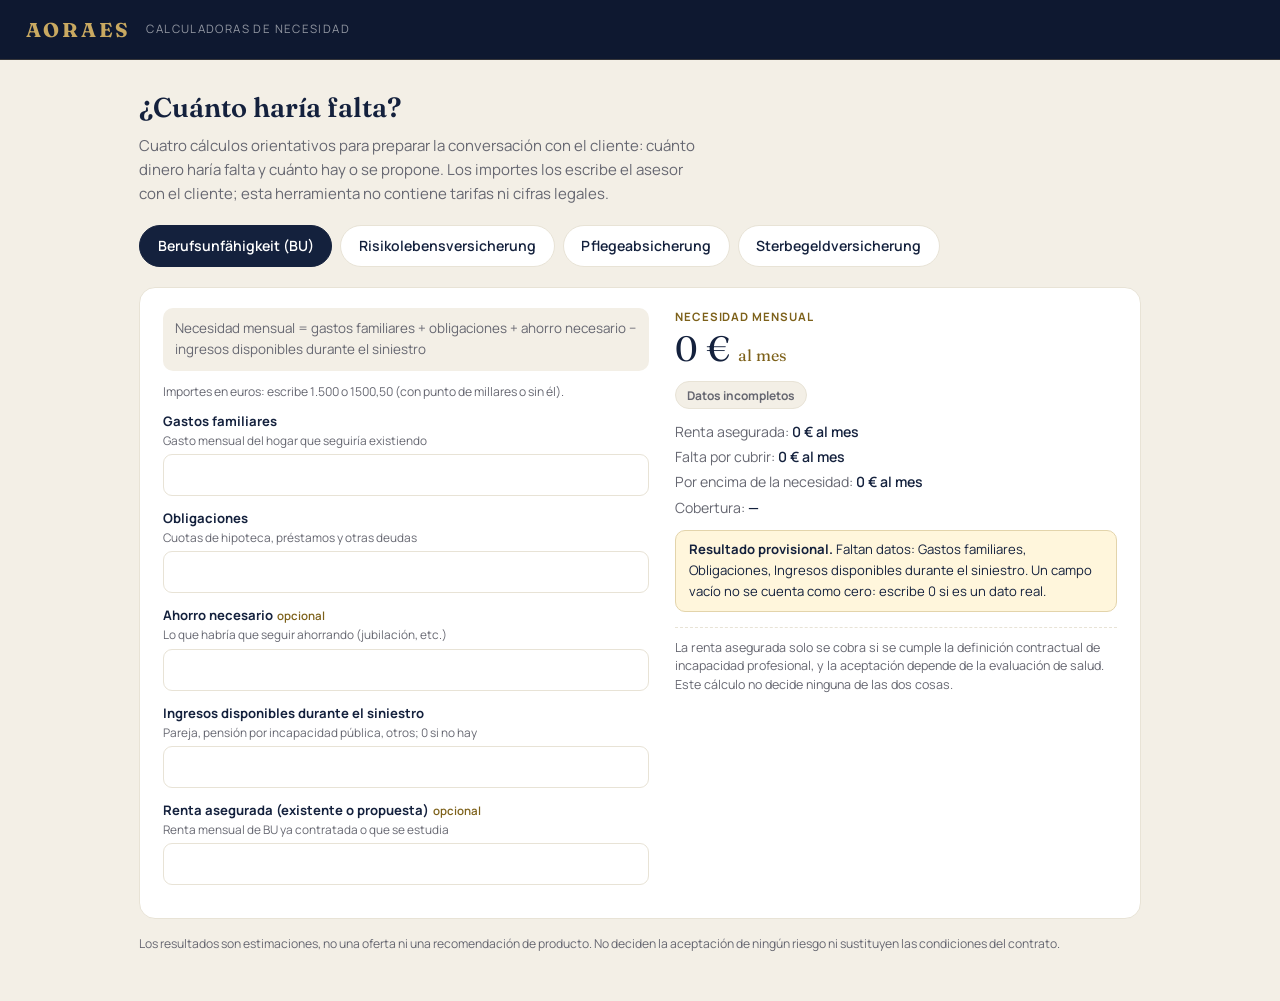
<file: necesidades.html>
<!DOCTYPE html>
<html lang="es">
<head>
<meta charset="UTF-8">
<meta name="viewport" content="width=device-width, initial-scale=1.0">
<meta name="robots" content="noindex, nofollow">
<title>AORAES · Calculadoras de necesidad</title>
<link rel="preload" href="fonts/Fraunces-opsz-wght-latin.woff2" as="font" type="font/woff2" crossorigin>
<link rel="preload" href="fonts/Manrope-wght-latin.woff2" as="font" type="font/woff2" crossorigin>
<link rel="stylesheet" href="fonts/fonts.css">
<link rel="icon" type="image/png" sizes="192x192" href="./icon-192.png">
<meta name="theme-color" content="#14213d">
<style>
*,*::before,*::after{box-sizing:border-box;margin:0;padding:0}
:root{--navy:#14213d;--midnight:#0e1830;--gold:#c9a961;--gold-deep:#a8842f;--gold-text:#7d611a;--gold-soft:#e3d4ab;--cream:#f3efe6;--ink:#14213d;--slate:#666771;--line:#e8e3d6;--clay:#b0473a;--sage:#4f7358;--sage-soft:#eaf2ec;
  --serif:'Fraunces',Georgia,serif;--sans:'Manrope',system-ui,-apple-system,sans-serif}
body{font-family:var(--sans);background:var(--cream);color:var(--ink);font-size:15px;line-height:1.6;-webkit-font-smoothing:antialiased}
@media(prefers-reduced-motion:reduce){*{animation:none!important;transition:none!important}}
.nav{background:var(--midnight);border-bottom:1px solid rgba(196,160,90,.22);display:flex;align-items:center;gap:1rem;padding:.85rem 1.6rem}
.nav b{font-family:var(--serif);font-size:1.25rem;color:var(--gold);letter-spacing:.14em}
.nav span{font-size:.72rem;letter-spacing:.12em;text-transform:uppercase;color:rgba(255,255,255,.55)}
main{max-width:1040px;margin:0 auto;padding:1.6rem 1.2rem 3rem}
h1{font-family:var(--serif);font-size:1.7rem;font-weight:600;margin-bottom:.3rem}
.lede{color:var(--slate);max-width:62ch;margin-bottom:1.2rem}
.tabs{display:flex;flex-wrap:wrap;gap:.5rem;margin-bottom:1.2rem}
.tabs button{font:inherit;font-weight:600;font-size:.88rem;padding:.55rem 1.1rem;border-radius:999px;border:1px solid var(--line);background:#fff;color:var(--ink);cursor:pointer}
.tabs button:hover{border-color:var(--gold)}
.tabs button[aria-selected="true"]{background:var(--navy);border-color:var(--navy);color:#fff}
.card{background:#fff;border:1px solid var(--line);border-radius:16px;padding:1.3rem 1.4rem;margin-bottom:1rem}
.grid{display:grid;grid-template-columns:minmax(0,1.1fr) minmax(0,1fr);gap:1.6rem}
@media(max-width:760px){.grid{grid-template-columns:1fr}}
.formula{font-size:.84rem;color:var(--slate);background:var(--cream);border-radius:10px;padding:.6rem .8rem;margin-bottom:1rem}
.f{display:block;margin-bottom:.75rem}
.f span{display:block;font-size:.82rem;font-weight:700;color:var(--navy)}
.f small{display:block;font-size:.74rem;color:var(--slate);margin-bottom:.2rem}
.f em{font-style:normal;font-size:.72rem;color:var(--gold-text);font-weight:600;margin-left:.3rem}
.f input{width:100%;font:inherit;padding:.5rem .65rem;border:1px solid var(--line);border-radius:9px;background:#fff;text-align:right}
.f input:focus{outline:2px solid var(--gold-deep);outline-offset:1px}
.res-lbl{font-size:.72rem;letter-spacing:.08em;text-transform:uppercase;color:var(--gold-text);font-weight:700}
.res-big{font-family:var(--serif);font-size:2.2rem;line-height:1.1;color:var(--navy);margin:.2rem 0 .6rem}
.res-big small{font-size:1rem;color:var(--gold-text)}
.rows{font-size:.88rem;color:var(--slate);line-height:1.8}
.rows b{color:var(--navy);font-weight:600}
.badge{display:inline-block;font-size:.75rem;font-weight:700;padding:.2rem .7rem;border-radius:999px;border:1px solid var(--line);margin:.2rem 0 .6rem}
.b-insuficiente{background:#fbeeea;border-color:#e7c3ba;color:#7a2f25}
.b-suficiente,.b-superior{background:var(--sage-soft);border-color:#c5d9cb;color:#2f6b45}
.b-sin_necesidad{background:var(--cream);color:var(--slate)}
.prov{background:#fff6dc;border:1px solid var(--gold-soft);border-radius:10px;padding:.55rem .8rem;font-size:.82rem;margin:.6rem 0}
.aviso{font-size:.78rem;color:var(--slate);line-height:1.5;border-top:1px dashed var(--line);padding-top:.7rem;margin-top:.9rem}
.note{font-size:.76rem;color:var(--slate);line-height:1.5}

/* Fase A · UX-06: anillo de foco visible para teclado (doble anillo: se ve sobre fondos claros y oscuros) */
:focus-visible{outline:2px solid #14213d!important;outline-offset:2px;box-shadow:0 0 0 4px #c9a961!important}
</style>
</head>
<body>
<div class="nav"><b>AORAES</b><span>Calculadoras de necesidad</span></div>
<main>
  <h1>¿Cuánto haría falta?</h1>
  <p class="lede">Cuatro cálculos orientativos para preparar la conversación con el cliente: cuánto dinero haría falta y cuánto hay o se propone. Los importes los escribe el asesor con el cliente; esta herramienta no contiene tarifas ni cifras legales.</p>
  <div class="tabs" id="tabs" role="tablist"></div>
  <div class="card" id="calc"></div>
  <p class="note">Los resultados son estimaciones, no una oferta ni una recomendación de producto. No deciden la aceptación de ningún riesgo ni sustituyen las condiciones del contrato.</p>
</main>
<script src="./necesidades.js?v=51254770"></script>
<script>
(function(){
  var VALORES={}, ACTIVA='bu';
  var $=function(id){return document.getElementById(id);};
  var esc=function(s){return String(s==null?'':s).replace(/&/g,'&amp;').replace(/</g,'&lt;').replace(/>/g,'&gt;').replace(/"/g,'&quot;');};
  var eur=function(n){return new Intl.NumberFormat('es-ES',{style:'currency',currency:'EUR',maximumFractionDigits:0,useGrouping:'always'}).format(n);};
  var pct=function(x){return (x*100).toFixed(0)+' %';};
  var ORDEN=['bu','risikoleben','pflege','sterbegeld'];

  function tabs(){ $('tabs').innerHTML=ORDEN.map(function(k){return '<button type="button" role="tab" data-k="'+k+'" aria-selected="'+(k===ACTIVA)+'">'+esc(NEC_CALCULADORAS[k].titulo)+'</button>';}).join(''); }
  function formulario(k){
    var c=NEC_CALCULADORAS[k]; VALORES[k]=VALORES[k]||{};
    return '<div class="grid"><div><div class="formula">'+esc(c.formula)+'</div><div class="note" style="margin:-.2rem 0 .6rem">Importes en euros: escribe 1.500 o 1500,50 (con punto de millares o sin él).</div>'+c.campos.map(function(f){
      var v=VALORES[k][f.k]; return '<label class="f"><span>'+esc(f.l)+(f.opcional?'<em>opcional</em>':'')+'</span><small>'+esc(f.ayuda)+'</small><input type="text" inputmode="decimal" data-f="'+f.k+'" value="'+esc(v==null?'':v)+'" autocomplete="off"></label>';
    }).join('')+'</div><div id="res" aria-live="polite"></div></div>';
  }
  // Con datos obligatorios sin escribir no se afirma ningún estado (un «sin necesidad» con el formulario vacío sería engañoso).
  function insignia(r){ return r.completo?'<span class="badge b-'+r.estado+'">'+esc(NEC_ESTADOS[r.estado])+'</span>':'<span class="badge b-sin_necesidad">Datos incompletos</span>'; }
  function filas(pares){ return '<div class="rows">'+pares.map(function(p){return '<div>'+esc(p[0])+': <b>'+p[1]+'</b></div>';}).join('')+'</div>'; }
  function resultado(k){
    var c=NEC_CALCULADORAS[k], r=c.calcular(VALORES[k]), h='';
    var prov=r.completo?'':'<div class="prov"><b>Resultado provisional.</b> Faltan datos: '+r.faltan.map(function(f){ var o=c.campos.filter(function(x){return x.k===f;})[0]; return esc(o.l); }).join(', ')+'. Un campo vacío no se cuenta como cero: escribe 0 si es un dato real.</div>';
    var inval=(r.invalidos&&r.invalidos.length)?'<div class="prov"><b>Importe no válido.</b> Revisa: '+r.invalidos.map(function(f){ var o=c.campos.filter(function(x){return x.k===f;})[0]; return esc(o?o.l:f); }).join(', ')+'. Escribe solo números, por ejemplo 1.500 o 1500,50; mientras tanto se cuenta como 0.</div>':'';
    var sinPlazo=(k==='sterbegeld'&&r.ahorroCalculable===false)?'<div class="prov">Indica los años de prima o de ahorro para calcular el ahorro mensual.</div>':'';
    if(k==='bu'){
      h='<div class="res-lbl">Necesidad mensual</div><div class="res-big">'+eur(r.necesidad)+' <small>al mes</small></div>'
       +insignia(r)
       +filas([['Renta asegurada',eur(r.rentaAsegurada)+' al mes'],['Falta por cubrir',eur(r.brecha)+' al mes'],['Por encima de la necesidad',eur(r.exceso)+' al mes'],['Cobertura',r.cobertura==null?'—':pct(r.cobertura)]]);
    } else if(k==='risikoleben'){
      h='<div class="res-lbl">Capital necesario</div><div class="res-big">'+eur(r.capitalNecesario)+'</div>'
       +insignia(r)
       +filas([['Obligaciones pendientes',eur(r.obligaciones)],['Necesidades futuras de los supervivientes',eur(r.necesidadesFuturas)],['Recursos disponibles',eur(r.recursos)],['De ellos, seguros existentes',eur(r.cubiertoPorSeguros)]]);
    } else if(k==='pflege'){
      h='<div class="res-lbl">Brecha mensual sin seguro</div><div class="res-big">'+eur(r.brechaSinSeguro)+' <small>al mes</small></div>'
       +insignia(r)
       +filas([['Brecha con la prestación contratada',eur(r.brechaConSeguro)+' al mes'],['Prestación contratada por encima de la brecha',eur(r.exceso)+' al mes'],['Reserva total sin seguro',eur(r.reservaSinSeguro)],['Reserva total con seguro',eur(r.reservaConSeguro)]]);
    } else {
      h='<div class="res-lbl">Capital necesario</div><div class="res-big">'+eur(r.capitalNecesario)+'</div>'
       +insignia(r)
       +filas([['Costes totales estimados',eur(r.costesTotales)],['Reserva ya dedicada',eur(r.reservaDedicada)],['Ahorro mensual para alcanzarlo en el plazo',(r.ahorroCalculable===false?'—':eur(r.ahorroMensualEquivalente)+' al mes')],['Primas totales del seguro en ese plazo',eur(r.primaTotal)]]);
    }
    return h+prov+inval+sinPlazo+'<div class="aviso">'+esc(c.aviso)+'</div>';
  }
  function pintar(){ var el=$('res'); if(el) el.innerHTML=resultado(ACTIVA); }
  function abrir(k){ ACTIVA=k; tabs(); $('calc').innerHTML=formulario(k); pintar(); }
  $('tabs').addEventListener('click',function(e){ var b=e.target.closest('[data-k]'); if(b) abrir(b.getAttribute('data-k')); });
  $('calc').addEventListener('input',function(e){ var k=e.target.getAttribute&&e.target.getAttribute('data-f'); if(!k) return; VALORES[ACTIVA][k]=e.target.value; pintar(); });
  abrir('bu');
})();
</script>
</body>
</html>
</file>
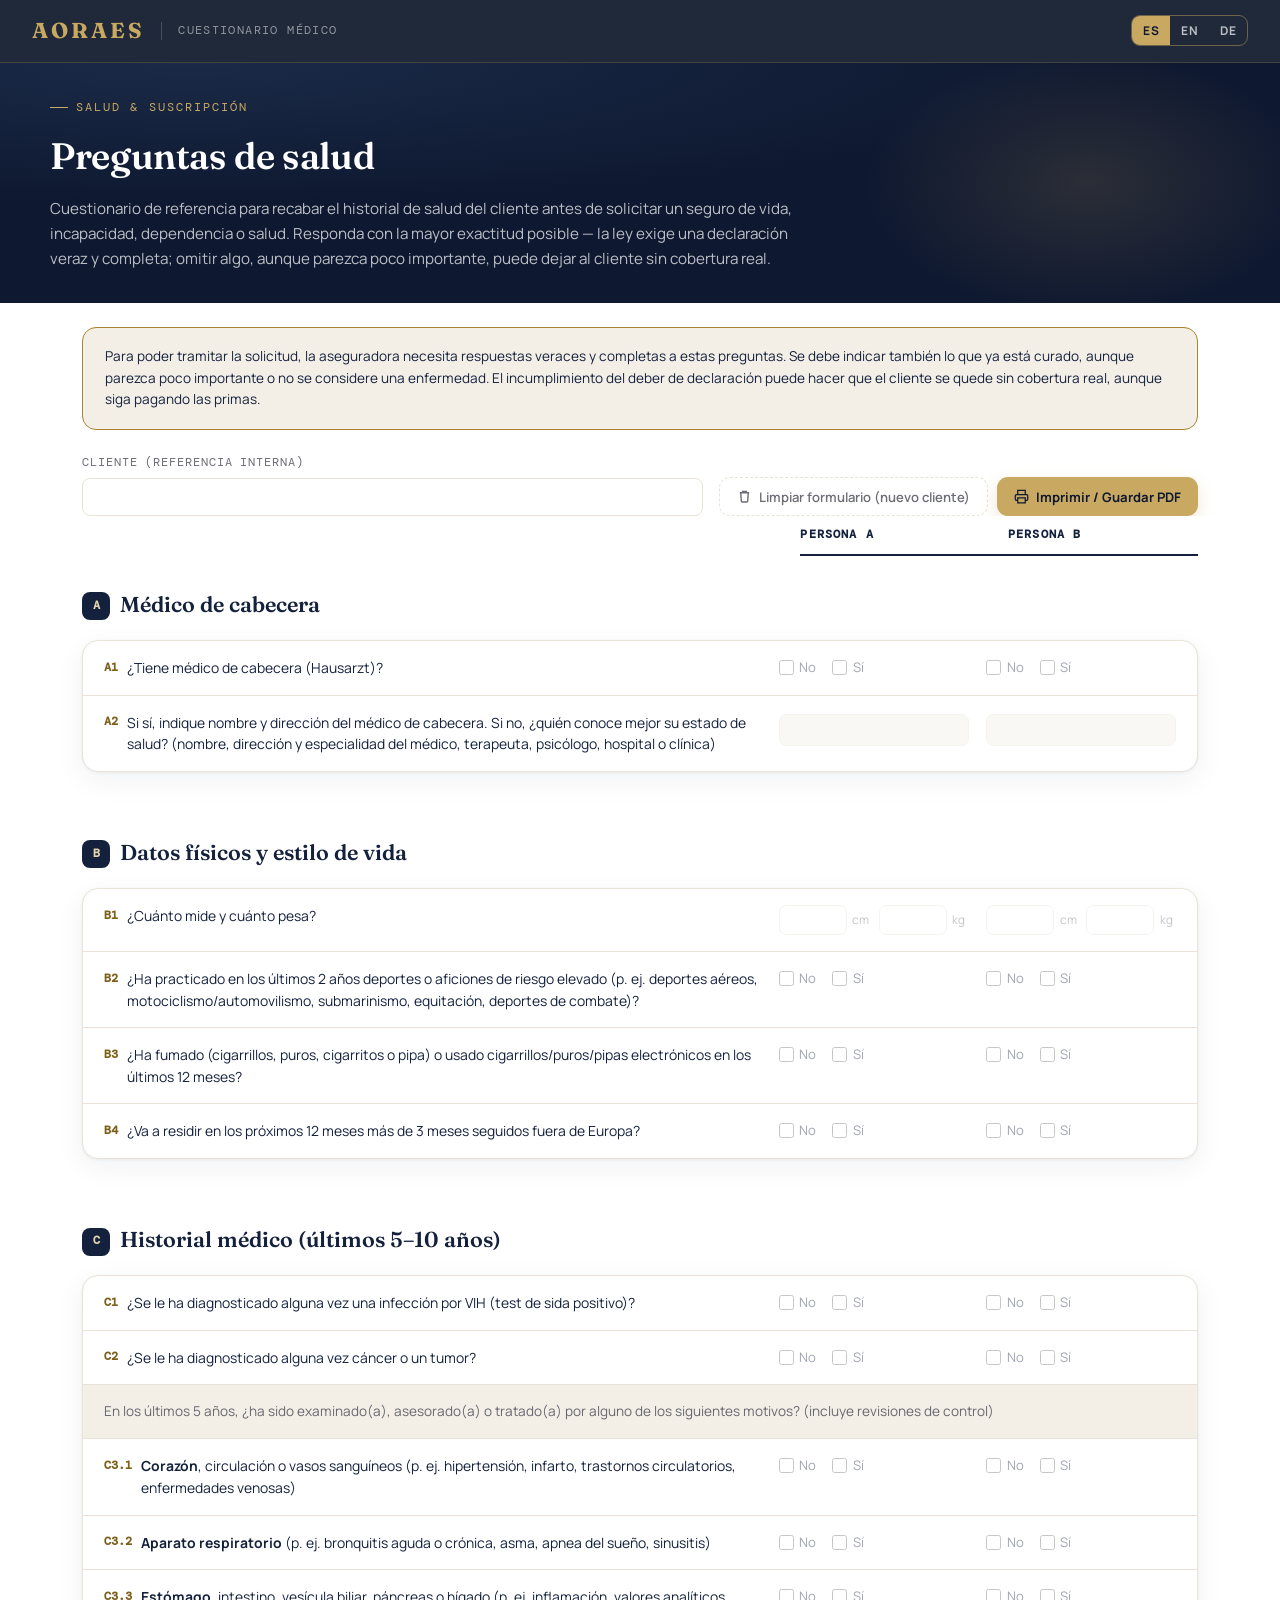
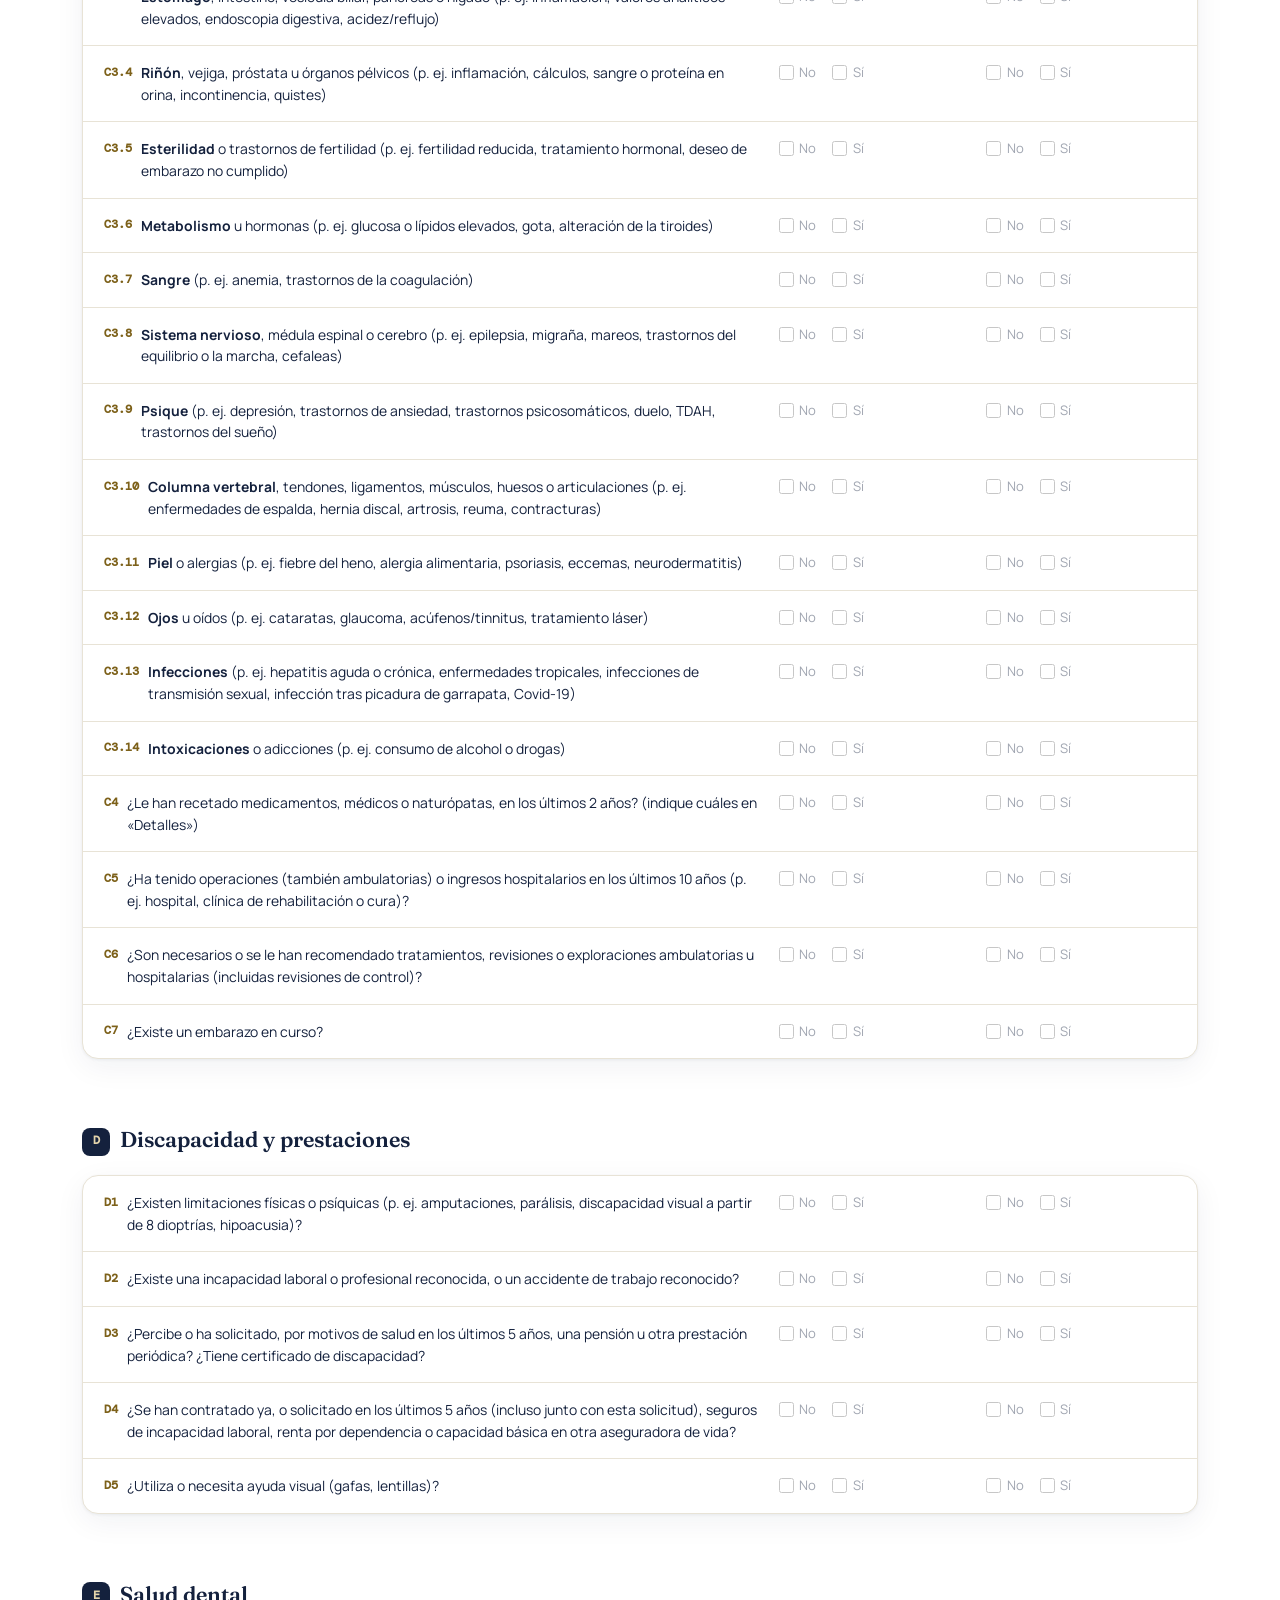
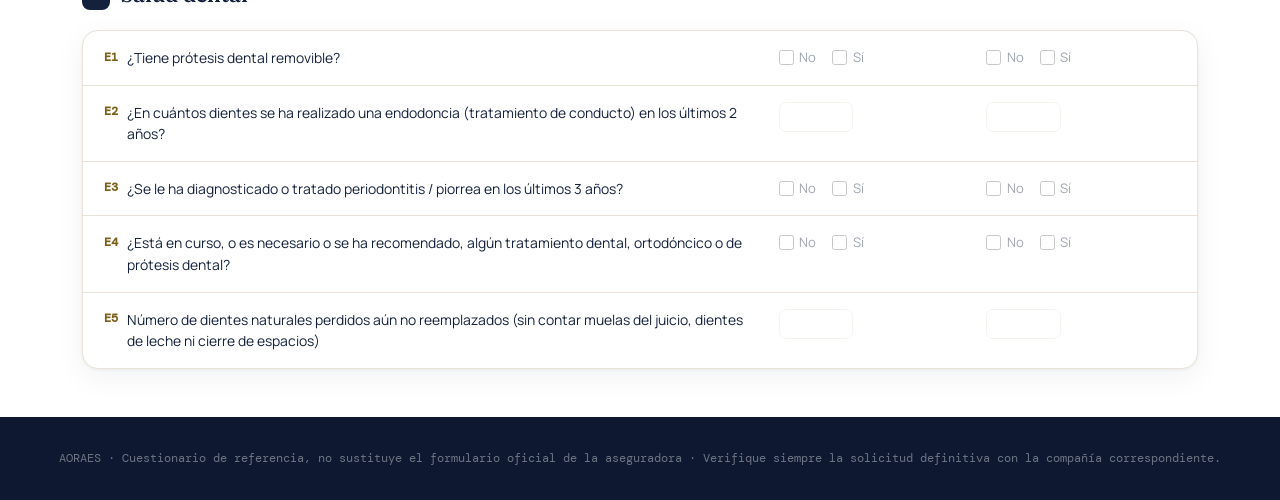
<file: preguntas-medicas.html>
<!DOCTYPE html>
<html lang="es">
<head>
<meta charset="UTF-8">
<meta name="viewport" content="width=device-width, initial-scale=1.0">
<meta name="robots" content="noindex, nofollow">
<title>AORAES · Preguntas de salud</title>
<link rel="preload" href="fonts/Fraunces-opsz-wght-latin.woff2" as="font" type="font/woff2" crossorigin>
<link rel="preload" href="fonts/Manrope-wght-latin.woff2" as="font" type="font/woff2" crossorigin>
<link rel="stylesheet" href="fonts/fonts.css">
<link rel="icon" type="image/png" sizes="192x192" href="./icon-192.png">
<link rel="icon" type="image/png" sizes="512x512" href="./icon-512.png">
<link rel="apple-touch-icon" href="./apple-touch-icon.png">
<link rel="manifest" href="./manifest.webmanifest">
<meta name="theme-color" content="#14213d">
<style>
*,*::before,*::after{box-sizing:border-box;margin:0;padding:0}
:root{
  --midnight:#0e1830; --navy:#14213d; --navy-soft:#3a5077;
  --gold:#c9a961; --gold-light:#e3d4ab; --gold-deep:#a8842f;--gold-text:#7d611a;
  --gold-glow:rgba(196,160,90,.16);
  --ivory:#ffffff; --cream:#f3efe6; --white:#ffffff;
  --ink:#14213d; --slate:#6c6d76; --mist:#e8e3d6;
  --sage:#4f7358; --sage-soft:#eaf2ec; --clay:#b0473a;
  --serif:'Fraunces',Georgia,serif;
  --sans:'Manrope',system-ui,-apple-system,sans-serif;
  --mono:'DM Mono',ui-monospace,monospace;
  --shadow:0 1px 3px rgba(20,33,61,.06),0 8px 30px rgba(20,33,61,.06);
  --shadow-lg:0 4px 12px rgba(20,33,61,.08),0 24px 60px rgba(13,23,41,.14);
}
html{scroll-behavior:smooth}
body{font-family:var(--sans);background:var(--ivory);color:var(--ink);font-size:15px;line-height:1.6;-webkit-font-smoothing:antialiased}
@media(prefers-reduced-motion:reduce){*{animation:none!important;transition:none!important;scroll-behavior:auto!important}}

.nav{position:sticky;top:0;z-index:50;background:rgba(13,23,41,.92);backdrop-filter:blur(12px);border-bottom:1px solid rgba(196,160,90,.22);display:flex;align-items:center;padding:.85rem 2rem;gap:1rem}
.nav-logo{font-family:var(--serif);font-size:1.35rem;font-weight:700;color:var(--gold);letter-spacing:.14em}
.nav-sep{width:1px;height:18px;background:rgba(255,255,255,.18)}
.nav-tag{font-family:var(--mono);font-size:.72rem;letter-spacing:.12em;text-transform:uppercase;color:rgba(255,255,255,.5)}
.nav-right{margin-left:auto;display:flex;align-items:center;gap:.9rem}
.nav-client{font-size:.8rem;color:rgba(255,255,255,.6)}
.nav-client b{color:var(--gold-light);font-weight:500}
.lang-switch{display:inline-flex;align-items:center;border:1px solid rgba(201,169,97,.45);border-radius:9px;overflow:hidden}
.lang-switch button{border:none;background:transparent;font-family:var(--sans);font-size:12px;font-weight:700;letter-spacing:.5px;color:rgba(255,255,255,.7);padding:6px 11px;cursor:pointer;transition:all .15s}
.lang-switch button.active{background:var(--gold);color:var(--midnight)}

.hero{background:radial-gradient(120% 100% at 15% 0%,#1a2a47 0%,var(--midnight) 60%);color:#ffffff;padding:2.25rem 2rem 2rem;position:relative;overflow:hidden}
.hero::after{content:"";position:absolute;right:-10%;top:-30%;width:50%;height:160%;background:radial-gradient(closest-side,var(--gold-glow),transparent 70%);pointer-events:none}
.hero-inner{max-width:1180px;margin:0 auto;position:relative;z-index:2}
.hero-eyebrow{font-family:var(--mono);font-size:.72rem;letter-spacing:.18em;text-transform:uppercase;color:var(--gold);margin-bottom:.6rem;display:flex;align-items:center;gap:.5rem}
.hero-eyebrow::before{content:"";width:18px;height:1px;background:var(--gold)}
.hero-title{font-family:var(--serif);font-size:clamp(1.6rem,3.4vw,2.3rem);font-weight:600;letter-spacing:-.01em;margin-bottom:.65rem}
.hero-lede{max-width:760px;color:rgba(255,255,255,.72);font-size:.95rem;line-height:1.65}

.disclaimer{max-width:1180px;margin:1.5rem auto 0;padding:0 2rem}
.disclaimer-box{border:1.5px solid var(--gold-deep);background:var(--cream);border-radius:14px;padding:1.1rem 1.4rem;font-size:.85rem;line-height:1.6;color:var(--ink)}
.disclaimer-box b{color:var(--navy)}

.toolbar{max-width:1180px;margin:1.5rem auto 0;padding:0 2rem;display:flex;flex-wrap:wrap;gap:1rem;align-items:flex-end;justify-content:space-between}
.tb-field{display:flex;flex-direction:column;gap:.35rem;min-width:260px;flex:1}
.tb-field label{font-family:var(--mono);font-size:.72rem;letter-spacing:.08em;text-transform:uppercase;color:var(--slate)}
.tb-field input{border:1px solid var(--mist);border-radius:8px;padding:.55rem .75rem;font-family:var(--sans);font-size:.9rem;background:var(--white);color:inherit}
.tb-field input:focus{outline:none;border-color:var(--gold)}
.tb-actions{display:flex;gap:.6rem;flex-wrap:wrap}
.btn{border:none;border-radius:11px;padding:.6rem 1.05rem;font-family:var(--sans);font-size:.82rem;font-weight:600;cursor:pointer;display:inline-flex;align-items:center;gap:.45rem;transition:.15s}
.btn svg{width:15px;height:15px}
.btn-primary{background:var(--gold);color:var(--midnight);font-weight:700;box-shadow:0 6px 16px rgba(201,169,97,.28)}
.btn-primary:hover{background:#bd9c55;box-shadow:0 8px 20px rgba(201,169,97,.34)}
.btn-ghost{background:transparent;border:1px dashed var(--mist);color:var(--slate)}
.btn-ghost:hover{border-color:var(--clay);color:var(--clay)}

.section{max-width:1180px;margin:0 auto;padding:2rem 2rem}
.section-head{margin-bottom:1.1rem}
.section-code{display:inline-flex;align-items:center;justify-content:center;width:28px;height:28px;border-radius:8px;background:var(--navy);color:var(--gold-light);font-family:var(--mono);font-size:.72rem;font-weight:700;margin-right:.6rem}
.section-title{font-family:var(--serif);font-size:1.35rem;font-weight:600;color:var(--navy);display:inline-flex;align-items:center;vertical-align:middle}

.qcard{background:var(--white);border:1px solid var(--mist);border-radius:16px;box-shadow:var(--shadow);overflow:hidden}
.qrow{display:grid;grid-template-columns:1fr 190px 190px;gap:1.1rem;align-items:start;padding:1rem 1.3rem;border-bottom:1px solid var(--mist)}
.qrow:last-child{border-bottom:none}
.qrow.qgroup-intro{background:var(--cream);grid-template-columns:1fr;font-size:.85rem;color:#666771;line-height:1.55}
.qrow.qgroup-intro b{color:var(--navy)}
.qtext{font-size:.87rem;line-height:1.55;color:var(--ink);display:flex;gap:.55rem}
.qtext .qcode{font-family:var(--mono);font-size:.72rem;color:var(--gold-text);font-weight:700;flex-shrink:0;padding-top:.1rem}
.qtext b{color:var(--navy)}
.qans{display:flex;flex-direction:column;gap:.5rem}
.qans-head{font-family:var(--mono);font-size:.72rem;letter-spacing:.08em;text-transform:uppercase;color:var(--slate);display:none}
.qcol.dim{opacity:.4}
.qcol.dim:focus-within,.qcol.dim:hover{opacity:1}
.yn{display:inline-flex;gap:1rem}
.yn label{display:inline-flex;align-items:center;gap:.35rem;font-size:.82rem;color:var(--ink);cursor:pointer;user-select:none}
.yn input[type=checkbox]{width:15px;height:15px;accent-color:var(--navy);cursor:pointer}
.qdetail{margin-top:.15rem;border:1px solid var(--mist);border-radius:7px;padding:.4rem .55rem;font-family:var(--sans);font-size:.78rem;background:var(--cream);color:inherit;display:none;width:100%}
.qdetail.show{display:block}
.qdetail:focus{outline:none;border-color:var(--gold)}
.qnum{display:flex;align-items:center;gap:.4rem}
.qnum input[type=number]{width:5.5em;border:1px solid var(--mist);border-radius:7px;padding:.35rem .5rem;font-family:var(--mono);font-size:.85rem;background:var(--white);color:inherit;text-align:right;-moz-appearance:textfield}
.qnum input[type=number]::-webkit-outer-spin-button,.qnum input[type=number]::-webkit-inner-spin-button{-webkit-appearance:none;margin:0}
.qnum input:focus{outline:none;border-color:var(--gold)}
.qmeasure{display:flex;gap:.6rem}
.qmeasure div{display:flex;align-items:center;gap:.35rem}
.qmeasure input{width:5em;border:1px solid var(--mist);border-radius:7px;padding:.35rem .5rem;font-family:var(--mono);font-size:.85rem;background:var(--white);color:inherit;text-align:right;-moz-appearance:textfield}
.qmeasure input::-webkit-outer-spin-button,.qmeasure input::-webkit-inner-spin-button{-webkit-appearance:none;margin:0}
.qmeasure input:focus{outline:none;border-color:var(--gold)}
.qmeasure span{font-size:.74rem;color:var(--slate)}
.qsub{margin-top:.3rem;padding-left:.2rem}

.cols-head{max-width:1180px;margin:0 auto;padding:0 2rem;display:grid;grid-template-columns:1fr 190px 190px;gap:1.1rem;position:sticky;top:60px;z-index:20;background:var(--ivory)}
.cols-head-inner{grid-column:2/4;display:grid;grid-template-columns:190px 190px;gap:1.1rem;padding:.6rem 0;border-bottom:2px solid var(--navy)}
.cols-head-inner .ch{font-family:var(--mono);font-size:.72rem;letter-spacing:.1em;text-transform:uppercase;color:var(--navy);font-weight:700}

.foot{background:var(--midnight);color:rgba(255,255,255,.4);text-align:center;padding:2rem;font-size:.72rem;font-family:var(--mono);line-height:1.7;margin-top:1rem}
.foot b{color:var(--gold);opacity:.8}

@media(max-width:760px){
  .qrow{grid-template-columns:1fr}
  .qans-head{display:block;margin-top:.3rem}
  .cols-head{display:none}
}
/* Fase E: móvil y táctil — nav sin desbordar, casillas y botones más fáciles de pulsar */
@media(max-width:680px){
  .nav{padding:.7rem 1rem;gap:.6rem}
  .nav-sep,.nav-tag,.nav-client{display:none}
}
@media(max-width:760px),(pointer:coarse){
  .yn input[type=checkbox]{width:22px;height:22px}
  .yn label{min-height:40px;padding-right:.4rem}
  .lang-switch button{min-height:40px;padding-inline:14px}
}
@media print{
  .nav,.toolbar,.cols-head{display:none!important}
  .hero{background:var(--navy)!important;-webkit-print-color-adjust:exact;print-color-adjust:exact}
  .qcard{box-shadow:none;break-inside:avoid}
  .qrow{break-inside:avoid}
  body{font-size:12px}
}

/* Fase A · UX-06: anillo de foco visible para teclado (doble anillo: se ve sobre fondos claros y oscuros) */
:focus-visible{outline:2px solid #14213d!important;outline-offset:2px;box-shadow:0 0 0 4px #c9a961!important}
</style>
</head>
<body>

<nav class="nav">
  <div class="nav-logo">AORAES</div>
  <div class="nav-sep"></div>
  <div class="nav-tag" data-i18n="nav_tag">Cuestionario médico</div>
  <div class="nav-right">
    <div class="nav-client" id="nav-client-wrap" style="display:none"><span data-i18n="prepared_for">Preparado para</span> <b id="nav-client-name">—</b></div>
    <div class="lang-switch">
      <button type="button" data-lang="es">ES</button>
      <button type="button" data-lang="en">EN</button>
      <button type="button" data-lang="de">DE</button>
    </div>
  </div>
</nav>

<header class="hero">
  <div class="hero-inner">
    <div class="hero-eyebrow" data-i18n="hero_eyebrow">Salud &amp; suscripción</div>
    <h1 class="hero-title" data-i18n="hero_title">Preguntas de salud</h1>
    <p class="hero-lede" data-i18n="hero_lede">Cuestionario de referencia para recabar el historial de salud del cliente antes de solicitar un seguro de vida, incapacidad, dependencia o salud.</p>
  </div>
</header>

<div class="disclaimer">
  <div class="disclaimer-box" data-i18n="disclaimer">Para poder tramitar la solicitud, la aseguradora necesita respuestas veraces y completas a estas preguntas.</div>
</div>

<div class="toolbar">
  <div class="tb-field" id="tb-client-field">
    <label data-i18n="client_label" for="tb-client">Cliente (referencia interna)</label>
    <input type="text" id="tb-client" autocomplete="off">
  </div>
  <div class="tb-actions">
    <button type="button" class="btn btn-ghost" id="btn-clear">
      <svg viewBox="0 0 16 16" fill="none" stroke="currentColor" stroke-width="1.5"><path d="M3 4h10M6 4V2.5h4V4M4 4l.6 9a1 1 0 0 0 1 .9h4.8a1 1 0 0 0 1-.9L12 4"/></svg>
      <span id="btn-clear-label">Limpiar formulario (nuevo cliente)</span>
    </button>
    <button type="button" class="btn btn-primary" id="btn-print">
      <svg viewBox="0 0 24 24" fill="none" stroke="currentColor" stroke-width="2"><path d="M6 9V2h12v7M6 18H4a2 2 0 0 1-2-2v-5a2 2 0 0 1 2-2h16a2 2 0 0 1 2 2v5a2 2 0 0 1-2 2h-2M6 14h12v8H6z"/></svg>
      <span data-i18n="btn_print">Imprimir / Guardar PDF</span>
    </button>
  </div>
</div>

<div class="cols-head">
  <div class="cols-head-inner">
    <div class="ch" data-i18n="persona_a">Persona A</div>
    <div class="ch" data-i18n="persona_b">Persona B</div>
  </div>
</div>

<main id="qroot"></main>

<div class="foot" data-i18n="footer">AORAES · Cuestionario de referencia, no sustituye el formulario oficial de la aseguradora.</div>

<script>
(function(){
'use strict';

var UI = {
  es:{
    nav_tag:'Cuestionario médico',
    hero_eyebrow:'Salud & suscripción',
    hero_title:'Preguntas de salud',
    hero_lede:'Cuestionario de referencia para recabar el historial de salud del cliente antes de solicitar un seguro de vida, incapacidad, dependencia o salud. Responda con la mayor exactitud posible — la ley exige una declaración veraz y completa; omitir algo, aunque parezca poco importante, puede dejar al cliente sin cobertura real.',
    disclaimer:'Para poder tramitar la solicitud, la aseguradora necesita respuestas veraces y completas a estas preguntas. Se debe indicar también lo que ya está curado, aunque parezca poco importante o no se considere una enfermedad. El incumplimiento del deber de declaración puede hacer que el cliente se quede sin cobertura real, aunque siga pagando las primas.',
    client_label:'Cliente (referencia interna)',
    btn_clear:'Limpiar formulario (nuevo cliente)',
    btn_print:'Imprimir / Guardar PDF',
    persona_a:'Persona A',
    persona_b:'Persona B',
    footer:'AORAES · Cuestionario de referencia, no sustituye el formulario oficial de la aseguradora · Verifique siempre la solicitud definitiva con la compañía correspondiente.',
    no:'No', si:'Sí', detail_ph:'Detalles...',
    confirm_clear:'¿Seguro que quieres limpiar el formulario? Se perderán todas las respuestas guardadas.',
    prepared_for:'Preparado para',
    btn_clear_client:'Limpiar respuestas de este cliente',
    confirm_clear_client:'¿Seguro que quieres borrar las respuestas médicas de {0}? No se puede deshacer.'
  },
  en:{
    nav_tag:'Medical questionnaire',
    hero_eyebrow:'Health & underwriting',
    hero_title:'Health questions',
    hero_lede:'Reference questionnaire to gather the client’s health history before applying for life, disability, long-term care, or health insurance. Answer as accurately as possible — the law requires a truthful and complete disclosure; omitting something, even if it seems unimportant, can leave the client without real coverage.',
    disclaimer:'To process the application, the insurer needs truthful and complete answers to these questions. This includes anything already resolved, even if it seems unimportant or was not considered an illness. Breaching the duty of disclosure can mean the client has no real coverage even while still paying premiums.',
    client_label:'Client (internal reference)',
    btn_clear:'Clear form (new client)',
    btn_print:'Print / Save as PDF',
    persona_a:'Person A',
    persona_b:'Person B',
    footer:'AORAES · Reference questionnaire, does not replace the insurer’s official form · Always verify the final application with the relevant company.',
    no:'No', si:'Yes', detail_ph:'Details...',
    confirm_clear:'Are you sure you want to clear the form? All saved answers will be lost.',
    prepared_for:'Prepared for',
    btn_clear_client:'Clear this client’s answers',
    confirm_clear_client:'Are you sure you want to delete the medical answers for {0}? This cannot be undone.'
  },
  de:{
    nav_tag:'Gesundheitsfragebogen',
    hero_eyebrow:'Gesundheit & Risikoprüfung',
    hero_title:'Gesundheitsfragen',
    hero_lede:'Referenzfragebogen zur Erfassung der Gesundheitshistorie des Kunden vor Beantragung einer Lebens-, BU-, Pflege- oder Krankenversicherung. Bitte so genau wie möglich beantworten — das Gesetz verlangt eine wahrheitsgemäße und vollständige Angabe; das Weglassen von Angaben, auch wenn sie unwesentlich erscheinen, kann dazu führen, dass kein tatsächlicher Versicherungsschutz besteht.',
    disclaimer:'Um den Antrag prüfen zu können, benötigt die Versicherung wahrheitsgemäße und vollständige Antworten auf diese Fragen. Anzugeben ist auch, was ausgeheilt ist, selbst wenn es als unwesentlich empfunden bzw. nicht als Krankheit behandelt wurde. Die Verletzung der Anzeigepflicht kann dazu führen, dass kein tatsächlicher Versicherungsschutz besteht, obwohl weiterhin Beiträge gezahlt werden.',
    client_label:'Kunde (interne Referenz)',
    btn_clear:'Formular leeren (neuer Kunde)',
    btn_print:'Drucken / Als PDF speichern',
    persona_a:'Person A',
    persona_b:'Person B',
    footer:'AORAES · Referenzfragebogen, ersetzt nicht das offizielle Formular des Versicherers · Bitte den endgültigen Antrag stets mit dem jeweiligen Unternehmen abgleichen.',
    no:'Nein', si:'Ja', detail_ph:'Erläuterungen...',
    confirm_clear:'Formular wirklich leeren? Alle gespeicherten Antworten gehen verloren.',
    prepared_for:'Erstellt für',
    btn_clear_client:'Antworten dieses Kunden löschen',
    confirm_clear_client:'Gesundheitsantworten von {0} wirklich löschen? Dies kann nicht rückgängig gemacht werden.'
  }
};

// ---- question bank ----
// type: 'yn' (nein/ja, optional detail), 'text' (free text), 'measure' (cm/kg),
//       'number' (single count), 'yn-sub' (yn + up to 2 sub yn fields), 'group-intro'
var SECTIONS = [
  { id:'A', title:{es:'Médico de cabecera',en:'Family doctor',de:'Hausarzt'}, items:[
    { id:'a1', code:'A1', type:'yn',
      text:{es:'¿Tiene médico de cabecera (Hausarzt)?', en:'Do you have a family/general practitioner (Hausarzt)?', de:'Haben Sie einen Hausarzt?'} },
    { id:'a2', code:'A2', type:'text',
      text:{es:'Si sí, indique nombre y dirección del médico de cabecera. Si no, ¿quién conoce mejor su estado de salud? (nombre, dirección y especialidad del médico, terapeuta, psicólogo, hospital o clínica)',
            en:'If yes, name and address of the family doctor. If no, who is best informed about your health (name, address and specialty of the doctor, practitioner, psychologist, hospital/clinic)?',
            de:'Wenn ja, Name und Anschrift des Hausarztes. Wenn nein, wer ist am besten über Ihren Gesundheitszustand informiert (Name, Anschrift und Fachrichtung des Arztes, Heilpraktikers, Psychologen, Krankenhauses/Kurklinik)?'} }
  ]},
  { id:'B', title:{es:'Datos físicos y estilo de vida',en:'Physical data & lifestyle',de:'Körperdaten & Lebensstil'}, items:[
    { id:'b1', code:'B1', type:'measure',
      text:{es:'¿Cuánto mide y cuánto pesa?', en:'What is your height and weight?', de:'Wie groß und wie schwer sind Sie?'} },
    { id:'b2', code:'B2', type:'yn', detail:true,
      text:{es:'¿Ha practicado en los últimos 2 años deportes o aficiones de riesgo elevado (p. ej. deportes aéreos, motociclismo/automovilismo, submarinismo, equitación, deportes de combate)?',
            en:'In the last 2 years, have you practiced any high-risk sports or hobbies (e.g. aviation sports, motor sports, diving, horse riding, combat sports)?',
            de:'Haben Sie in den letzten zwei Jahren Sportarten und Hobbys mit erhöhtem Risiko ausgeübt (z. B. Flugsport, Motorsport, Tauchsport, Reitsport, Kampfsport)?'},
      detailPh:{es:'¿Cuáles?', en:'Which ones?', de:'Welche?'} },
    { id:'b3', code:'B3', type:'yn',
      text:{es:'¿Ha fumado (cigarrillos, puros, cigarritos o pipa) o usado cigarrillos/puros/pipas electrónicos en los últimos 12 meses?',
            en:'In the last 12 months, have you smoked (cigarettes, cigars, cigarillos or pipe) or used electronic cigarettes/cigars/pipes?',
            de:'Haben Sie in den letzten 12 Monaten Zigaretten, Zigarren, Zigarillos oder Pfeife geraucht bzw. elektrische Zigaretten, elektrische Zigarren, elektrische Zigarillos oder elektrische Pfeifen benutzt?'} },
    { id:'b4', code:'B4', type:'yn', detail:true,
      text:{es:'¿Va a residir en los próximos 12 meses más de 3 meses seguidos fuera de Europa?',
            en:'Will you be staying outside Europe for more than 3 consecutive months at any point in the next 12 months?',
            de:'Werden Sie sich innerhalb der nächsten 12 Monate für einen Zeitraum von mehr als 3 Monaten im außereuropäischen Ausland aufhalten?'},
      detailPh:{es:'País', en:'Country', de:'Land'} }
  ]},
  { id:'C', title:{es:'Historial médico (últimos 5–10 años)',en:'Medical history (last 5–10 years)',de:'Krankengeschichte (letzte 5–10 Jahre)'}, items:[
    { id:'c1', code:'C1', type:'yn',
      text:{es:'¿Se le ha diagnosticado alguna vez una infección por VIH (test de sida positivo)?',
            en:'Have you ever been diagnosed with an HIV infection (positive AIDS test)?',
            de:'Wurde bei Ihnen jemals eine HIV-Infektion festgestellt (positiver AIDS-Test)?'} },
    { id:'c2', code:'C2', type:'yn',
      text:{es:'¿Se le ha diagnosticado alguna vez cáncer o un tumor?',
            en:'Have you ever been diagnosed with cancer or a tumor?',
            de:'Wurde bei Ihnen jemals eine Krebs- oder Tumorerkrankung festgestellt?'} },
    { id:'c3', code:'C3', type:'group-intro',
      text:{es:'En los últimos 5 años, ¿ha sido examinado(a), asesorado(a) o tratado(a) por alguno de los siguientes motivos? (incluye revisiones de control)',
            en:'In the last 5 years, have you been examined, advised on, or treated for any of the following? (including check-ups)',
            de:'Haben oder hatten Sie in den letzten 5 Jahren in folgenden Bereichen Krankheiten, Unfallfolgen, Verletzungen oder Beschwerden? Haben Untersuchungen (inklusive Kontrolluntersuchungen), Beratungen oder Behandlungen stattgefunden?'} },
    { id:'c3_1', code:'C3.1', type:'yn', detail:true, html:true,
      text:{es:'<b>Corazón</b>, circulación o vasos sanguíneos (p. ej. hipertensión, infarto, trastornos circulatorios, enfermedades venosas)',
            en:'<b>Heart</b>, circulation or blood vessels (e.g. high blood pressure, heart attack, circulatory disorders, venous disease)',
            de:'<b>Herz</b>, Kreislauf oder Gefäße (z. B. Bluthochdruck, Infarkt, Durchblutungsstörungen, Venenerkrankungen)'} },
    { id:'c3_2', code:'C3.2', type:'yn', detail:true, html:true,
      text:{es:'<b>Aparato respiratorio</b> (p. ej. bronquitis aguda o crónica, asma, apnea del sueño, sinusitis)',
            en:'<b>Respiratory system</b> (e.g. acute or chronic bronchitis, asthma, sleep apnea, sinusitis)',
            de:'<b>Atmungsorgane</b> (z. B. akute oder chronische Bronchitis, Asthma, Schlafapnoe, Entzündung der Nasennebenhöhlen)'} },
    { id:'c3_3', code:'C3.3', type:'yn', detail:true, html:true,
      text:{es:'<b>Estómago</b>, intestino, vesícula biliar, páncreas o hígado (p. ej. inflamación, valores analíticos elevados, endoscopia digestiva, acidez/reflujo)',
            en:'<b>Stomach</b>, intestines, gallbladder, pancreas or liver (e.g. inflammation, elevated lab values, endoscopy/colonoscopy, heartburn)',
            de:'<b>Magen</b>, Darm, Galle, Bauchspeicheldrüse oder Leber (z. B. Entzündung, erhöhte Laborwerte, Magen-Darm-Spiegelung, Sodbrennen)'} },
    { id:'c3_4', code:'C3.4', type:'yn', detail:true, html:true,
      text:{es:'<b>Riñón</b>, vejiga, próstata u órganos pélvicos (p. ej. inflamación, cálculos, sangre o proteína en orina, incontinencia, quistes)',
            en:'<b>Kidney</b>, bladder, prostate or pelvic organs (e.g. inflammation, stones, blood/protein in urine, incontinence, cysts)',
            de:'<b>Niere</b>, Blase, Prostata oder Unterleibsorgane (z. B. Entzündung, Steinleiden, Blut- oder Eiweißausscheidung, Harninkontinenz, Zysten)'} },
    { id:'c3_5', code:'C3.5', type:'yn', detail:true, html:true,
      text:{es:'<b>Esterilidad</b> o trastornos de fertilidad (p. ej. fertilidad reducida, tratamiento hormonal, deseo de embarazo no cumplido)',
            en:'<b>Infertility</b> or fertility disorders (e.g. reduced fertility, hormone treatment, unfulfilled wish to have children)',
            de:'<b>Sterilität</b> oder Fruchtbarkeitsstörung (z. B. eingeschränkte Fruchtbarkeit, Hormonbehandlung, unerfüllter Kinderwunsch)'} },
    { id:'c3_6', code:'C3.6', type:'yn', detail:true, html:true,
      text:{es:'<b>Metabolismo</b> u hormonas (p. ej. glucosa o lípidos elevados, gota, alteración de la tiroides)',
            en:'<b>Metabolism</b> or hormones (e.g. elevated blood sugar or lipids, gout, thyroid dysfunction)',
            de:'<b>Stoffwechsel</b> oder Hormonhaushalt (z. B. erhöhte Blutzucker- oder Blutfettwerte, Gicht, Funktionsstörung der Schilddrüse)'} },
    { id:'c3_7', code:'C3.7', type:'yn', detail:true, html:true,
      text:{es:'<b>Sangre</b> (p. ej. anemia, trastornos de la coagulación)',
            en:'<b>Blood</b> disorders (e.g. anemia, coagulation disorders)',
            de:'<b>Bluterkrankungen</b> (z. B. Anämie, Blutgerinnungsstörung)'} },
    { id:'c3_8', code:'C3.8', type:'yn', detail:true, html:true,
      text:{es:'<b>Sistema nervioso</b>, médula espinal o cerebro (p. ej. epilepsia, migraña, mareos, trastornos del equilibrio o la marcha, cefaleas)',
            en:'<b>Nervous system</b>, spinal cord or brain (e.g. epilepsy, migraine, dizziness, balance or gait disorders, headaches)',
            de:'<b>Nervensystem</b>, Rückenmark oder Gehirn (z. B. Epilepsie, Migräne, Schwindel, Stand-, Gang- oder Gleichgewichtsstörungen, Kopfschmerzen)'} },
    { id:'c3_9', code:'C3.9', type:'yn', detail:true, html:true,
      text:{es:'<b>Psique</b> (p. ej. depresión, trastornos de ansiedad, trastornos psicosomáticos, duelo, TDAH, trastornos del sueño)',
            en:'<b>Mental health</b> (e.g. depression, anxiety disorders, psychosomatic disorders, grief/loss, ADHD, sleep disorders)',
            de:'<b>Psyche</b> (z. B. Depressionen, Angststörungen, psychosomatische Störungen, Trennungs- und Trauerproblematik, ADS, Schlafstörung)'} },
    { id:'c3_10', code:'C3.10', type:'yn', detail:true, html:true,
      text:{es:'<b>Columna vertebral</b>, tendones, ligamentos, músculos, huesos o articulaciones (p. ej. enfermedades de espalda, hernia discal, artrosis, reuma, contracturas)',
            en:'<b>Spine</b>, tendons, ligaments, muscles, bones or joints (e.g. back conditions, disc problems, osteoarthritis, rheumatism, muscle tension)',
            de:'<b>Wirbelsäule</b>, Sehnen, Bänder, Muskeln, Knochen oder Gelenke (z. B. Rücken-, Bandscheiben- oder Knieerkrankungen, Arthrose, Rheuma, Verspannungen)'} },
    { id:'c3_11', code:'C3.11', type:'yn', detail:true, html:true,
      text:{es:'<b>Piel</b> o alergias (p. ej. fiebre del heno, alergia alimentaria, psoriasis, eccemas, neurodermatitis)',
            en:'<b>Skin</b> or allergies (e.g. hay fever, food allergy, psoriasis, eczema, atopic dermatitis)',
            de:'<b>Haut</b> oder Allergien (z. B. Heuschnupfen, Nahrungsmittelallergie, Schuppenflechte, Ekzeme, Neurodermitis)'} },
    { id:'c3_12', code:'C3.12', type:'yn', detail:true, html:true,
      text:{es:'<b>Ojos</b> u oídos (p. ej. cataratas, glaucoma, acúfenos/tinnitus, tratamiento láser)',
            en:'<b>Eyes</b> or ears (e.g. cataracts, glaucoma, tinnitus, laser treatment)',
            de:'<b>Augen</b> oder Ohren (z. B. grauer oder grüner Star, Tinnitus, Laserbehandlung)'} },
    { id:'c3_13', code:'C3.13', type:'yn', detail:true, html:true,
      text:{es:'<b>Infecciones</b> (p. ej. hepatitis aguda o crónica, enfermedades tropicales, infecciones de transmisión sexual, infección tras picadura de garrapata, Covid-19)',
            en:'<b>Infections</b> (e.g. acute or chronic hepatitis, tropical diseases, sexually transmitted infections, tick-bite infection, Covid-19)',
            de:'<b>Infektionen</b> (z. B. akute oder chronische Hepatitis, Tropenkrankheiten, Geschlechtserkrankungen, Infektion nach Zeckenbiss, Covid-19)'} },
    { id:'c3_14', code:'C3.14', type:'yn', detail:true, html:true,
      text:{es:'<b>Intoxicaciones</b> o adicciones (p. ej. consumo de alcohol o drogas)',
            en:'<b>Poisoning</b> or addiction (e.g. alcohol or drug use)',
            de:'<b>Vergiftungen</b> oder Suchterkrankungen (z. B. Alkohol- oder Drogenkonsum)'} },
    { id:'c4', code:'C4', type:'yn', detail:true,
      text:{es:'¿Le han recetado medicamentos, médicos o naturópatas, en los últimos 2 años? (indique cuáles en «Detalles»)',
            en:'In the last 2 years, have doctors or alternative practitioners prescribed you any medication? (please list in “Details”)',
            de:'Wurden Ihnen in den letzten 2 Jahren von Ärzten oder Heilpraktikern Medikamente verordnet? (bitte Medikamente unter Erläuterungen angeben)'} },
    { id:'c5', code:'C5', type:'yn',
      text:{es:'¿Ha tenido operaciones (también ambulatorias) o ingresos hospitalarios en los últimos 10 años (p. ej. hospital, clínica de rehabilitación o cura)?',
            en:'In the last 10 years, have you had any operations (including outpatient) or hospital stays (e.g. hospital, rehab or spa clinic)?',
            de:'Haben in den letzten 10 Jahren Operationen (auch ambulante) oder stationäre Aufenthalte (z. B. Krankenhaus, Reha- oder Kurklinik) stattgefunden?'} },
    { id:'c6', code:'C6', type:'yn',
      text:{es:'¿Son necesarios o se le han recomendado tratamientos, revisiones o exploraciones ambulatorias u hospitalarias (incluidas revisiones de control)?',
            en:'Are any outpatient or inpatient treatments, consultations or examinations necessary or recommended (including check-ups)?',
            de:'Sind ambulante oder stationäre Behandlungen, Beratungen oder Untersuchungen (auch Kontrolluntersuchungen) notwendig oder angeraten?'} },
    { id:'c7', code:'C7', type:'yn', detail:true,
      text:{es:'¿Existe un embarazo en curso?', en:'Is there a current pregnancy?', de:'Besteht eine Schwangerschaft?'},
      detailPh:{es:'Semana de embarazo al solicitar', en:'Week of pregnancy at application', de:'Schwangerschaftswoche bei Antragstellung'} }
  ]},
  { id:'D', title:{es:'Discapacidad y prestaciones',en:'Disability & benefits',de:'Behinderung & Leistungen'}, items:[
    { id:'d1', code:'D1', type:'yn', detail:true,
      text:{es:'¿Existen limitaciones físicas o psíquicas (p. ej. amputaciones, parálisis, discapacidad visual a partir de 8 dioptrías, hipoacusia)?',
            en:'Do you have any physical or mental impairments (e.g. amputations, paralysis, visual impairment from 8 diopters, hearing loss)?',
            de:'Bestehen geistige oder körperliche Beeinträchtigungen (z. B. Amputationen, Lähmungen, Fehlsichtigkeit ab 8 Dioptrien, Schwerhörigkeit)?'},
      detailPh:{es:'Diagnóstico y grado', en:'Diagnosis and degree', de:'Diagnose und Grad'} },
    { id:'d2', code:'D2', type:'yn', detail:true,
      text:{es:'¿Existe una incapacidad laboral o profesional reconocida, o un accidente de trabajo reconocido?',
            en:'Has a reduced earning capacity, occupational disability, or a recognized work accident been established?',
            de:'Besteht Erwerbsminderung, Berufsunfähigkeit oder ist ein Arbeitsunfall anerkannt?'},
      detailPh:{es:'% y adjuntar resolución', en:'% and attach official decision', de:'%-Satz und Bescheid'} },
    { id:'d3', code:'D3', type:'yn', detail:true,
      text:{es:'¿Percibe o ha solicitado, por motivos de salud en los últimos 5 años, una pensión u otra prestación periódica? ¿Tiene certificado de discapacidad?',
            en:'Do you receive, or have you applied for in the last 5 years, a pension or other recurring benefit for health reasons? Do you hold a disability certificate?',
            de:'Bezogen/Beziehen Sie aus gesundheitlichen Gründen eine Rente/eine sonstige wiederkehrende Leistung, haben Sie einen Schwerbehindertenausweis, oder haben Sie in den letzten 5 Jahren eine solche Leistung beantragt?'},
      detailPh:{es:'Porcentaje / detalles', en:'Percentage / details', de:'Prozentsatz / Erläuterungen'} },
    { id:'d4', code:'D4', type:'yn', detail:true,
      text:{es:'¿Se han contratado ya, o solicitado en los últimos 5 años (incluso junto con esta solicitud), seguros de incapacidad laboral, renta por dependencia o capacidad básica en otra aseguradora de vida?',
            en:'Have occupational disability, long-term care, or basic-ability insurance policies already been taken out with another life insurer, or applied for in the last 5 years (even together with this application)?',
            de:'Wurden bereits Berufs-/Erwerbsunfähigkeits-, Pflegerenten- oder Grundfähigkeits-(Zusatz-)Versicherungen bei anderen Lebensversicherungsunternehmen abgeschlossen, oder sind solche Anträge in den letzten 5 Jahren gestellt worden?'},
      detailPh:{es:'Renta anual BU/EU/dependencia', en:'Annual BU/EU/care annuity', de:'Jährliche BU-/EU-/Pflegerente'} },
    { id:'d5', code:'D5', type:'yn',
      text:{es:'¿Utiliza o necesita ayuda visual (gafas, lentillas)?', en:'Do you use or need visual aids (glasses, contact lenses)?', de:'Wird eine Sehhilfe (Brille, Kontaktlinsen) getragen oder ist eine solche notwendig oder angeraten?'} }
  ]},
  { id:'E', title:{es:'Salud dental',en:'Dental health',de:'Zahngesundheit'}, items:[
    { id:'e1', code:'E1', type:'yn-sub',
      text:{es:'¿Tiene prótesis dental removible?', en:'Do you have removable dentures?', de:'Haben Sie herausnehmbaren Zahnersatz?'},
      sub:[
        {id:'up', text:{es:'¿Maxilar superior?', en:'Upper jaw?', de:'Im Oberkiefer?'}},
        {id:'lo', text:{es:'¿Maxilar inferior?', en:'Lower jaw?', de:'Im Unterkiefer?'}}
      ] },
    { id:'e2', code:'E2', type:'number',
      text:{es:'¿En cuántos dientes se ha realizado una endodoncia (tratamiento de conducto) en los últimos 2 años?',
            en:'In how many teeth has a root canal treatment been performed in the last 2 years?',
            de:'Bei wie vielen Zähnen wurde in den letzten zwei Jahren eine Zahnwurzelbehandlung durchgeführt?'} },
    { id:'e3', code:'E3', type:'yn',
      text:{es:'¿Se le ha diagnosticado o tratado periodontitis / piorrea en los últimos 3 años?',
            en:'Has periodontosis/periodontitis been diagnosed or treated in the last 3 years?',
            de:'Wurde in den letzten drei Jahren eine Parodontose oder Parodontitis festgestellt oder behandelt?'} },
    { id:'e4', code:'E4', type:'yn',
      text:{es:'¿Está en curso, o es necesario o se ha recomendado, algún tratamiento dental, ortodóncico o de prótesis dental?',
            en:'Is any dental, orthodontic, or denture/prosthesis treatment currently underway, necessary, or recommended?',
            de:'Findet zurzeit eine Zahnbehandlung, eine kieferorthopädische Behandlung oder eine Zahnersatzmaßnahme statt, oder ist eine solche notwendig oder angeraten?'} },
    { id:'e5', code:'E5', type:'number',
      text:{es:'Número de dientes naturales perdidos aún no reemplazados (sin contar muelas del juicio, dientes de leche ni cierre de espacios)',
            en:'Number of missing natural teeth not yet replaced (excluding wisdom teeth, baby teeth, and closed gaps)',
            de:'Anzahl der noch nicht ersetzten fehlenden natürlichen Zähne (ohne Weisheits- und Milchzähne sowie Lückenschluss)'} }
  ]}
];

// ---- state / persistence ----
// Standalone mode (no CRM client open): one autosaved scratch draft.
// Client-linked mode (opened from a client's workspace in index.html): answers are
// keyed by client id, so each client keeps their own record across visits.
var STORAGE_KEY='aoraes_med_draft_v1';
var MED_BY_CLIENT_KEY='aoraes_med_by_client_v1';
var CLIENTS_KEY='aoraes_clients_v1', ACTIVE_KEY='aoraes_active_client';
var currentClientId=null, currentClientName=null;
(function initialClientSync(){
  try{
    var id=localStorage.getItem(ACTIVE_KEY);
    if(id){
      var arr=JSON.parse(localStorage.getItem(CLIENTS_KEY))||[];
      var rec=arr.filter(function(c){return c.id===id;})[0];
      currentClientId=id; currentClientName=rec?(rec.name||null):null;
    }
  }catch(e){}
})();
var lang=(function(){try{return localStorage.getItem('aoraes_lang')||'es';}catch(e){return 'es';}})();
var state=loadState();

function defaultState(){ return { client:'', a:{}, b:{} }; }
function loadState(){
  try{
    if(currentClientId){
      var byClient=JSON.parse(localStorage.getItem(MED_BY_CLIENT_KEY))||{};
      var rec=byClient[currentClientId];
      return rec ? { client:rec.client||'', a:rec.a||{}, b:rec.b||{} } : defaultState();
    }
    var raw=localStorage.getItem(STORAGE_KEY);
    if(!raw) return defaultState();
    var parsed=JSON.parse(raw);
    return { client:parsed.client||'', a:parsed.a||{}, b:parsed.b||{} };
  }catch(e){ return defaultState(); }
}
function saveState(){
  try{
    if(currentClientId){
      var byClient=JSON.parse(localStorage.getItem(MED_BY_CLIENT_KEY))||{};
      byClient[currentClientId]=state;
      localStorage.setItem(MED_BY_CLIENT_KEY, JSON.stringify(byClient));
      // Espejo opcional en la carpeta Clientes; index.html decide si hay carpeta configurada.
      try{ if(window.parent && window.parent!==window && typeof window.parent.aoraesMirrorClients==='function') window.parent.aoraesMirrorClients([currentClientId]); }catch(e2){}
    } else {
      localStorage.setItem(STORAGE_KEY, JSON.stringify(state));
    }
  }catch(e){}
}

function esc(s){ return String(s==null?'':s).replace(/[&<>"']/g,function(c){return {'&':'&amp;','<':'&lt;','>':'&gt;','"':'&quot;',"'":'&#39;'}[c];}); }

// ---- rendering ----
function renderAll(){
  var root=document.getElementById('qroot');
  var html='';
  SECTIONS.forEach(function(sec){
    html+='<section class="section" id="sec-'+sec.id+'">';
    html+='<div class="section-head"><span class="section-code">'+sec.id+'</span><h2 class="section-title">'+esc(sec.title[lang])+'</h2></div>';
    html+='<div class="qcard">';
    sec.items.forEach(function(q){ html+=renderQuestion(q); });
    html+='</div></section>';
  });
  root.innerHTML=html;
  bindEvents();
  reflectState();
}

function renderQuestion(q){
  if(q.type==='group-intro'){
    return '<div class="qrow qgroup-intro">'+esc(q.text[lang])+'</div>';
  }
  var label=q.html?q.text[lang]:esc(q.text[lang]);
  var out='<div class="qrow" data-qid="'+q.id+'">';
  out+='<div class="qtext"><span class="qcode">'+q.code+'</span><span>'+label+'</span></div>';
  out+=renderAnswerCol(q,'a')+renderAnswerCol(q,'b');
  out+='</div>';
  return out;
}

function renderAnswerCol(q,person){
  // AOR-UX-04: nombre accesible de cada campo = pregunta + persona (sin cambio visual)
  var al=' aria-label="'+esc((q.text&&q.text[lang]?q.text[lang]:String(q.id)).replace(/<[^>]*>/g,'')+' — '+UI[lang][person==='a'?'persona_a':'persona_b'])+'"';
  var head='<div class="qans-head">'+UI[lang][person==='a'?'persona_a':'persona_b']+'</div>';
  if(q.type==='text'){
    return '<div class="qans qcol" data-person="'+person+'">'+head+
      '<input type="text" class="qdetail show"'+al+' data-text="'+q.id+'" data-person="'+person+'"></div>';
  }
  if(q.type==='measure'){
    return '<div class="qans qcol" data-person="'+person+'">'+head+
      '<div class="qmeasure">'+
      '<div><input type="number"'+al.replace(/"$/,' (cm)"')+' min="0" max="250" data-num="'+q.id+'.h" data-person="'+person+'"><span>cm</span></div>'+
      '<div><input type="number"'+al.replace(/"$/,' (kg)"')+' min="0" max="300" data-num="'+q.id+'.w" data-person="'+person+'"><span>kg</span></div>'+
      '</div></div>';
  }
  if(q.type==='number'){
    return '<div class="qans qcol" data-person="'+person+'">'+head+
      '<div class="qnum"><input type="number"'+al+' min="0" max="99" data-num="'+q.id+'" data-person="'+person+'"></div></div>';
  }
  if(q.type==='yn-sub'){
    var sub=(q.sub||[]).map(function(s){
      return '<label class="qsub"><input type="checkbox" data-sub="'+q.id+'.'+s.id+'" data-person="'+person+'"> '+esc(s.text[lang])+'</label>';
    }).join('');
    return '<div class="qans qcol" data-person="'+person+'">'+head+
      ynPair(q.id,person)+
      '<div class="qsub-wrap" data-subwrap="'+q.id+'" data-person="'+person+'" style="display:none">'+sub+'</div></div>';
  }
  // default: yn (with optional detail)
  var detailHtml='';
  if(q.detail){
    var ph=(q.detailPh?q.detailPh[lang]:UI[lang].detail_ph);
    detailHtml='<input type="text" class="qdetail"'+al+' placeholder="'+esc(ph)+'" data-detail="'+q.id+'" data-person="'+person+'">';
  }
  return '<div class="qans qcol" data-person="'+person+'">'+head+ynPair(q.id,person)+detailHtml+'</div>';
}

function ynPair(qid,person){
  return '<div class="yn">'+
    '<label><input type="checkbox" data-ans="no" data-qid="'+qid+'" data-person="'+person+'"> <span class="ans-lbl-no">'+UI[lang].no+'</span></label>'+
    '<label><input type="checkbox" data-ans="si" data-qid="'+qid+'" data-person="'+person+'"> <span class="ans-lbl-si">'+UI[lang].si+'</span></label>'+
    '</div>';
}

// ---- events ----
function bindEvents(){
  document.querySelectorAll('input[data-ans]').forEach(function(cb){
    cb.addEventListener('change',function(){
      var qid=cb.getAttribute('data-qid'), person=cb.getAttribute('data-person'), ans=cb.getAttribute('data-ans');
      var p=state[person]; if(!p[qid])p[qid]={};
      if(cb.checked){
        p[qid].ans=ans;
        var sibling=document.querySelector('input[data-ans="'+(ans==='si'?'no':'si')+'"][data-qid="'+qid+'"][data-person="'+person+'"]');
        if(sibling)sibling.checked=false;
      } else {
        if(p[qid].ans===ans) p[qid].ans=null;
      }
      saveState();
      updateVisibility(qid,person);
    });
  });
  document.querySelectorAll('input[data-detail]').forEach(function(inp){
    inp.addEventListener('input',function(){
      var qid=inp.getAttribute('data-detail'), person=inp.getAttribute('data-person');
      var p=state[person]; if(!p[qid])p[qid]={};
      p[qid].detail=inp.value; saveState();
    });
  });
  document.querySelectorAll('input[data-sub]').forEach(function(inp){
    inp.addEventListener('change',function(){
      var key=inp.getAttribute('data-sub'), person=inp.getAttribute('data-person');
      var parts=key.split('.'), qid=parts[0], subid=parts[1];
      var p=state[person]; if(!p[qid])p[qid]={}; if(!p[qid].sub)p[qid].sub={};
      p[qid].sub[subid]=inp.checked; saveState();
    });
  });
  document.querySelectorAll('input[data-num]').forEach(function(inp){
    inp.addEventListener('input',function(){
      // Los atributos min/max (p. ej. 0-99 dientes, 0-250cm, 0-300kg) solo afectan a las flechas del
      // spinner y a checkValidity(), que aquí no se llama en ningún formulario: sin este ajuste, un
      // valor negativo o fuera de rango (p. ej. "-3" dientes) se guardaba tal cual, sin corregirse.
      var min=inp.hasAttribute('min')?parseFloat(inp.min):null;
      var max=inp.hasAttribute('max')?parseFloat(inp.max):null;
      var n=parseFloat(inp.value);
      if(!isNaN(n)){
        var clamped=n;
        if(min!=null&&clamped<min)clamped=min;
        if(max!=null&&clamped>max)clamped=max;
        if(clamped!==n)inp.value=clamped;
      }
      var key=inp.getAttribute('data-num'), person=inp.getAttribute('data-person');
      state[person][key]=inp.value; saveState();
      updateDim(person);
    });
  });
  document.querySelectorAll('input[data-text]').forEach(function(inp){
    inp.addEventListener('input',function(){
      var qid=inp.getAttribute('data-text'), person=inp.getAttribute('data-person');
      state[person][qid]=inp.value; saveState();
      updateDim(person);
    });
  });
  var clientEl=document.getElementById('tb-client');
  clientEl.addEventListener('input',function(){ state.client=clientEl.value; saveState(); });
}

function updateVisibility(qid,person){
  var siChecked=document.querySelector('input[data-ans="si"][data-qid="'+qid+'"][data-person="'+person+'"]').checked;
  var p=state[person];
  var det=document.querySelector('input[data-detail="'+qid+'"][data-person="'+person+'"]');
  if(det){
    det.classList.toggle('show',siChecked);
    // Si la respuesta deja de ser "Sí", el detalle ya no aplica: se limpia el campo y el dato
    // guardado. Sin esto, un detalle escrito para un "Sí" anterior queda en el estado aunque se
    // corrija la respuesta a "No", y puede reaparecer donde se lea esta ficha (p. ej. el informe
    // médico en PDF de analisis.html) como si siguiera vigente.
    if(!siChecked && (det.value || (p[qid]&&p[qid].detail))){
      det.value='';
      if(p[qid]) p[qid].detail='';
      saveState();
    }
  }
  var subwrap=document.querySelector('[data-subwrap="'+qid+'"][data-person="'+person+'"]');
  if(subwrap){
    subwrap.style.display=siChecked?'block':'none';
    if(!siChecked){
      var subChanged=false;
      subwrap.querySelectorAll('input[data-sub]').forEach(function(inp){
        if(inp.checked){ inp.checked=false; subChanged=true; }
      });
      if(p[qid]&&p[qid].sub){
        Object.keys(p[qid].sub).forEach(function(k){ if(p[qid].sub[k]){ p[qid].sub[k]=false; subChanged=true; } });
      }
      if(subChanged) saveState();
    }
  }
  updateDim(person);
}

function updateDim(person){
  var col=document.querySelectorAll('.qcol[data-person="'+person+'"]');
  var has=hasAnyData(person);
  col.forEach(function(c){ c.classList.toggle('dim', !has); });
}

function hasAnyData(person){
  var p=state[person];
  for(var k in p){
    var v=p[k];
    if(v==null) continue;
    if(typeof v==='string' && v.trim()!=='') return true;
    if(typeof v==='object'){
      if(v.ans) return true;
      if(v.detail && v.detail.trim()!=='') return true;
      if(v.sub){ for(var s in v.sub){ if(v.sub[s]) return true; } }
    }
  }
  return false;
}

function reflectState(){
  ['a','b'].forEach(function(person){
    var p=state[person];
    for(var qid in p){
      var v=p[qid];
      if(v==null) continue;
      if(typeof v==='string'){
        var numEl=document.querySelector('input[data-num="'+qid+'"][data-person="'+person+'"],input[data-text="'+qid+'"][data-person="'+person+'"]');
        if(numEl) numEl.value=v;
        continue;
      }
      if(v.ans){
        var cb=document.querySelector('input[data-ans="'+v.ans+'"][data-qid="'+qid+'"][data-person="'+person+'"]');
        if(cb) cb.checked=true;
      }
      if(v.detail){
        var det=document.querySelector('input[data-detail="'+qid+'"][data-person="'+person+'"]');
        if(det){ det.value=v.detail; }
      }
      if(v.sub){
        for(var s in v.sub){
          var subEl=document.querySelector('input[data-sub="'+qid+'.'+s+'"][data-person="'+person+'"]');
          if(subEl) subEl.checked=!!v.sub[s];
        }
      }
      updateVisibility(qid,person);
    }
    updateDim(person);
  });
  document.getElementById('tb-client').value=state.client||'';
}

// ---- client chrome (nav-client label, toolbar field, clear button) ----
function updateClientChrome(){
  var navWrap=document.getElementById('nav-client-wrap');
  var navName=document.getElementById('nav-client-name');
  var tbField=document.getElementById('tb-client-field');
  var clearLabel=document.getElementById('btn-clear-label');
  if(currentClientId){
    navWrap.style.display='';
    navName.textContent=currentClientName||'—';
    tbField.style.display='none';
    clearLabel.textContent=UI[lang].btn_clear_client;
  } else {
    navWrap.style.display='none';
    tbField.style.display='';
    clearLabel.textContent=UI[lang].btn_clear;
  }
}

// Called by index.html whenever the CRM's active client changes (or on first load
// of this tab/iframe) so this page keeps answering "whose questionnaire is this?".
window.aoraesSetClient=function(id,name){
  id=id||null;
  if(id===currentClientId) return;
  currentClientId=id; currentClientName=name||null;
  state=loadState();
  renderAll();
  updateClientChrome();
};

// ---- i18n chrome ----
function applyLang(l){
  lang=(l==='en'||l==='de')?l:'es';
  try{localStorage.setItem('aoraes_lang',lang);}catch(e){}
  document.querySelectorAll('[data-i18n]').forEach(function(el){
    var key=el.getAttribute('data-i18n');
    if(UI[lang][key]!=null) el.textContent=UI[lang][key];
  });
  document.querySelectorAll('.lang-switch [data-lang]').forEach(function(b){
    b.classList.toggle('active', b.getAttribute('data-lang')===lang);
  });
  document.documentElement.setAttribute('lang',lang);
  renderAll();
  updateClientChrome();
}
window.applyLang=applyLang;

// ---- toolbar actions ----
document.addEventListener('click',function(e){
  var lb=e.target.closest('[data-lang]');
  if(lb){ applyLang(lb.getAttribute('data-lang')); return; }
});
document.getElementById('btn-print').addEventListener('click',function(){ window.print(); });
document.getElementById('btn-clear').addEventListener('click',function(){
  var msg=currentClientId ? UI[lang].confirm_clear_client.replace('{0}',currentClientName||'') : UI[lang].confirm_clear;
  if(!confirm(msg)) return;
  state=defaultState(); saveState(); renderAll();
});

applyLang(lang);
})();
</script>
</body>
</html>
</file>
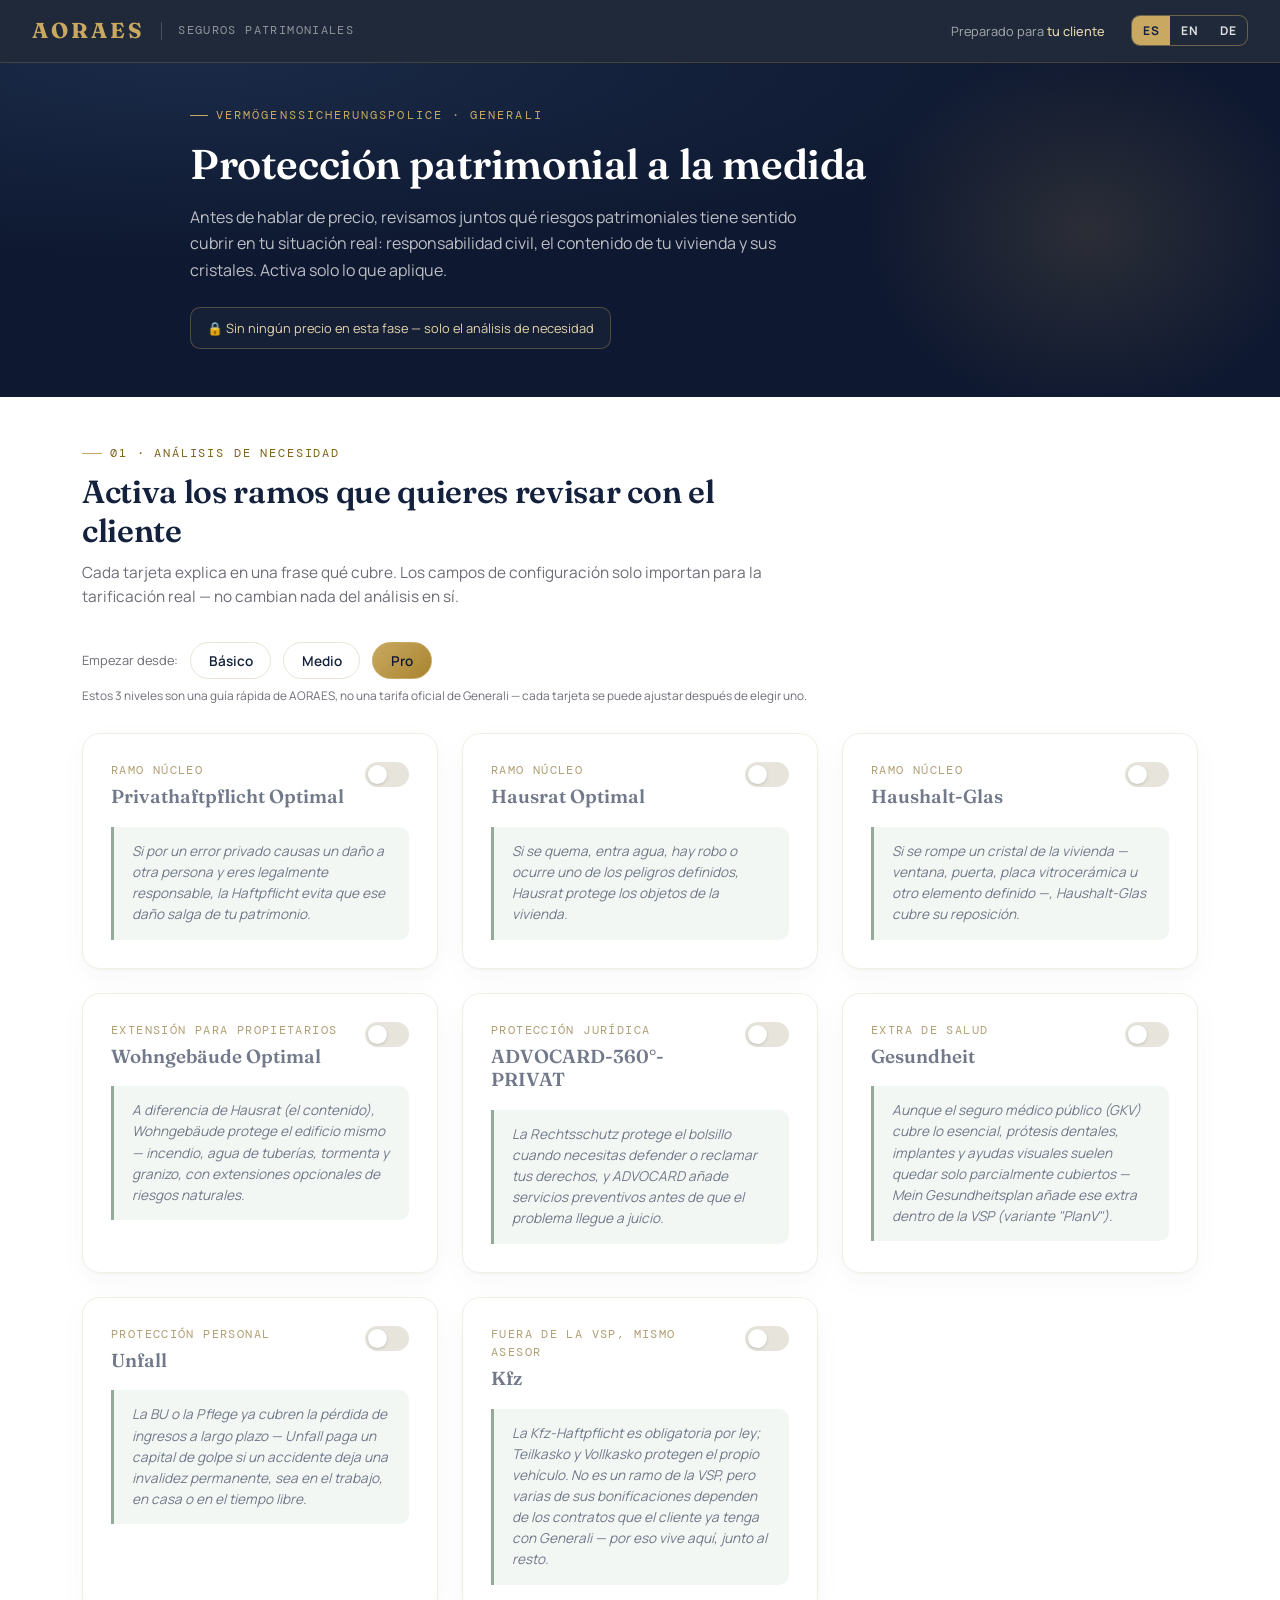
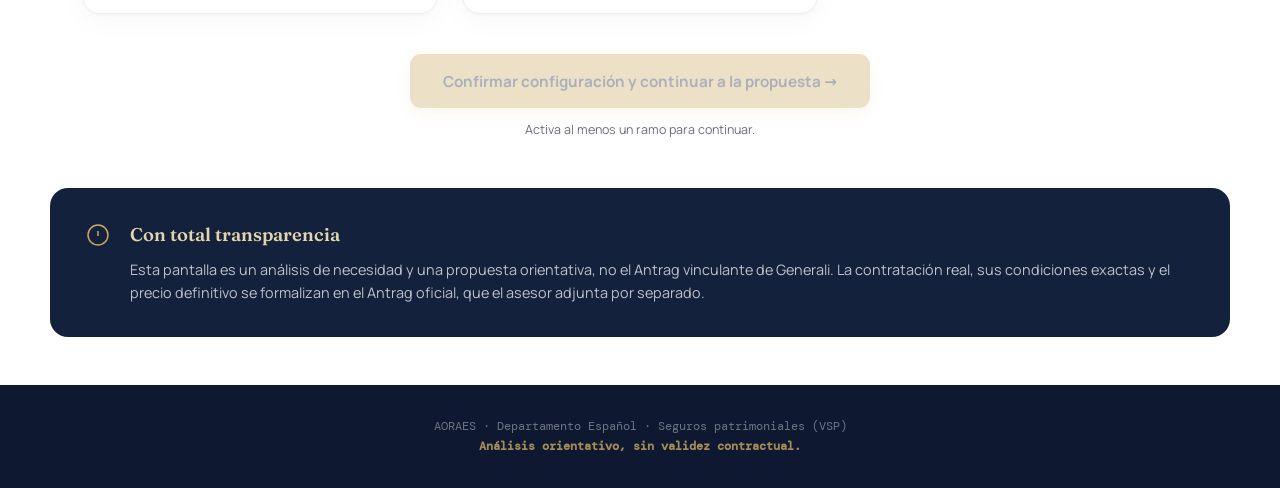
<file: vsp.html>
<!DOCTYPE html>
<html lang="es">
<head>
<meta charset="UTF-8">
<meta name="viewport" content="width=device-width, initial-scale=1.0">
<title>AORAES · Seguros patrimoniales (VSP)</title>
<link rel="preload" href="fonts/Fraunces-opsz-wght-latin.woff2" as="font" type="font/woff2" crossorigin>
<link rel="preload" href="fonts/Manrope-wght-latin.woff2" as="font" type="font/woff2" crossorigin>
<link rel="stylesheet" href="fonts/fonts.css">
<link rel="icon" type="image/png" sizes="192x192" href="./icon-192.png">
<link rel="icon" type="image/png" sizes="512x512" href="./icon-512.png">
<link rel="apple-touch-icon" href="./apple-touch-icon.png">
<link rel="manifest" href="./manifest.webmanifest">
<meta name="theme-color" content="#14213d">
<style>
*,*::before,*::after{box-sizing:border-box;margin:0;padding:0}
:root{
  --midnight:#0e1830; --navy:#14213d; --navy-soft:#3a5077;
  --gold:#c9a961; --gold-light:#e3d4ab; --gold-deep:#a8842f;--gold-text:#7d611a;
  --gold-glow:rgba(196,160,90,.16);
  --ivory:#ffffff; --cream:#f3efe6; --white:#ffffff;
  --ink:#14213d; --slate:#6c6d76; --mist:#e8e3d6;
  --sage:#4f7358; --sage-soft:#eaf2ec; --clay:#b0473a;
  --serif:'Fraunces',Georgia,serif;
  --sans:'Manrope',system-ui,-apple-system,sans-serif;
  --mono:'DM Mono',ui-monospace,monospace;
  --shadow:0 1px 3px rgba(20,33,61,.06),0 8px 30px rgba(20,33,61,.06);
  --shadow-lg:0 4px 12px rgba(20,33,61,.08),0 24px 60px rgba(13,23,41,.14);
}
html{scroll-behavior:smooth}
body{font-family:var(--sans);background:var(--ivory);color:var(--ink);font-size:15px;line-height:1.6;-webkit-font-smoothing:antialiased}
@media(prefers-reduced-motion:reduce){*{animation:none!important;transition:none!important;scroll-behavior:auto!important}}

.nav{position:sticky;top:0;z-index:50;background:rgba(13,23,41,.92);backdrop-filter:blur(12px);border-bottom:1px solid rgba(196,160,90,.22);display:flex;align-items:center;padding:.85rem 2rem;gap:1rem}
.nav-logo{font-family:var(--serif);font-size:1.35rem;font-weight:700;color:var(--gold);letter-spacing:.14em}
.nav-sep{width:1px;height:18px;background:rgba(255,255,255,.18)}
.nav-tag{font-family:var(--mono);font-size:.72rem;letter-spacing:.12em;text-transform:uppercase;color:rgba(255,255,255,.5)}
.nav-right{margin-left:auto;display:flex;align-items:center;gap:.9rem}
.nav-client{font-size:.8rem;color:rgba(255,255,255,.6)}
.nav-client b{color:var(--gold-light);font-weight:500}
@media(max-width:560px){.nav{padding:.85rem 1rem;flex-wrap:wrap}.nav-client{display:none}}

.hero{background:radial-gradient(120% 100% at 15% 0%,#1a2a47 0%,var(--midnight) 60%);color:#ffffff;padding:2.75rem 2rem 3rem;position:relative;overflow:hidden}
.hero::after{content:"";position:absolute;right:-10%;top:-30%;width:50%;height:160%;background:radial-gradient(closest-side,var(--gold-glow),transparent 70%);pointer-events:none}
.hero-inner{max-width:900px;margin:0 auto;position:relative;z-index:2}
.hero-eyebrow{font-family:var(--mono);font-size:.72rem;letter-spacing:.18em;text-transform:uppercase;color:var(--gold);margin-bottom:.9rem;display:flex;align-items:center;gap:.5rem}
.hero-eyebrow::before{content:"";width:18px;height:1px;background:var(--gold)}
.hero-title{font-family:var(--serif);font-size:clamp(1.8rem,4vw,2.6rem);font-weight:600;line-height:1.2;letter-spacing:-.01em;margin-bottom:.9rem}
.hero-lede{font-size:1rem;color:rgba(255,255,255,.72);max-width:640px;line-height:1.65}
.hero-noprice{display:inline-flex;align-items:center;gap:.5rem;margin-top:1.5rem;padding:.6rem 1rem;border:1px solid rgba(196,160,90,.35);border-radius:10px;font-size:.8rem;color:var(--gold-light);background:rgba(255,255,255,.03)}

.section{max-width:1180px;margin:0 auto;padding:3rem 2rem}
.section-head{margin-bottom:2rem;max-width:680px}
.section-eyebrow{font-family:var(--mono);font-size:.72rem;letter-spacing:.16em;text-transform:uppercase;color:var(--gold-text);margin-bottom:.65rem;display:flex;align-items:center;gap:.5rem}
.section-eyebrow::before{content:"";width:20px;height:1px;background:var(--gold)}
.section-title{font-family:var(--serif);font-size:clamp(1.5rem,3vw,2rem);font-weight:600;color:var(--navy);line-height:1.2;letter-spacing:-.01em}
.section-lede{font-size:.96rem;color:var(--slate);margin-top:.65rem}

.vsp-preset-bar{display:flex;align-items:center;gap:.75rem;margin-bottom:1.75rem;flex-wrap:wrap}
.vsp-preset-lbl{font-size:.8rem;color:var(--slate)}
.vsp-preset-btn{font-family:var(--sans);font-size:.85rem;font-weight:600;padding:.55rem 1.1rem;border-radius:999px;border:1px solid var(--mist);background:#fff;color:var(--navy);cursor:pointer;transition:all .15s}
.vsp-preset-btn:hover{border-color:var(--gold);color:var(--gold-deep)}
.vsp-preset-btn[data-preset="pro"]{border-color:var(--gold);background:linear-gradient(135deg,var(--gold),var(--gold-deep));color:var(--midnight)}
.vsp-grid{display:grid;grid-template-columns:repeat(auto-fit,minmax(300px,1fr));gap:1.5rem}
.vsp-card{background:var(--white);border:1px solid var(--mist);border-radius:18px;padding:1.75rem;box-shadow:var(--shadow);display:flex;flex-direction:column;gap:1.1rem;transition:opacity .2s}
.vsp-card.inactive{opacity:.6}
.vsp-card-head{display:flex;justify-content:space-between;align-items:flex-start;gap:1rem}
.vsp-card-sub{font-family:var(--mono);font-size:.72rem;letter-spacing:.12em;text-transform:uppercase;color:var(--gold-text);margin-bottom:.3rem}
.vsp-card-title{font-family:var(--serif);font-size:1.18rem;font-weight:600;color:var(--navy);line-height:1.25}
.vsp-switch{position:relative;width:44px;height:25px;flex:0 0 auto;display:inline-block;cursor:pointer}
.vsp-switch input{opacity:0;width:100%;height:100%;position:absolute;margin:0;cursor:pointer;z-index:2}
.vsp-switch .track{position:absolute;inset:0;background:#d8d3c4;border-radius:999px;transition:.2s}
.vsp-switch .thumb{position:absolute;top:3px;left:3px;width:19px;height:19px;border-radius:50%;background:#fff;box-shadow:0 1px 3px rgba(0,0,0,.3);transition:.2s}
.vsp-switch input:checked ~ .track{background:var(--gold)}
.vsp-switch input:checked ~ .thumb{transform:translateX(19px)}
.vsp-switch.small{width:38px;height:22px}
.vsp-switch.small .thumb{width:16px;height:16px}
.vsp-switch.small input:checked ~ .thumb{transform:translateX(16px)}
.vsp-quote{background:var(--sage-soft);border-left:3px solid var(--sage);border-radius:0 10px 10px 0;padding:.9rem 1.1rem;font-size:.85rem;color:var(--ink);line-height:1.55;font-style:italic}
.vsp-fields{display:flex;flex-direction:column;gap:.95rem}
.vsp-fields.is-disabled{display:none}
.vf-row{display:flex;flex-direction:column;gap:.4rem}
.vf-label{font-size:.78rem;color:var(--slate);font-weight:500}
.vf-row select,.vf-row input[type=text],.vf-row input[type=number]{font-family:var(--sans);font-size:.92rem;padding:.55rem .7rem;border:1px solid var(--mist);border-radius:8px;background:var(--white);color:var(--ink);width:100%}
.vf-toggle-row{display:flex;align-items:center;justify-content:space-between;gap:1rem}
.vf-toggle-row .vf-label{font-weight:500;color:var(--ink)}
.vf-note{font-size:.74rem;color:var(--slate);line-height:1.5}
.vf-static{display:flex;justify-content:space-between;gap:1rem;padding:.4rem 0;border-bottom:1px solid var(--cream);font-size:.85rem}
.vf-static:last-child{border-bottom:none}
.vf-static .k{color:var(--slate)}
.vf-static .v{font-weight:500;color:var(--ink);text-align:right}
.vf-inherit{font-size:.83rem;color:var(--ink);background:var(--cream);border-radius:8px;padding:.6rem .8rem}

.vsp-riskblock{display:flex;flex-direction:column;gap:.7rem;padding:1rem 1.1rem;background:#fbfaf7;border:1px solid var(--mist);border-radius:12px}
.vsp-riskblock.is-disabled{display:none}
.vsp-risk-title{font-family:var(--mono);font-size:.72rem;letter-spacing:.1em;text-transform:uppercase;color:var(--gold-deep);margin-bottom:.1rem}
.vf-flag-row{display:flex;flex-direction:column;gap:.5rem}
.vf-flag-row .vf-toggle-row{gap:1rem}
.vsp-flag{display:none;font-size:.78rem;color:#7a5a12;background:#fdf3dd;border-left:3px solid #d9a441;border-radius:0 8px 8px 0;padding:.55rem .75rem;line-height:1.5}
.vsp-flag.show{display:block}
.vsp-excl-list{margin:0;padding-left:1.1rem;font-size:.76rem;color:var(--slate);line-height:1.7}

.contract-terms{display:flex;flex-wrap:wrap;gap:1.5rem;background:var(--cream);border-radius:14px;padding:1.25rem 1.5rem;margin-bottom:1.5rem}
.contract-terms .pf{display:flex;flex-direction:column;gap:.35rem;min-width:180px;flex:1}
.contract-terms label{font-size:.72rem;text-transform:uppercase;letter-spacing:.08em;color:var(--slate);font-weight:600}
.contract-terms select{font-family:var(--sans);font-size:.92rem;padding:.5rem .65rem;border:1px solid var(--mist);border-radius:8px;background:#fff;color:var(--ink)}
.prop-total-rows{display:flex;flex-direction:column;gap:.4rem}
.pt-row{display:flex;justify-content:space-between;font-size:.85rem;color:rgba(255,255,255,.75)}
.pt-row.pt-final{font-family:var(--serif);font-size:1.5rem;font-weight:600;color:var(--gold-light);margin-top:.4rem;padding-top:.6rem;border-top:1px solid rgba(255,255,255,.18)}

.vsp-confirm-bar{display:flex;flex-direction:column;align-items:center;gap:.75rem;margin-top:2.5rem;text-align:center}
.vsp-confirm-btn{background:var(--gold);color:var(--navy);border:none;border-radius:11px;padding:1.05rem 2.1rem;font-family:var(--sans);font-size:.95rem;font-weight:700;cursor:pointer;box-shadow:0 6px 16px rgba(201,169,97,.28);transition:background .15s,box-shadow .15s,transform .15s}
.vsp-confirm-btn:hover:not(:disabled){background:#bd9c55;box-shadow:0 8px 20px rgba(201,169,97,.34);transform:translateY(-1px)}
.vsp-confirm-btn:disabled{opacity:.35;cursor:not-allowed;transform:none}
.vsp-confirm-note{font-size:.78rem;color:var(--slate)}

#fase2{display:none}
#fase2.open{display:block}
.prop-back{display:inline-flex;align-items:center;gap:.4rem;font-size:.85rem;color:var(--gold-deep);cursor:pointer;background:none;border:none;font-family:var(--sans);font-weight:600;margin-bottom:1.75rem;padding:0}
.prop-client{display:flex;flex-wrap:wrap;gap:1.5rem;background:var(--cream);border-radius:14px;padding:1.25rem 1.5rem;margin-bottom:2rem}
.prop-client .pf{display:flex;flex-direction:column;gap:.35rem;min-width:220px;flex:1}
.prop-client label{font-size:.72rem;text-transform:uppercase;letter-spacing:.08em;color:var(--slate);font-weight:600}
.prop-client input{font-family:var(--mono);font-size:.92rem;padding:.5rem .65rem;border:1px solid var(--mist);border-radius:8px;background:#fff;color:var(--ink)}
.prop-ramo{background:var(--white);border:1px solid var(--mist);border-radius:14px;padding:1.4rem 1.5rem;margin-bottom:1.25rem}
.prop-ramo h4{font-family:var(--serif);font-size:1.05rem;color:var(--navy);margin-bottom:.9rem}
.prop-ramo .pr-field{display:flex;justify-content:space-between;gap:1rem;padding:.4rem 0;font-size:.85rem;border-bottom:1px solid var(--cream)}
.prop-ramo .pr-field .k{color:var(--slate)}
.prop-ramo .pr-field .v{color:var(--ink);font-weight:500;text-align:right}
.prop-ramo .pr-field:last-of-type{border-bottom:none}
.prop-premium-row{display:flex;justify-content:space-between;align-items:center;margin-top:1.1rem;padding-top:1.1rem;border-top:1px dashed var(--mist)}
.prop-premium-row .vf-label{font-weight:600;color:var(--ink)}
.prop-premium-row .pp-input-wrap{display:flex;align-items:center;gap:.4rem}
.prop-premium-row input{width:110px;font-family:var(--mono);font-size:1rem;text-align:right;padding:.5rem .6rem;border:1px solid var(--mist);border-radius:8px}
.prop-total{background:var(--navy);color:#fff;border-radius:16px;padding:1.5rem 1.75rem;display:flex;justify-content:space-between;align-items:center;margin-top:.5rem;flex-wrap:wrap;gap:.75rem}
.prop-total .lbl{font-family:var(--mono);font-size:.72rem;letter-spacing:.1em;text-transform:uppercase;color:rgba(255,255,255,.6)}
.prop-total .val{font-family:var(--serif);font-size:2rem;font-weight:600;color:var(--gold-light)}
.prop-disclaimer{font-size:.76rem;color:var(--slate);line-height:1.55;margin-top:1.1rem}
.prop-actions{display:flex;gap:1rem;margin-top:1.75rem;flex-wrap:wrap}
.prop-actions button{font-family:var(--sans);font-size:.85rem;font-weight:600;border-radius:11px;padding:.75rem 1.4rem;cursor:pointer;border:1px solid var(--mist);background:#fff;color:var(--navy)}
.prop-actions button.primary{background:var(--navy);color:#fff;border-color:var(--navy);box-shadow:0 6px 16px rgba(20,33,61,.18)}

.note-card{background:var(--navy);color:#ffffff;border-radius:18px;padding:2rem 2.25rem;display:flex;gap:1.25rem;align-items:flex-start;max-width:1180px;margin:0 auto 3rem}
.note-card>svg{width:24px;height:24px;color:var(--gold);flex-shrink:0;margin-top:.15rem}
.note-title{font-family:var(--serif);font-size:1.15rem;font-weight:600;margin-bottom:.5rem;color:var(--gold-light)}
.note-body{font-size:.9rem;color:rgba(255,255,255,.72);line-height:1.65}

.foot{background:var(--midnight);color:rgba(255,255,255,.4);text-align:center;padding:2rem;font-size:.72rem;font-family:var(--mono);line-height:1.7}
.foot b{color:var(--gold);opacity:.8}
.lang-switch button.active{background:var(--gold,#c9a961);color:#14213d}
/* los botones ES/EN/DE llevan color:inherit en línea y heredaban el texto oscuro sobre la barra oscura */
.nav .lang-switch button:not(.active){color:rgba(255,255,255,.85)!important}
.nav .lang-switch button.active{background:var(--gold)!important;color:#14213d!important}

#print-header{display:none}
@media print{
  body *{visibility:hidden}
  #fase2,#fase2 *{visibility:visible}
  #fase2{position:absolute;left:0;top:0;width:100%;padding:1rem 1.5rem}
  #print-header{display:block;visibility:visible;margin-bottom:1.5rem}
  #print-header .ph-logo{font-family:var(--serif);font-weight:700;color:var(--navy);font-size:1.3rem;letter-spacing:.1em}
  #print-header .ph-sub{font-family:var(--mono);font-size:.72rem;color:var(--slate);margin-top:.2rem}
  .prop-back,.prop-actions,.vsp-switch{display:none!important}
  .prop-total{background:#fff;color:var(--navy);border:1px solid var(--mist)}
  .prop-total .lbl{color:var(--slate)}
  .prop-total .val{color:var(--navy)}
  .pt-row{color:var(--slate)}
  .pt-row.pt-final{color:var(--navy);border-top-color:var(--mist)}
}

/* Fase A · UX-06: anillo de foco visible para teclado (doble anillo: se ve sobre fondos claros y oscuros) */
:focus-visible{outline:2px solid #14213d!important;outline-offset:2px;box-shadow:0 0 0 4px #c9a961!important}
</style>
</head>
<body>

<nav class="nav">
  <div class="nav-logo">AORAES</div>
  <div class="nav-sep"></div>
  <div class="nav-tag">Seguros patrimoniales</div>
  <div class="nav-right"><div class="nav-client">Preparado para <b id="nav-client">tu cliente</b></div>
    <div class="lang-switch" style="display:inline-flex;align-items:center;border:1px solid rgba(201,169,97,.45);border-radius:9px;overflow:hidden;margin-left:12px">
      <button type="button" data-lang="es" style="border:none;background:transparent;font-family:inherit;font-size:12px;font-weight:700;letter-spacing:.5px;color:inherit;padding:6px 11px;cursor:pointer">ES</button>
      <button type="button" data-lang="en" style="border:none;background:transparent;font-family:inherit;font-size:12px;font-weight:700;letter-spacing:.5px;color:inherit;padding:6px 11px;cursor:pointer">EN</button>
      <button type="button" data-lang="de" style="border:none;background:transparent;font-family:inherit;font-size:12px;font-weight:700;letter-spacing:.5px;color:inherit;padding:6px 11px;cursor:pointer">DE</button>
    </div></div>
</nav>

<main id="main-content">
<header class="hero">
  <div class="hero-inner">
    <div class="hero-eyebrow">Vermögenssicherungspolice · Generali</div>
    <h1 class="hero-title">Protección patrimonial a la medida</h1>
    <p class="hero-lede">Antes de hablar de precio, revisamos juntos qué riesgos patrimoniales tiene sentido cubrir en tu situación real: responsabilidad civil, el contenido de tu vivienda y sus cristales. Activa solo lo que aplique.</p>
    <div class="hero-noprice">🔒 Sin ningún precio en esta fase — solo el análisis de necesidad</div>
  </div>
</header>

<section class="section" id="fase1">
  <div class="section-head">
    <div class="section-eyebrow">01 · Análisis de necesidad</div>
    <h2 class="section-title">Activa los ramos que quieres revisar con el cliente</h2>
    <p class="section-lede">Cada tarjeta explica en una frase qué cubre. Los campos de configuración solo importan para la tarificación real — no cambian nada del análisis en sí.</p>
  </div>

  <div class="vsp-preset-bar">
    <span class="vsp-preset-lbl">Empezar desde:</span>
    <button type="button" class="vsp-preset-btn" data-preset="basico">Básico</button>
    <button type="button" class="vsp-preset-btn" data-preset="medio">Medio</button>
    <button type="button" class="vsp-preset-btn" data-preset="pro">Pro</button>
  </div>
  <p class="vf-note" style="margin:-1.25rem 0 1.75rem">Estos 3 niveles son una guía rápida de AORAES, no una tarifa oficial de Generali — cada tarjeta se puede ajustar después de elegir uno.</p>

  <div class="vsp-grid">

    <div class="vsp-card inactive" id="card-haftpflicht" data-card="haftpflicht">
      <div class="vsp-card-head">
        <div><div class="vsp-card-sub">Ramo núcleo</div><div class="vsp-card-title">Privathaftpflicht Optimal</div></div>
        <label class="vsp-switch"><input type="checkbox" id="tg-haftpflicht"><span class="track"></span><span class="thumb"></span></label>
      </div>
      <div class="vsp-quote">Si por un error privado causas un daño a otra persona y eres legalmente responsable, la Haftpflicht evita que ese daño salga de tu patrimonio.</div>
      <div class="vsp-riskblock is-disabled" id="risk-haftpflicht">
        <div class="vsp-risk-title">Preguntas clave para el asesor</div>
        <div class="vf-flag-row">
          <div class="vf-toggle-row"><span class="vf-label">¿Tiene mascota más allá de un animal pequeño doméstico, o un caballo?</span>
            <label class="vsp-switch small"><input type="checkbox" id="v-hf-pets"><span class="track"></span><span class="thumb"></span></label>
          </div>
          <div class="vsp-flag" id="flag-hf-pets">Revisa si necesita Tierhalterhaftpflicht aparte — la Privathaftpflicht no lo cubre.</div>
        </div>
        <div class="vf-flag-row">
          <div class="vf-toggle-row"><span class="vf-label">¿Tiene una embarcación más allá de un bote de remo/inflable?</span>
            <label class="vsp-switch small"><input type="checkbox" id="v-hf-boat"><span class="track"></span><span class="thumb"></span></label>
          </div>
          <div class="vsp-flag" id="flag-hf-boat">Revisa si necesita Wassersporthaftpflicht aparte.</div>
        </div>
        <div class="vf-flag-row">
          <div class="vf-toggle-row"><span class="vf-label">¿Trabaja en el sector público (docente, sanidad, policía, Bundeswehr)?</span>
            <label class="vsp-switch small"><input type="checkbox" id="v-hf-public"><span class="track"></span><span class="thumb"></span></label>
          </div>
          <div class="vsp-flag" id="flag-hf-public">Considera ofrecer Diensthaftpflicht — cobertura distinta, con frecuencia olvidada.</div>
        </div>
        <div class="vf-flag-row">
          <div class="vf-toggle-row"><span class="vf-label">¿Ingresos por actividad secundaria por cuenta propia superiores a 22.000 €/año?</span>
            <label class="vsp-switch small"><input type="checkbox" id="v-hf-sideincome"><span class="track"></span><span class="thumb"></span></label>
          </div>
          <div class="vsp-flag" id="flag-hf-sideincome">Por encima de 22.000 €/año esta actividad queda fuera de la Privathaftpflicht Optimal.</div>
        </div>
        <div class="vf-flag-row">
          <div class="vf-toggle-row"><span class="vf-label">¿Estancia en el extranjero superior a 3 años (5 en Optimal)?</span>
            <label class="vsp-switch small"><input type="checkbox" id="v-hf-foreign"><span class="track"></span><span class="thumb"></span></label>
          </div>
          <div class="vsp-flag" id="flag-hf-foreign">La cobertura decae pasado ese plazo — revisa si necesita un acuerdo especial.</div>
        </div>
        <div class="vf-flag-row">
          <div class="vf-row"><span class="vf-label">Presupuesto de proyecto de construcción/reforma (0 = sin proyecto)</span>
            <input type="number" id="v-hf-building" min="0" step="1000" value="0">
          </div>
          <div class="vsp-flag" id="flag-hf-building">Supera el límite de 30.000 € de Bauherrenhaftpflicht incluido — hace falta contratar la cobertura completa aparte, no solo el exceso.</div>
        </div>
        <ul class="vsp-excl-list">
          <li>Benzinklausel: un daño con vehículo, incluso en un aparcamiento privado, no lo cubre la Privathaftpflicht.</li>
          <li>Objetos prestados: 150 € de franquicia, ~3 meses de cobertura, salvo aparatos médicos o tablets del colegio.</li>
          <li>El daño entre personas de la misma póliza está excluido.</li>
        </ul>
      </div>
      <div class="vsp-fields is-disabled" id="fields-haftpflicht">
        <div class="vf-row"><span class="vf-label">Selbstbehalt (franquicia por siniestro)</span>
          <select id="v-hf-sb">
            <option value="0">0 €</option>
            <option value="150" selected>150 €</option>
            <option value="300">300 €</option>
          </select>
        </div>
        <div class="vf-row"><span class="vf-label">Lebenssituation</span>
          <select id="v-hf-sit">
            <option value="singles">Singles (ohne Kinder)</option>
            <option value="paare">Paare (ohne Kinder)</option>
            <option value="familie">Familien/Singles (mit Kindern) — incluye monoparentales</option>
          </select>
        </div>
        <div class="vf-toggle-row"><span class="vf-label">Ausfalldeckung <span class="vf-note" style="display:block">Cubre cuando el responsable del daño no puede pagar</span></span>
          <label class="vsp-switch small"><input type="checkbox" id="v-hf-ausfall"><span class="track"></span><span class="thumb"></span></label>
        </div>
      </div>
    </div>

    <div class="vsp-card inactive" id="card-hausrat" data-card="hausrat">
      <div class="vsp-card-head">
        <div><div class="vsp-card-sub">Ramo núcleo</div><div class="vsp-card-title">Hausrat Optimal</div></div>
        <label class="vsp-switch"><input type="checkbox" id="tg-hausrat"><span class="track"></span><span class="thumb"></span></label>
      </div>
      <div class="vsp-quote" id="hausrat-quote">Si se quema, entra agua, hay robo o ocurre uno de los peligros definidos, Hausrat protege los objetos de la vivienda.</div>
      <div class="vsp-riskblock is-disabled" id="risk-hausrat">
        <div class="vsp-risk-title">Preguntas clave para el asesor</div>
        <div class="vf-flag-row">
          <div class="vf-row"><span class="vf-label">Valor total de objetos de valor (efectivo, documentos, joyas, etc.)</span>
            <input type="number" id="v-hr-wertsachen" min="0" step="500" value="0">
          </div>
          <div class="vsp-flag" id="flag-hr-wertsachen">Supera el límite general de 50.000 € — puede hacer falta ampliar el límite con medidas de seguridad adicionales.</div>
          <div class="vf-note">Sublímites reales fuera de caja fuerte: 3.000 € efectivo · 5.000 € documentos · 50.000 € joyas.</div>
        </div>
        <div class="vf-flag-row">
          <div class="vf-toggle-row"><span class="vf-label">¿Tiene bicicleta eléctrica (E-Bike) de valor relevante?</span>
            <label class="vsp-switch small"><input type="checkbox" id="v-hr-ebike"><span class="track"></span><span class="thumb"></span></label>
          </div>
          <div class="vf-row" id="wrap-hr-ebikevalue" style="display:none"><span class="vf-label">Valor del E-Bike (€)</span>
            <input type="number" id="v-hr-ebikevalue" min="0" step="100" value="0">
          </div>
          <div class="vsp-flag" id="flag-hr-ebike">Sin Hausrat Optimal XXL, el robo de la bici fuera de casa tiene cobertura limitada — con XXL, cobertura ilimitada.</div>
        </div>
        <ul class="vsp-excl-list">
          <li>Robo de bicicleta fuera de casa no está cubierto por la VHB base — solo con Optimal ilimitado o recargo.</li>
          <li>Vandalismo solo se cubre tras un allanamiento probado.</li>
          <li>Elementarschäden excluye expresamente Sturmflut y Grundwasser, aunque suene incluido.</li>
        </ul>
      </div>
      <div class="vsp-fields is-disabled" id="fields-hausrat">
        <div class="vf-row"><span class="vf-label">Wohnart</span>
          <select id="v-hr-wohnart">
            <option value="einfamilienhaus">Einfamilienhaus</option>
            <option value="zweifamilienhaus">Zweifamilienhaus</option>
            <option value="mehrfamilienhaus" selected>Mehrfamilienhaus</option>
            <option value="geschaeftshaus">Wohn-/Geschäftshaus</option>
          </select>
        </div>
        <div class="vf-row"><span class="vf-label">Wohnfläche (m²)</span>
          <input type="number" id="v-hr-flache" min="10" max="500" step="1" value="60">
          <div class="vf-note">Incluye buhardillas o sótanos acondicionados y cualquier ampliación reciente — es la base real del cálculo de la prima.</div>
        </div>
        <div class="vf-row"><span class="vf-label">Selbstbehalt (franquicia por siniestro)</span>
          <select id="v-hr-sb">
            <option value="0">0 €</option>
            <option value="150" selected>150 €</option>
            <option value="300">300 €</option>
          </select>
        </div>
        <div class="vf-toggle-row"><span class="vf-label">Weitere Elementargefahren <span class="vf-note" style="display:block">Inundación, reflujo y otros riesgos naturales adicionales — la prima y el Selbstbehalt pueden depender de la clasificación ZÜRS del domicilio</span></span>
          <label class="vsp-switch small"><input type="checkbox" id="v-hr-elementar"><span class="track"></span><span class="thumb"></span></label>
        </div>
        <div class="vf-row" id="wrap-hr-zurs" style="display:none"><span class="vf-label">Zona ZÜRS del domicilio</span>
          <select id="v-hr-zurs">
            <option value="GK1">GK1</option>
            <option value="GK2">GK2</option>
            <option value="GK3">GK3</option>
            <option value="GK4">GK4</option>
          </select>
          <div class="vf-note" id="zurs-note">Selbstbehalt sugerido para Elementargefahren en GK1: 500 €.</div>
        </div>
        <div class="vf-toggle-row"><span class="vf-label">Hausrat Optimal XXL <span class="vf-note" id="xxl-note" style="display:block">Amplía a Allgefahrendeckung — ya incluye Fahrrad Plus y Freizeit Plus, no hace falta contratarlos aparte</span></span>
          <label class="vsp-switch small"><input type="checkbox" id="v-hr-xxl"><span class="track"></span><span class="thumb"></span></label>
        </div>
      </div>
    </div>

    <div class="vsp-card inactive" id="card-glas" data-card="glas">
      <div class="vsp-card-head">
        <div><div class="vsp-card-sub">Ramo núcleo</div><div class="vsp-card-title">Haushalt-Glas</div></div>
        <label class="vsp-switch"><input type="checkbox" id="tg-glas"><span class="track"></span><span class="thumb"></span></label>
      </div>
      <div class="vsp-quote">Si se rompe un cristal de la vivienda — ventana, puerta, placa vitrocerámica u otro elemento definido —, Haushalt-Glas cubre su reposición.</div>
      <div class="vsp-riskblock is-disabled" id="risk-glas">
        <ul class="vsp-excl-list">
          <li>Arañazos no están cubiertos — solo roturas de espesor completo.</li>
          <li>El daño que un cristal roto causa a OTRAS cosas no lo cubre Glas — eso lo cubre Hausrat o Wohngebäude.</li>
        </ul>
      </div>
      <div class="vsp-fields is-disabled" id="fields-glas">
        <div class="vf-inherit" id="glas-inherit">Se cubre la misma vivienda que en Hausrat Optimal (<span id="glas-inherit-wf">60</span> m²).</div>
        <div id="glas-own" style="display:none;flex-direction:column;gap:.95rem">
          <div class="vf-row"><span class="vf-label">Versicherungsort (dirección de la vivienda)</span>
            <input type="text" id="v-gl-addr" placeholder="Calle, número, ciudad, CP" autocomplete="off">
          </div>
          <div class="vf-row"><span class="vf-label">Wohnfläche (m²)</span>
            <input type="number" id="v-gl-flache" min="10" max="500" step="1" value="60">
          </div>
        </div>
      </div>
    </div>

    <div class="vsp-card inactive" id="card-wohngebaude" data-card="wohngebaude">
      <div class="vsp-card-head">
        <div><div class="vsp-card-sub">Extensión para propietarios</div><div class="vsp-card-title">Wohngebäude Optimal</div></div>
        <label class="vsp-switch"><input type="checkbox" id="tg-wohngebaude"><span class="track"></span><span class="thumb"></span></label>
      </div>
      <div class="vsp-quote">A diferencia de Hausrat (el contenido), Wohngebäude protege el edificio mismo — incendio, agua de tuberías, tormenta y granizo, con extensiones opcionales de riesgos naturales.</div>
      <div class="vsp-riskblock is-disabled" id="risk-wohngebaude">
        <div class="vsp-risk-title">Preguntas clave para el asesor</div>
        <div class="vf-flag-row">
          <div class="vf-toggle-row"><span class="vf-label">¿Tiene instalación fotovoltaica?</span>
            <label class="vsp-switch small"><input type="checkbox" id="v-wg-pv"><span class="track"></span><span class="thumb"></span></label>
          </div>
          <div class="vsp-flag" id="flag-wg-pv">La Photovoltaikversicherung no se contrata sola — se añade sobre este contrato de Wohngebäude.</div>
        </div>
        <ul class="vsp-excl-list">
          <li>Wiederherstellungsklausel: pago a valor nuevo solo si se reconstruye en el mismo sitio.</li>
          <li>Se necesita el consentimiento del acreedor hipotecario para pagar o cancelar la póliza si hay Grundschuld.</li>
        </ul>
      </div>
      <div class="vsp-fields is-disabled" id="fields-wohngebaude">
        <div class="vf-row"><span class="vf-label">Wohnart</span>
          <select id="v-wg-wohnart">
            <option value="einfamilienhaus" selected>Einfamilienhaus</option>
            <option value="zweifamilienhaus">Zweifamilienhaus</option>
          </select>
        </div>
        <div class="vf-row"><span class="vf-label">Selbstbehalt (franquicia por siniestro)</span>
          <select id="v-wg-sb">
            <option value="0">0 €</option>
            <option value="100" selected>100 €</option>
            <option value="300">300 €</option>
          </select>
        </div>
        <div class="vf-toggle-row"><span class="vf-label">Weitere Elementargefahren <span class="vf-note" style="display:block">Inundación, reflujo, terremoto — requisito previo para la extensión XXL</span></span>
          <label class="vsp-switch small"><input type="checkbox" id="v-wg-elementar"><span class="track"></span><span class="thumb"></span></label>
        </div>
        <div class="vf-toggle-row"><span class="vf-label">Wohngebäude Optimal XXL <span class="vf-note" style="display:block">Amplía a Allgefahrendeckung, incluye viento por debajo de fuerza 8, vandalismo y torpeza propia</span></span>
          <label class="vsp-switch small"><input type="checkbox" id="v-wg-xxl"><span class="track"></span><span class="thumb"></span></label>
        </div>
      </div>
    </div>

    <div class="vsp-card inactive" id="card-rechtsschutz" data-card="rechtsschutz">
      <div class="vsp-card-head">
        <div><div class="vsp-card-sub">Protección jurídica</div><div class="vsp-card-title">ADVOCARD-360°-PRIVAT</div></div>
        <label class="vsp-switch"><input type="checkbox" id="tg-rechtsschutz"><span class="track"></span><span class="thumb"></span></label>
      </div>
      <div class="vsp-quote">La Rechtsschutz protege el bolsillo cuando necesitas defender o reclamar tus derechos, y ADVOCARD añade servicios preventivos antes de que el problema llegue a juicio.</div>
      <div class="vsp-riskblock is-disabled" id="risk-rechtsschutz">
        <div class="vsp-risk-title">Preguntas clave para el asesor</div>
        <div class="vf-flag-row">
          <div class="vf-row"><span class="vf-label">Situación de vivienda</span>
            <select id="v-rs-tenant">
              <option value="inquilino">Inquilino</option>
              <option value="propietario">Propietario (vive en ella)</option>
              <option value="vermieter">Propietario que la alquila a terceros</option>
            </select>
          </div>
          <div class="vsp-flag" id="flag-rs-vermieter">El módulo W de 360°-PRIVAT no cubre viviendas alquiladas a terceros — solo una Einliegerwohnung en el mismo edificio donde vive el titular. Hace falta una Vermieter-Rechtsschutz aparte.</div>
        </div>
        <div class="vf-flag-row">
          <div class="vf-toggle-row"><span class="vf-label">¿Ya tiene una Rechtsschutz vigente con otra aseguradora?</span>
            <label class="vsp-switch small"><input type="checkbox" id="v-rs-existing"><span class="track"></span><span class="thumb"></span></label>
          </div>
          <div class="vsp-flag" id="flag-rs-existing">No hace falta esperar a que termine: con la Differenzdeckung puede entrar a ADVOCARD/VSP ya mismo — cubre las mejoras (Mehrleistungen) que este producto ofrece por encima del anterior durante la transición. Al terminar el contrato previo, pasa directo a Vollschutz ADVOCARD.</div>
        </div>
        <div class="vf-flag-row">
          <div class="vf-toggle-row"><span class="vf-label">¿El titular tiene entre 18 y 27 años?</span>
            <label class="vsp-switch small"><input type="checkbox" id="v-rs-younglaw"><span class="track"></span><span class="thumb"></span></label>
          </div>
          <div class="vsp-flag" id="flag-rs-younglaw">Con Young &amp; Law empieza en Anwartschaft (más económico) pero ya con asesoría preventiva, Internet-Rechtsschutz e Identity Protection desde el primer día — se convierte solo a 360°-PRIVAT con Vollschutz como máximo a los 30 años.</div>
        </div>
        <div class="vsp-flag" id="flag-rs-kfzbonus">Si el cliente también contrata su Kfz con Generali, el Verkehrs-Rechtsschutz puede tener un 10&nbsp;% de descuento adicional (Sonderrabatt) — activa Kfz arriba para confirmarlo.</div>
        <div class="vf-flag-row">
          <div class="vf-toggle-row"><span class="vf-label">¿Ya tiene un conflicto laboral, de vivienda o legal EN CURSO?</span>
            <label class="vsp-switch small"><input type="checkbox" id="v-rs-ongoing"><span class="track"></span><span class="thumb"></span></label>
          </div>
          <div class="vsp-flag" id="flag-rs-ongoing">La Wartezeit general de 3 meses no cubre casos que ya existían al contratar — solo casos nuevos, salvo Schadenersatz-, Straf-, Disziplinar-, Ordnungswidrigkeiten- y Beratungs-Rechtsschutz en familia/herencia, y tráfico, que no tienen espera.</div>
        </div>
        <div class="vf-flag-row">
          <div class="vf-toggle-row"><span class="vf-label">¿Divorcio en curso o previsto?</span>
            <label class="vsp-switch small"><input type="checkbox" id="v-rs-divorce"><span class="track"></span><span class="thumb"></span></label>
          </div>
          <div class="vsp-flag" id="flag-rs-divorce">No está disponible en la tarifa Single, y tiene una espera específica de 12 meses.</div>
        </div>
        <div class="vf-flag-row">
          <div class="vf-toggle-row"><span class="vf-label">¿Trámites de plaza universitaria previstos?</span>
            <label class="vsp-switch small"><input type="checkbox" id="v-rs-uni"><span class="track"></span><span class="thumb"></span></label>
          </div>
          <div class="vsp-flag" id="flag-rs-uni">Este trámite tiene una espera específica de 1 año.</div>
        </div>
        <div class="vf-flag-row">
          <div class="vf-toggle-row"><span class="vf-label">¿Actividad por cuenta propia sin empleados?</span>
            <label class="vsp-switch small"><input type="checkbox" id="v-rs-selfemployed"><span class="track"></span><span class="thumb"></span></label>
          </div>
          <div class="vf-row" id="wrap-rs-revenue" style="display:none"><span class="vf-label">Facturación bruta anual (€)</span>
            <input type="number" id="v-rs-revenue" min="0" step="1000" value="0">
          </div>
          <div class="vsp-flag" id="flag-rs-selfemployed">Por encima de 22.000 €/año de facturación bruta, la cobertura Kleingewerbe no aplica.</div>
        </div>
        <ul class="vsp-excl-list">
          <li>El Service-Navi (asesoramiento telefónico, chat, Bußgeldrechner, revisión de contratos) está disponible desde el primer día, sin Wartezeit ni Selbstbeteiligung — incluso para asuntos previos al contrato.</li>
          <li>Suma asegurada: prácticamente ilimitada en Europa, hasta 1.000.000 € a nivel mundial.</li>
          <li>Al integrarse en la VSP con domiciliación bancaria, aplica un 5&nbsp;% de descuento adicional (VSP-Nachlass) — no se suma manualmente con el resto de rebajas, sale del cálculo oficial.</li>
        </ul>
      </div>
      <div class="vsp-fields is-disabled" id="fields-rechtsschutz">
        <div class="vf-row"><span class="vf-label">Selbstbeteiligung</span>
          <select id="v-rs-sb">
            <option value="0">0 €</option>
            <option value="150" selected>150 €</option>
            <option value="300">300 €</option>
          </select>
          <div class="vf-note">Si el caso se resuelve con una primera consulta de abogado intermediada por ADVOCARD, la Selbstbeteiligung puede desaparecer.</div>
        </div>
      </div>
    </div>

    <div class="vsp-card inactive" id="card-gesundheit" data-card="gesundheit">
      <div class="vsp-card-head">
        <div><div class="vsp-card-sub">Extra de salud</div><div class="vsp-card-title">Gesundheit</div></div>
        <label class="vsp-switch"><input type="checkbox" id="tg-gesundheit"><span class="track"></span><span class="thumb"></span></label>
      </div>
      <div class="vsp-quote">Aunque el seguro médico público (GKV) cubre lo esencial, prótesis dentales, implantes y ayudas visuales suelen quedar solo parcialmente cubiertos — Mein Gesundheitsplan añade ese extra dentro de la VSP (variante "PlanV").</div>
      <div class="vsp-riskblock is-disabled" id="risk-gesundheit">
        <div class="vsp-risk-title">Preguntas clave para el asesor</div>
        <div class="vf-flag-row">
          <div class="vf-toggle-row"><span class="vf-label">¿Tiene ya un seguro dental privado (Zahnzusatzversicherung) con otra aseguradora?</span>
            <label class="vsp-switch small"><input type="checkbox" id="v-ge-existing"><span class="track"></span><span class="thumb"></span></label>
          </div>
          <div class="vsp-flag" id="flag-ge-existing">No hace falta esperar a que termine: con la Sicherungsgarantie de la VSP puede contratar el PlanV ya mismo pagando solo el 4&nbsp;% de la prima mientras dura el contrato anterior (esa fase no incluye cobertura dental/vista/viaje). Al terminar el contrato previo, el PlanV arranca solo, sin nuevo examen médico ni carencias — y el tiempo ya transcurrido cuenta para la Zahnstaffel.</div>
        </div>
        <div class="vf-flag-row">
          <div class="vf-toggle-row"><span class="vf-label">¿Planea implantes, ortodoncia o prótesis en los próximos meses?</span>
            <label class="vsp-switch small"><input type="checkbox" id="v-ge-planned"><span class="track"></span><span class="thumb"></span></label>
          </div>
          <div class="vsp-flag" id="flag-ge-planned">Hay Wartezeiten: 3 meses en general, 8 meses para tratamiento dental, Zahnersatz o Kieferorthopädie — contratar después de decidir el tratamiento puede dejarlo sin cobertura para ese mismo tratamiento.</div>
        </div>
        <ul class="vsp-excl-list">
          <li>Zahnersatz tiene un límite escalonado los primeros 5 años (Zahnstaffel): 1.000 € el 1.er año, hasta 5.000 € acumulados al 5.º — no aplica si el motivo es un accidente.</li>
          <li>El material disponible es solo un resumen comercial, no el catálogo contractual completo — confirma los detalles exactos con la tarificación real antes de prometer nada al cliente.</li>
        </ul>
      </div>
      <div class="vsp-fields is-disabled" id="fields-gesundheit">
        <div class="vf-row"><span class="vf-label">Cobertura</span>
          <select id="v-ge-plantype">
            <option value="completo">Plan completo (dental + vista + viaje)</option>
            <option value="zahn">Solo dental (PlanZahn)</option>
          </select>
        </div>
        <div class="vf-row"><span class="vf-label">Nivel de reembolso</span>
          <select id="v-ge-tier">
            <option value="plan1">Nivel 1 — 90 % Zahnersatz</option>
            <option value="plan2">Nivel 2 — 80 % Zahnersatz</option>
            <option value="plan3">Nivel 3 — 70 % Zahnersatz</option>
          </select>
        </div>
        <div class="vf-static"><span class="k">Zahnersatz, implantes, inlays, coronas</span><span class="v" id="ge-out-zahn">hasta 90 %</span></div>
        <div class="vf-static"><span class="k">Profilaxis dental (2 años)</span><span class="v" id="ge-out-prof">hasta 200 €</span></div>
        <div class="vf-static" id="ge-row-sehhilfe"><span class="k">Ayudas visuales (gafas, lentillas, 2 años)</span><span class="v" id="ge-out-sehhilfe">hasta 300 €</span></div>
        <div class="vf-static" id="ge-row-ausland"><span class="k">Protección en el extranjero (primeros 60 días de viaje)</span><span class="v">Sí</span></div>
        <div class="vf-static" id="ge-row-garantia"><span class="k">Gesundheitsgarantie (ampliar cobertura sin nuevo examen médico, cada 2 años hasta los 49)</span><span class="v" id="ge-out-garantia">Sí</span></div>
      </div>
    </div>

    <div class="vsp-card inactive" id="card-unfall" data-card="unfall">
      <div class="vsp-card-head">
        <div><div class="vsp-card-sub">Protección personal</div><div class="vsp-card-title">Unfall</div></div>
        <label class="vsp-switch"><input type="checkbox" id="tg-unfall"><span class="track"></span><span class="thumb"></span></label>
      </div>
      <div class="vsp-quote">La BU o la Pflege ya cubren la pérdida de ingresos a largo plazo — Unfall paga un capital de golpe si un accidente deja una invalidez permanente, sea en el trabajo, en casa o en el tiempo libre.</div>
      <div class="vsp-riskblock is-disabled" id="risk-unfall">
        <div class="vsp-risk-title">Preguntas clave para el asesor</div>
        <div class="vf-flag-row">
          <div class="vf-toggle-row"><span class="vf-label">¿Su actividad profesional es únicamente de oficina, gestión o asesoría (sin trabajo manual ni sustancias peligrosas)?</span>
            <label class="vsp-switch small"><input type="checkbox" id="v-uf-office"><span class="track"></span><span class="thumb"></span></label>
          </div>
          <div class="vf-note">La Gefahrengruppe (grupo de riesgo profesional) cambia la prima real — confírmala en la tarificación, esto solo orienta la conversación.</div>
        </div>
        <div class="vf-flag-row">
          <div class="vf-toggle-row"><span class="vf-label">¿Ya tiene un seguro de accidentes vigente (con Generali u otra aseguradora)?</span>
            <label class="vsp-switch small"><input type="checkbox" id="v-uf-existing"><span class="track"></span><span class="thumb"></span></label>
          </div>
          <div class="vf-row" id="wrap-uf-protection" style="display:none"><span class="vf-label">Mientras dura el contrato anterior</span>
            <select id="v-uf-protection">
              <option value="voll">Voll-Schutz (contratar ya la cobertura completa)</option>
              <option value="grund">Grund-Schutz (cobertura básica hasta que termine el contrato anterior)</option>
            </select>
          </div>
          <div class="vf-row" id="wrap-uf-fremdvertrag" style="display:none"><span class="vf-label">Fecha de vencimiento del contrato anterior</span>
            <input type="date" id="v-uf-fremdvertrag">
          </div>
          <div class="vsp-flag" id="flag-uf-existing">Revisa que no se dupliquen coberturas y compara los importes — o, con Grund-Schutz, mantén una cobertura básica hasta que termine el contrato anterior y pasa a Voll-Schutz en esa fecha.</div>
        </div>
        <ul class="vsp-excl-list">
          <li>Unfall no cubre enfermedades ni infartos/ictus de causa interna — para eso está BU/GF o Enfermedades graves, no esto.</li>
        </ul>
      </div>
      <div class="vsp-fields is-disabled" id="fields-unfall">
        <div class="vf-row"><span class="vf-label">Profesión ejercida (ausgeübter Beruf)</span>
          <input type="text" id="v-uf-profession" placeholder="Ej. administrativo, electricista, enfermero…">
        </div>
        <div class="vf-row"><span class="vf-label">Capital deseado en caso de invalidez permanente (Grundsumme)</span>
          <input type="number" id="v-uf-grundsumme" min="0" step="5000" value="100000">
          <div class="vf-note">Es la referencia al 100 % de invalidez; el pago real depende de la tabla de progresión e invalidez de la póliza contratada.</div>
        </div>
        <div class="vf-row"><span class="vf-label">Dynamik (ajuste automático del capital)</span>
          <select id="v-uf-dynamik">
            <option value="none">Sin Dynamik</option>
            <option value="pct">% fijo cada año</option>
            <option value="legal">Según el ajuste legal de pensiones</option>
          </select>
        </div>
        <div class="vf-row" id="wrap-uf-dynamikpct" style="display:none"><span class="vf-label">Dynamik anual (%)</span>
          <input type="number" id="v-uf-dynamikpct" min="1" max="10" step="0.5" value="5">
        </div>
      </div>
    </div>

    <div class="vsp-card inactive" id="card-kfz" data-card="kfz">
      <div class="vsp-card-head">
        <div><div class="vsp-card-sub">Fuera de la VSP, mismo asesor</div><div class="vsp-card-title">Kfz</div></div>
        <label class="vsp-switch"><input type="checkbox" id="tg-kfz"><span class="track"></span><span class="thumb"></span></label>
      </div>
      <div class="vsp-quote">La Kfz-Haftpflicht es obligatoria por ley; Teilkasko y Vollkasko protegen el propio vehículo. No es un ramo de la VSP, pero varias de sus bonificaciones dependen de los contratos que el cliente ya tenga con Generali — por eso vive aquí, junto al resto.</div>
      <div class="vsp-riskblock is-disabled" id="risk-kfz">
        <div class="vsp-risk-title">Preguntas clave para el asesor</div>
        <div class="vf-flag-row">
          <div class="vf-toggle-row"><span class="vf-label">¿Es un vehículo clásico de 20 años o más (Oldtimer/Youngtimer)?</span>
            <label class="vsp-switch small"><input type="checkbox" id="v-kfz-oldtimer"><span class="track"></span><span class="thumb"></span></label>
          </div>
          <div class="vsp-flag" id="flag-kfz-oldtimer">Se tarifica distinto: sin SF-Klasse (kein SFR) y protegiendo el valor de mercado, no el valor a nuevo — hace falta un Gutachten de máximo 2 años con valor y estado (basta un Kurzgutachten si el valor es ≤ 40.000 €).</div>
        </div>
        <div class="vf-flag-row">
          <div class="vf-toggle-row"><span class="vf-label">¿Es un vehículo eléctrico o híbrido?</span>
            <label class="vsp-switch small"><input type="checkbox" id="v-kfz-elektro"><span class="track"></span><span class="thumb"></span></label>
          </div>
          <div class="vsp-flag" id="flag-kfz-elektro">Sin coste adicional, la Kaskoversicherung ya incluye protección de la batería (Akku), Wallbox/estación de carga y cable de carga.</div>
        </div>
        <div class="vf-flag-row">
          <div class="vf-toggle-row"><span class="vf-label">¿El vehículo es leasing o está financiado con crédito?</span>
            <label class="vsp-switch small"><input type="checkbox" id="v-kfz-leasing"><span class="track"></span><span class="thumb"></span></label>
          </div>
          <div class="vsp-flag" id="flag-kfz-leasing">Con leasing o crédito, valora el GAP: en Totalschaden o robo cubre la diferencia entre el valor de reposición y lo que aún se debe del préstamo/leasing.</div>
        </div>
        <div class="vf-flag-row">
          <div class="vf-toggle-row"><span class="vf-label">¿Es el segundo vehículo del hogar (ya hay otro asegurado con Generali)?</span>
            <label class="vsp-switch small"><input type="checkbox" id="v-kfz-zweitwagen"><span class="track"></span><span class="thumb"></span></label>
          </div>
          <div class="vsp-flag" id="flag-kfz-zweitwagen">Puede heredar la SF-Klasse del primer vehículo (Zweitwagenregelung) — evita empezar desde SF 1/2, siempre que ambos vehículos cumplan los requisitos de Generali.</div>
        </div>
        <div class="vf-flag-row">
          <div class="vf-toggle-row"><span class="vf-label">¿Hay un conductor menor de 23 años en el hogar?</span>
            <label class="vsp-switch small"><input type="checkbox" id="v-kfz-youngdriver"><span class="track"></span><span class="thumb"></span></label>
          </div>
          <div class="vsp-flag" id="flag-kfz-youngdriver">Con Young &amp; Drive, ese conductor puede usar los coches Generali de la familia sin tarificarlos individualmente por su edad.</div>
        </div>
        <div class="vf-flag-row">
          <div class="vf-toggle-row"><span class="vf-label">Werkstattservice: ¿acepta un taller asignado por Generali a cambio de descuento?</span>
            <label class="vsp-switch small"><input type="checkbox" id="v-kfz-werkstatt"><span class="track"></span><span class="thumb"></span></label>
          </div>
          <div class="vf-note">15 % de descuento sobre el Beitrag de Kasko. Incluye recogida y entrega del coche, vehículo de sustitución y 6 años de garantía sobre la reparación.</div>
        </div>
        <div class="vf-flag-row">
          <div class="vf-toggle-row"><span class="vf-label">¿Le interesa un Schutzbrief (asistencia en viaje/avería/accidente)?</span>
            <label class="vsp-switch small"><input type="checkbox" id="v-kfz-schutzbrief"><span class="track"></span><span class="thumb"></span></label>
          </div>
          <div class="vf-note">Remolque, taller, coche de sustitución, hotel y regreso a casa si el coche queda inmovilizado — en Alemania y en el extranjero.</div>
        </div>
        <div class="vf-flag-row">
          <div class="vf-toggle-row"><span class="vf-label">¿Fahrer Plus — protección personal del conductor y ocupantes?</span>
            <label class="vsp-switch small"><input type="checkbox" id="v-kfz-fahrerplus"><span class="track"></span><span class="thumb"></span></label>
          </div>
          <div class="vf-note">Indemniza al conductor/ocupantes por lesiones propias (hasta 15 Mio. €) — distinto de la Kfz-Unfallversicherung, que es un producto aparte.</div>
        </div>
        <div class="vsp-flag" id="flag-kfz-bonos">Activa Haftpflicht, Hausrat, Glas u otros ramos arriba para ver si el cliente ya cumple los requisitos de Kundenbonus/Unfallbonus/VSP-Bonus en su Kfz.</div>
        <ul class="vsp-excl-list">
          <li>El Beitrag final del Kfz depende del Tarifrechner oficial (HSN/TSN, Typklasse, Regionalklasse, SF-Klasse, Fahrerkreis...) — esta tarjeta es solo para hablar de necesidad con el cliente, no calcula ni sustituye la tarificación real.</li>
        </ul>
      </div>
      <div class="vsp-fields is-disabled" id="fields-kfz">
        <div class="vf-row"><span class="vf-label">Cobertura</span>
          <select id="v-kfz-coverage">
            <option value="kh">Solo Kfz-Haftpflicht (obligatoria)</option>
            <option value="tk">Haftpflicht + Teilkasko</option>
            <option value="vk" selected>Haftpflicht + Vollkasko</option>
          </select>
        </div>
        <div class="vf-static"><span class="k">Kfz-Haftpflicht</span><span class="v">100 Mio. € (daños a terceros)</span></div>
        <div class="vf-static" id="kfz-row-tk"><span class="k">Teilkasko</span><span class="v">incendio, robo, cristales, animales, clima</span></div>
        <div class="vf-static" id="kfz-row-vk"><span class="k">Vollkasko</span><span class="v">además, daños propios por accidente</span></div>
      </div>
    </div>

  </div>

  <div class="vsp-confirm-bar">
    <button type="button" class="vsp-confirm-btn" id="btn-confirm" disabled>Confirmar configuración y continuar a la propuesta →</button>
    <div class="vsp-confirm-note" id="confirm-note">Activa al menos un ramo para continuar.</div>
  </div>
</section>

<section class="section" id="fase2">
  <div id="print-header"><div class="ph-logo">AORAES</div><div class="ph-sub">Propuesta de seguros patrimoniales (VSP) · <span id="ph-date"></span></div></div>
  <button type="button" class="prop-back" id="btn-back">← Volver a editar la configuración</button>
  <div class="section-head">
    <div class="section-eyebrow">02 · Propuesta</div>
    <h2 class="section-title">Configuración confirmada — añade la prima real</h2>
    <p class="section-lede">La configuración ya no se edita aquí. Escribe la prima mensual de cada ramo según la tarificación real de Generali; la app solo suma el total.</p>
  </div>

  <div class="prop-client">
    <div class="pf"><label>Cliente</label><input type="text" id="v-client-name" readonly></div>
    <div class="pf"><label>IBAN</label><input type="text" id="v-iban" placeholder="DE.. .... .... .... .... .." autocomplete="off"></div>
  </div>

  <div class="contract-terms">
    <div class="pf"><label>Duración del contrato</label>
      <select id="v-contract-years">
        <option value="3">3 años</option>
        <option value="5" selected>5 años</option>
      </select>
    </div>
    <div class="pf"><label>Frecuencia de pago</label>
      <select id="v-payment-freq">
        <option value="mensual" selected>Mensual</option>
        <option value="semestral">Semestral</option>
        <option value="anual">Anual</option>
      </select>
    </div>
  </div>

  <div id="prop-ramos"></div>

  <div class="prop-total">
    <div class="prop-total-rows">
      <div class="pt-row"><span>Subtotal</span><span id="pt-subtotal">0 €</span></div>
      <div class="pt-row"><span id="pt-kundenbonus-lbl">Kundenbonus (0 %)</span><span id="pt-kundenbonus">− 0 €</span></div>
      <div class="pt-row"><span id="pt-paymentbonus-lbl">Zahlungsbonus (0 %)</span><span id="pt-paymentbonus">− 0 €</span></div>
      <div class="pt-row" id="pt-surcharge-row" style="display:none"><span id="pt-surcharge-lbl">Recargo por duración (+10 %)</span><span id="pt-surcharge">+ 0 €</span></div>
      <div class="pt-row pt-final"><span>Total mensual</span><span id="prop-total-val">0 €</span></div>
    </div>
  </div>
  <div class="prop-disclaimer">La prima la introduce el asesor a partir de la tarificación real de Generali — la app no calcula precios ni sustituye al Antrag oficial, que se adjunta por separado. El Kundenbonus, el Zahlungsbonus y el recargo por duración siguen las reglas tarifarias reales de Generali (PK 700).</div>

  <div class="prop-actions">
    <button type="button" class="primary" id="btn-print">🖨 Exportar PDF de la propuesta</button>
  </div>
</section>

<div class="note-card">
  <svg viewBox="0 0 24 24" fill="none" stroke="currentColor" stroke-width="1.5"><circle cx="12" cy="12" r="10"/><path d="M12 8v5M12 16h.01"/></svg>
  <div>
    <div class="note-title">Con total transparencia</div>
    <div class="note-body">Esta pantalla es un análisis de necesidad y una propuesta orientativa, no el Antrag vinculante de Generali. La contratación real, sus condiciones exactas y el precio definitivo se formalizan en el Antrag oficial, que el asesor adjunta por separado.</div>
  </div>
</div>

</main>
<footer class="foot">AORAES · Departamento Español · Seguros patrimoniales (VSP)<br><b>Análisis orientativo, sin validez contractual.</b></footer>

<script>
window.I18N_DE_VSP = {"Preparado para":"Erstellt für","tu cliente":"Ihr Kunde","Seguros patrimoniales":"Vermögensschutz","Vermögenssicherungspolice · Generali":"Vermögenssicherungspolice · Generali","Protección patrimonial a la medida":"Maßgeschneiderter Vermögensschutz","Antes de hablar de precio, revisamos juntos qué riesgos patrimoniales tiene sentido cubrir en tu situación real: responsabilidad civil, el contenido de tu vivienda y sus cristales. Activa solo lo que aplique.":"Bevor wir über den Preis sprechen, prüfen wir gemeinsam, welche Vermögensrisiken in Ihrer konkreten Situation sinnvoll abgesichert werden sollten: Haftpflicht, der Inhalt Ihrer Wohnung und deren Glasscheiben. Aktivieren Sie nur, was zutrifft.","🔒 Sin ningún precio en esta fase — solo el análisis de necesidad":"🔒 Kein Preis in dieser Phase — nur die Bedarfsanalyse","01 · Análisis de necesidad":"01 · Bedarfsanalyse","Activa los ramos que quieres revisar con el cliente":"Aktivieren Sie die Sparten, die Sie mit dem Kunden besprechen möchten","Cada tarjeta explica en una frase qué cubre. Los campos de configuración solo importan para la tarificación real — no cambian nada del análisis en sí.":"Jede Karte erklärt in einem Satz, was abgedeckt ist. Die Konfigurationsfelder sind nur für die tatsächliche Tarifierung relevant — sie ändern nichts an der Analyse selbst.","Ramo núcleo":"Kernsparte","Privathaftpflicht Optimal":"Privathaftpflicht Optimal","Si por un error privado causas un daño a otra persona y eres legalmente responsable, la Haftpflicht evita que ese daño salga de tu patrimonio.":"Wenn Sie durch ein privates Versehen jemand anderem einen Schaden zufügen und dafür rechtlich haften, verhindert die Haftpflicht, dass dieser Schaden aus Ihrem Vermögen bezahlt werden muss.","Selbstbehalt (franquicia por siniestro)":"Selbstbehalt (pro Schadenfall)","Lebenssituation":"Lebenssituation","Ausfalldeckung":"Ausfalldeckung","Cubre cuando el responsable del daño no puede pagar":"Greift, wenn der Schadenverursacher nicht zahlen kann","Hausrat Optimal":"Hausrat Optimal","Si se quema, entra agua, hay robo o ocurre uno de los peligros definidos, Hausrat protege los objetos de la vivienda.":"Bei Brand, Leitungswasser, Einbruch oder einer der definierten Gefahren schützt Hausrat die Gegenstände in der Wohnung.","Hausrat XXL da un paso más: protege el contenido ante muchos daños repentinos e imprevistos que una Hausrat normal no cubriría, salvo las exclusiones contractuales.":"Hausrat XXL geht einen Schritt weiter: Sie schützt den Inhalt vor vielen plötzlichen und unvorhergesehenen Schäden, die eine normale Hausrat nicht abdecken würde, vorbehaltlich der vertraglichen Ausschlüsse.","Wohnart":"Wohnart","Wohnfläche (m²)":"Wohnfläche (m²)","Weitere Elementargefahren":"Weitere Elementargefahren","Inundación, reflujo y otros riesgos naturales adicionales — la prima y el Selbstbehalt pueden depender de la clasificación ZÜRS del domicilio":"Überschwemmung, Rückstau und weitere Naturgefahren — Prämie und Selbstbehalt können von der ZÜRS-Einstufung des Wohnorts abhängen","Hausrat Optimal XXL":"Hausrat Optimal XXL","Amplía a Allgefahrendeckung — ya incluye Fahrrad Plus y Freizeit Plus, no hace falta contratarlos aparte":"Erweitert zur Allgefahrendeckung — Fahrrad Plus und Freizeit Plus sind bereits enthalten, eine separate Absicherung ist nicht nötig","Haushalt-Glas":"Haushalt-Glas","Si se rompe un cristal de la vivienda — ventana, puerta, placa vitrocerámica u otro elemento definido —, Haushalt-Glas cubre su reposición.":"Zerbricht eine Glasscheibe der Wohnung — Fenster, Tür, Kochfeld oder ein anderes definiertes Element —, übernimmt Haushalt-Glas den Ersatz.","Se cubre la misma vivienda que en Hausrat Optimal (":"Es wird dieselbe Wohnung wie bei Hausrat Optimal versichert (","Versicherungsort (dirección de la vivienda)":"Versicherungsort (Adresse der Wohnung)","Confirmar configuración y continuar a la propuesta →":"Konfiguration bestätigen und zum Vorschlag übergehen →","Activa al menos un ramo para continuar.":"Aktivieren Sie mindestens eine Sparte, um fortzufahren.","← Volver a editar la configuración":"← Zurück zur Konfiguration","02 · Propuesta":"02 · Vorschlag","Configuración confirmada — añade la prima real":"Konfiguration bestätigt — reale Prämie hinzufügen","La configuración ya no se edita aquí. Escribe la prima mensual de cada ramo según la tarificación real de Generali; la app solo suma el total.":"Die Konfiguration wird hier nicht mehr bearbeitet. Geben Sie die monatliche Prämie jeder Sparte gemäß der tatsächlichen Tarifierung von Generali ein; die App addiert nur die Summe.","Cliente":"Kunde","IBAN":"IBAN","Prima total mensual":"Monatliche Gesamtprämie","La prima la introduce el asesor a partir de la tarificación real de Generali — la app no calcula precios ni sustituye al Antrag oficial, que se adjunta por separado.":"Die Prämie wird vom Berater anhand der tatsächlichen Tarifierung von Generali eingegeben — die App berechnet keine Preise und ersetzt nicht den offiziellen Antrag, der separat beigefügt wird.","🖨 Exportar PDF de la propuesta":"🖨 Vorschlag als PDF exportieren","Con total transparencia":"Mit voller Transparenz","Esta pantalla es un análisis de necesidad y una propuesta orientativa, no el Antrag vinculante de Generali. La contratación real, sus condiciones exactas y el precio definitivo se formalizan en el Antrag oficial, que el asesor adjunta por separado.":"Dieser Bildschirm ist eine Bedarfsanalyse und ein orientierender Vorschlag, nicht der verbindliche Antrag von Generali. Der tatsächliche Vertragsabschluss, die genauen Bedingungen und der endgültige Preis werden im offiziellen Antrag festgelegt, den der Berater separat beifügt.","AORAES · Departamento Español · Seguros patrimoniales (VSP)":"AORAES · Spanische Abteilung · Vermögensschutz (VSP)","Análisis orientativo, sin validez contractual.":"Orientierende Analyse, ohne vertragliche Gültigkeit.","Propuesta de seguros patrimoniales (VSP) · ":"Vorschlag Vermögensschutz (VSP) · ","Sin configurar":"Nicht konfiguriert","Selbstbehalt":"Selbstbehalt","Wertsachen":"Wertsachen","Dirección":"Adresse","IBAN en ficha":"IBAN in Akte","Preguntas clave para el asesor":"Wichtige Fragen für den Berater","¿Tiene mascota más allá de un animal pequeño doméstico, o un caballo?":"Hat der Kunde ein Haustier über ein kleines Haustier hinaus, oder ein Pferd?","Revisa si necesita Tierhalterhaftpflicht aparte — la Privathaftpflicht no lo cubre.":"Prüfen Sie, ob eine separate Tierhalterhaftpflicht nötig ist — die Privathaftpflicht deckt das nicht ab.","¿Tiene una embarcación más allá de un bote de remo/inflable?":"Hat der Kunde ein Boot, das über ein Ruder-/Schlauchboot hinausgeht?","Revisa si necesita Wassersporthaftpflicht aparte.":"Prüfen Sie, ob eine separate Wassersporthaftpflicht nötig ist.","¿Trabaja en el sector público (docente, sanidad, policía, Bundeswehr)?":"Arbeitet der Kunde im öffentlichen Dienst (Lehrer, Gesundheitswesen, Polizei, Bundeswehr)?","Considera ofrecer Diensthaftpflicht — cobertura distinta, con frecuencia olvidada.":"Erwägen Sie, eine Diensthaftpflicht anzubieten — ein eigenständiger, oft übersehener Baustein.","¿Ingresos por actividad secundaria por cuenta propia superiores a 22.000 €/año?":"Einkünfte aus nebenberuflicher selbstständiger Tätigkeit über 22.000 €/Jahr?","Por encima de 22.000 €/año esta actividad queda fuera de la Privathaftpflicht Optimal.":"Oberhalb von 22.000 €/Jahr ist diese Tätigkeit nicht mehr über die Privathaftpflicht Optimal abgedeckt.","¿Estancia en el extranjero superior a 3 años (5 en Optimal)?":"Auslandsaufenthalt länger als 3 Jahre (5 Jahre bei Optimal)?","La cobertura decae pasado ese plazo — revisa si necesita un acuerdo especial.":"Der Versicherungsschutz erlischt nach dieser Frist — prüfen Sie, ob eine Sondervereinbarung nötig ist.","Presupuesto de proyecto de construcción/reforma (0 = sin proyecto)":"Budget für Bau-/Umbauprojekt (0 = kein Projekt)","Supera el límite de 30.000 € de Bauherrenhaftpflicht incluido — hace falta contratar la cobertura completa aparte, no solo el exceso.":"Übersteigt die enthaltene Grenze von 30.000 € der Bauherrenhaftpflicht — es muss der vollständige Schutz separat abgeschlossen werden, nicht nur der übersteigende Betrag.","Benzinklausel: un daño con vehículo, incluso en un aparcamiento privado, no lo cubre la Privathaftpflicht.":"Benzinklausel: Ein Fahrzeugschaden, auch auf einem privaten Parkplatz, ist nicht über die Privathaftpflicht abgedeckt.","Objetos prestados: 150 € de franquicia, ~3 meses de cobertura, salvo aparatos médicos o tablets del colegio.":"Geliehene Gegenstände: 150 € Selbstbehalt, ca. 3 Monate Deckung, außer bei medizinischen Geräten oder Schul-Tablets.","El daño entre personas de la misma póliza está excluido.":"Schäden zwischen Personen desselben Vertrags sind ausgeschlossen.","Familien/Singles (mit Kindern) — incluye monoparentales":"Familien/Singles (mit Kindern) — inklusive Alleinerziehende","Valor total de objetos de valor (efectivo, documentos, joyas, etc.)":"Gesamtwert der Wertsachen (Bargeld, Dokumente, Schmuck usw.)","Supera el límite general de 50.000 € — puede hacer falta ampliar el límite con medidas de seguridad adicionales.":"Übersteigt die allgemeine Grenze von 50.000 € — die Grenze kann mit zusätzlichen Sicherheitsmaßnahmen erhöht werden.","Sublímites reales fuera de caja fuerte: 3.000 € efectivo · 5.000 € documentos · 50.000 € joyas.":"Reale Unterlimits außerhalb eines Safes: 3.000 € Bargeld · 5.000 € Dokumente · 50.000 € Schmuck.","¿Tiene bicicleta eléctrica (E-Bike) de valor relevante?":"Hat der Kunde ein E-Bike von relevantem Wert?","Valor del E-Bike (€)":"Wert des E-Bikes (€)","Sin Hausrat Optimal XXL, el robo de la bici fuera de casa tiene cobertura limitada — con XXL, cobertura ilimitada.":"Ohne Hausrat Optimal XXL ist der Fahrraddiebstahl außerhalb der Wohnung nur begrenzt gedeckt — mit XXL unbegrenzt.","Con Hausrat Optimal XXL, la bici tiene cobertura ilimitada.":"Mit Hausrat Optimal XXL ist das Fahrrad unbegrenzt gedeckt.","Robo de bicicleta fuera de casa no está cubierto por la VHB base — solo con Optimal ilimitado o recargo.":"Fahrraddiebstahl außerhalb der Wohnung ist in der Basis-VHB nicht gedeckt — nur mit Optimal unbegrenzt oder gegen Beitragszuschlag.","Vandalismo solo se cubre tras un allanamiento probado.":"Vandalismus ist nur nach nachgewiesenem Einbruch gedeckt.","Elementarschäden excluye expresamente Sturmflut y Grundwasser, aunque suene incluido.":"Elementarschäden schließt Sturmflut und Grundwasser ausdrücklich aus, auch wenn es enthalten klingt.","Incluye buhardillas o sótanos acondicionados y cualquier ampliación reciente — es la base real del cálculo de la prima.":"Schließt ausgebaute Dachböden oder Keller sowie kürzliche Erweiterungen ein — das ist die reale Grundlage der Prämienberechnung.","Zona ZÜRS del domicilio":"ZÜRS-Zone des Wohnorts","Selbstbehalt sugerido para Elementargefahren en GK1: 500 €.":"Empfohlener Selbstbehalt für Elementargefahren in GK1: 500 €.","Selbstbehalt sugerido para Elementargefahren en GK2: 2.000 €.":"Empfohlener Selbstbehalt für Elementargefahren in GK2: 2.000 €.","Selbstbehalt sugerido para Elementargefahren en GK3: 5.000 €.":"Empfohlener Selbstbehalt für Elementargefahren in GK3: 5.000 €.","Selbstbehalt sugerido para Elementargefahren en GK4: 5.000 €.":"Empfohlener Selbstbehalt für Elementargefahren in GK4: 5.000 €.","Arañazos no están cubiertos — solo roturas de espesor completo.":"Kratzer sind nicht gedeckt — nur Brüche über die volle Dicke.","El daño que un cristal roto causa a OTRAS cosas no lo cubre Glas — eso lo cubre Hausrat o Wohngebäude.":"Der Schaden, den zerbrochenes Glas an ANDEREN Gegenständen verursacht, ist nicht über Glas gedeckt — das deckt Hausrat oder Wohngebäude.","Extensión para propietarios":"Erweiterung für Eigentümer","A diferencia de Hausrat (el contenido), Wohngebäude protege el edificio mismo — incendio, agua de tuberías, tormenta y granizo, con extensiones opcionales de riesgos naturales.":"Anders als Hausrat (der Inhalt) schützt Wohngebäude das Gebäude selbst — Feuer, Leitungswasser, Sturm und Hagel, mit optionalen Erweiterungen für Naturgefahren.","¿Tiene instalación fotovoltaica?":"Hat der Kunde eine Photovoltaikanlage?","La Photovoltaikversicherung no se contrata sola — se añade sobre este contrato de Wohngebäude.":"Die Photovoltaikversicherung wird nicht eigenständig abgeschlossen — sie wird zu diesem Wohngebäude-Vertrag hinzugefügt.","Wiederherstellungsklausel: pago a valor nuevo solo si se reconstruye en el mismo sitio.":"Wiederherstellungsklausel: Neuwertentschädigung nur bei Wiederaufbau am gleichen Ort.","Se necesita el consentimiento del acreedor hipotecario para pagar o cancelar la póliza si hay Grundschuld.":"Bei bestehender Grundschuld ist die Zustimmung des Grundschuldgläubigers zur Auszahlung oder Kündigung nötig.","Inundación, reflujo, terremoto — requisito previo para la extensión XXL":"Überschwemmung, Rückstau, Erdbeben — Voraussetzung für die XXL-Erweiterung","Amplía a Allgefahrendeckung, incluye viento por debajo de fuerza 8, vandalismo y torpeza propia":"Erweitert zur Allgefahrendeckung, umfasst Wind unter Stärke 8, Vandalismus und eigene Ungeschicklichkeit","Duración del contrato":"Vertragslaufzeit","3 años":"3 Jahre","5 años":"5 Jahre","Frecuencia de pago":"Zahlweise","Mensual":"Monatlich","Semestral":"Halbjährlich","Anual":"Jährlich","Subtotal":"Zwischensumme","Kundenbonus ({0} %)":"Kundenbonus ({0} %)","Zahlungsbonus ({0} %)":"Zahlungsbonus ({0} %)","Recargo por duración (+10 %)":"Laufzeitzuschlag (+10 %)","Total mensual":"Monatliche Gesamtsumme","La prima la introduce el asesor a partir de la tarificación real de Generali — la app no calcula precios ni sustituye al Antrag oficial, que se adjunta por separado. El Kundenbonus, el Zahlungsbonus y el recargo por duración siguen las reglas tarifarias reales de Generali (PK 700).":"Die Prämie wird vom Berater anhand der tatsächlichen Tarifierung von Generali eingegeben — die App berechnet keine Preise und ersetzt nicht den offiziellen Antrag, der separat beigefügt wird. Kundenbonus, Zahlungsbonus und Laufzeitzuschlag folgen den realen Tarifregeln von Generali (PK 700).","Prima mensual":"Monatliche Prämie","Sí":"Ja","No":"Nein","Misma vivienda que Hausrat ({0} m²)":"Gleiche Wohnung wie bei Hausrat ({0} m²)","Protección jurídica":"Rechtsschutz","La Rechtsschutz protege el bolsillo cuando necesitas defender o reclamar tus derechos, y ADVOCARD añade servicios preventivos antes de que el problema llegue a juicio.":"Die Rechtsschutz schützt Ihr Vermögen, wenn Sie Ihre Rechte verteidigen oder geltend machen müssen, und ADVOCARD ergänzt vorbeugende Leistungen, bevor der Fall vor Gericht geht.","Situación de vivienda":"Wohnsituation","Inquilino":"Mieter","Propietario":"Eigentümer","¿Ya tiene un conflicto laboral, de vivienda o legal EN CURSO?":"Besteht bereits ein laufender arbeits-, wohnungs- oder rechtsbezogener Konflikt?","La Wartezeit general de 3 meses no cubre casos que ya existían al contratar — solo casos nuevos, salvo Schadenersatz-, Straf-, Disziplinar-, Ordnungswidrigkeiten- y Beratungs-Rechtsschutz en familia/herencia, y tráfico, que no tienen espera.":"Die allgemeine Wartezeit von 3 Monaten deckt keine bereits bestehenden Fälle ab — nur neue Fälle, außer Schadenersatz-, Straf-, Disziplinar-, Ordnungswidrigkeiten- und Beratungs-Rechtsschutz in Familie/Erbrecht sowie Verkehr, die keine Wartezeit haben.","¿Divorcio en curso o previsto?":"Scheidung im Gange oder geplant?","No está disponible en la tarifa Single, y tiene una espera específica de 12 meses.":"Nicht im Single-Tarif verfügbar, mit einer speziellen Wartezeit von 12 Monaten.","¿Trámites de plaza universitaria previstos?":"Sind Verfahren zur Studienplatzvergabe geplant?","Este trámite tiene una espera específica de 1 año.":"Dieses Verfahren hat eine spezielle Wartezeit von 1 Jahr.","¿Actividad por cuenta propia sin empleados?":"Selbstständige Tätigkeit ohne Angestellte?","Facturación bruta anual (€)":"Jährlicher Bruttoumsatz (€)","Por encima de 22.000 €/año de facturación bruta, la cobertura Kleingewerbe no aplica.":"Oberhalb von 22.000 €/Jahr Bruttoumsatz gilt die Kleingewerbe-Deckung nicht.","El Service-Navi (asesoramiento telefónico, chat, Bußgeldrechner, revisión de contratos) está disponible desde el primer día, sin Wartezeit ni Selbstbeteiligung — incluso para asuntos previos al contrato.":"Das Service-Navi (telefonische Beratung, Chat, Bußgeldrechner, Vertragsprüfung) steht ab dem ersten Tag zur Verfügung, ohne Wartezeit oder Selbstbeteiligung — auch für Angelegenheiten vor Vertragsbeginn.","Suma asegurada: prácticamente ilimitada en Europa, hasta 1.000.000 € a nivel mundial.":"Versicherungssumme: praktisch unbegrenzt in Europa, bis zu 1.000.000 € weltweit.","Si el caso se resuelve con una primera consulta de abogado intermediada por ADVOCARD, la Selbstbeteiligung puede desaparecer.":"Wird der Fall durch eine von ADVOCARD vermittelte anwaltliche Erstberatung gelöst, kann die Selbstbeteiligung entfallen.","Extra de salud":"Zusätzlicher Gesundheitsschutz","Aunque el seguro médico público cubre lo esencial, prótesis dentales, implantes y ayudas visuales suelen quedar solo parcialmente cubiertos — Gesundheit añade un extra dentro de la VSP.":"Auch wenn die gesetzliche Krankenversicherung das Wesentliche abdeckt, bleiben Zahnersatz, Implantate und Sehhilfen oft nur teilweise gedeckt — Gesundheit ergänzt dies innerhalb der VSP.","¿Tiene ya un seguro dental privado (Zahnzusatzversicherung)?":"Hat der Kunde bereits eine private Zahnzusatzversicherung?","Revisa que no se dupliquen coberturas — compara los importes antes de sumar esta a la que ya tiene.":"Prüfen Sie, dass sich die Deckungen nicht überschneiden — vergleichen Sie die Beträge, bevor Sie diese zur bestehenden hinzufügen.","¿Planea implantes, ortodoncia o prótesis en los próximos meses?":"Sind in den nächsten Monaten Implantate, Kieferorthopädie oder Zahnersatz geplant?","Muchos seguros dentales tienen carencias — contratar después de decidir el tratamiento puede dejarlo sin cobertura.":"Viele Zahnversicherungen haben Wartezeiten — ein Abschluss nach der Behandlungsentscheidung kann die Deckung ausschließen.","El material disponible es solo un resumen comercial, no el catálogo contractual completo — confirma los detalles exactos con la tarificación real antes de prometer nada al cliente.":"Das verfügbare Material ist nur eine kommerzielle Zusammenfassung, kein vollständiger Vertragskatalog — bestätigen Sie die genauen Details anhand der realen Tarifierung, bevor Sie dem Kunden etwas zusagen.","Prótesis dentales, implantes, inlays, coronas":"Zahnersatz, Implantate, Inlays, Kronen","hasta 90 %":"bis 90 %","Profilaxis dental":"Zahnprophylaxe","hasta 200 €":"bis 200 €","Ayudas visuales (gafas, lentillas)":"Sehhilfen (Brille, Kontaktlinsen)","hasta 300 €":"bis 300 €","Ayudas visuales":"Sehhilfen","Prótesis, implantes, coronas":"Zahnersatz, Implantate, Kronen","Empezar desde:":"Beginnen mit:","Básico":"Basis","Medio":"Mittel","Pro":"Pro","Estos 3 niveles son una guía rápida de AORAES, no una tarifa oficial de Generali — cada tarjeta se puede ajustar después de elegir uno.":"Diese 3 Stufen sind eine schnelle Orientierung von AORAES, kein offizieller Tarif von Generali — jede Karte lässt sich nach der Auswahl noch anpassen.","Protección personal":"Persönlicher Schutz","La BU o la Pflege ya cubren la pérdida de ingresos a largo plazo — Unfall paga un capital de golpe si un accidente deja una invalidez permanente, sea en el trabajo, en casa o en el tiempo libre.":"BU oder Pflege decken bereits den langfristigen Einkommensausfall ab — die Unfallversicherung zahlt eine Kapitalsumme, wenn ein Unfall zu einer dauerhaften Invalidität führt, egal ob bei der Arbeit, zu Hause oder in der Freizeit.","¿Su actividad profesional es únicamente de oficina, gestión o asesoría (sin trabajo manual ni sustancias peligrosas)?":"Ist Ihre berufliche Tätigkeit ausschließlich kaufmännisch, verwaltend oder beratend (ohne manuelle Arbeit oder gefährliche Stoffe)?","La Gefahrengruppe (grupo de riesgo profesional) cambia la prima real — confírmala en la tarificación, esto solo orienta la conversación.":"Die Gefahrengruppe (Berufsrisikogruppe) verändert den tatsächlichen Beitrag — bestätigen Sie sie in der echten Tarifierung; dies dient nur zur Orientierung im Gespräch.","¿Ya tiene un seguro de accidentes vigente (con Generali u otra aseguradora)?":"Besteht bereits eine laufende Unfallversicherung (bei Generali oder einem anderen Versicherer)?","Unfall no cubre enfermedades ni infartos/ictus de causa interna — para eso está BU/GF o Enfermedades graves, no esto.":"Die Unfallversicherung deckt keine Krankheiten oder Herzinfarkte/Schlaganfälle innerer Ursache ab — dafür ist die BU/GF oder die Schwere-Krankheiten-Versicherung da, nicht diese.","Capital deseado en caso de invalidez permanente (Grundsumme)":"Gewünschte Kapitalsumme bei dauerhafter Invalidität (Grundsumme)","Es la referencia al 100 % de invalidez; el pago real depende de la tabla de progresión e invalidez de la póliza contratada.":"Dies ist der Referenzbetrag bei 100 % Invalidität; die tatsächliche Auszahlung hängt von der Progressions- und Invaliditätstabelle der abgeschlossenen Police ab.","Capital por invalidez (Grundsumme)":"Invaliditätskapital (Grundsumme)","Oficina/gestión":"Büro/Verwaltung","Incluye trabajo manual":"Beinhaltet manuelle Arbeit","hasta 80 %":"bis zu 80 %","hasta 70 %":"bis zu 70 %","hasta 100 €":"bis zu 100 €","Aunque el seguro médico público (GKV) cubre lo esencial, prótesis dentales, implantes y ayudas visuales suelen quedar solo parcialmente cubiertos — Mein Gesundheitsplan añade ese extra dentro de la VSP (variante \"PlanV\").":"Auch wenn die gesetzliche Krankenversicherung (GKV) das Wesentliche abdeckt, sind Zahnersatz, Implantate und Sehhilfen meist nur teilweise versichert — Mein Gesundheitsplan ergänzt genau das innerhalb der VSP (Variante „PlanV“).","¿Tiene ya un seguro dental privado (Zahnzusatzversicherung) con otra aseguradora?":"Besteht bereits eine private Zahnzusatzversicherung bei einem anderen Versicherer?","No hace falta esperar a que termine: con la Sicherungsgarantie de la VSP puede contratar el PlanV ya mismo pagando solo el 4 % de la prima mientras dura el contrato anterior (esa fase no incluye cobertura dental/vista/viaje). Al terminar el contrato previo, el PlanV arranca solo, sin nuevo examen médico ni carencias — y el tiempo ya transcurrido cuenta para la Zahnstaffel.":"Man muss nicht auf das Vertragsende warten: Mit der Sicherungsgarantie der VSP kann der PlanV sofort abgeschlossen werden — während der Vorversicherung läuft, zahlt man nur 4 % des Beitrags (in dieser Phase besteht keine Zahn-/Seh-/Reiseleistung). Nach Ablauf der Vorversicherung tritt der PlanV automatisch in Kraft, ohne neue Gesundheitsprüfung und ohne Wartezeiten — und die bereits vergangene Zeit zählt für die Zahnstaffel.","Hay Wartezeiten: 3 meses en general, 8 meses para tratamiento dental, Zahnersatz o Kieferorthopädie — contratar después de decidir el tratamiento puede dejarlo sin cobertura para ese mismo tratamiento.":"Es gelten Wartezeiten: 3 Monate allgemein, 8 Monate für Zahnbehandlung, Zahnersatz oder Kieferorthopädie — wird der Vertrag erst nach der Behandlungsentscheidung abgeschlossen, kann genau diese Behandlung unversichert bleiben.","Zahnersatz tiene un límite escalonado los primeros 5 años (Zahnstaffel): 1.000 € el 1.er año, hasta 5.000 € acumulados al 5.º — no aplica si el motivo es un accidente.":"Für Zahnersatz gilt in den ersten 5 Jahren eine gestaffelte Höchstgrenze (Zahnstaffel): 1.000 € im 1. Jahr, bis zu 5.000 € kumuliert im 5. Jahr — entfällt bei Unfall als Ursache.","Cobertura":"Deckung","Plan completo (dental + vista + viaje)":"Kompletter Plan (Zahn + Sehhilfe + Reise)","Solo dental (PlanZahn)":"Nur Zahn (PlanZahn)","Nivel de reembolso":"Erstattungsniveau","Nivel 1 — 90 % Zahnersatz":"Stufe 1 — 90 % Zahnersatz","Nivel 2 — 80 % Zahnersatz":"Stufe 2 — 80 % Zahnersatz","Nivel 3 — 70 % Zahnersatz":"Stufe 3 — 70 % Zahnersatz","Zahnersatz, implantes, inlays, coronas":"Zahnersatz, Implantate, Inlays, Kronen","Profilaxis dental (2 años)":"Zahnprophylaxe (2 Jahre)","Ayudas visuales (gafas, lentillas, 2 años)":"Sehhilfen (Brille, Kontaktlinsen, 2 Jahre)","Protección en el extranjero (primeros 60 días de viaje)":"Auslandsschutz (erste 60 Reisetage)","Gesundheitsgarantie (ampliar cobertura sin nuevo examen médico, cada 2 años hasta los 49)":"Gesundheitsgarantie (Erweiterung ohne neue Gesundheitsprüfung, alle 2 Jahre bis zum 49. Lebensjahr)","Fuera de la VSP, mismo asesor":"Außerhalb der VSP, gleicher Berater","La Kfz-Haftpflicht es obligatoria por ley; Teilkasko y Vollkasko protegen el propio vehículo. No es un ramo de la VSP, pero varias de sus bonificaciones dependen de los contratos que el cliente ya tenga con Generali — por eso vive aquí, junto al resto.":"Die Kfz-Haftpflicht ist gesetzlich vorgeschrieben; Teilkasko und Vollkasko schützen das Fahrzeug selbst. Sie ist keine VSP-Sparte, aber mehrere ihrer Rabatte hängen von den bereits bestehenden Generali-Verträgen des Kunden ab — deshalb steht sie hier, zusammen mit den anderen.","¿El vehículo es leasing o está financiado con crédito?":"Ist das Fahrzeug geleast oder kreditfinanziert?","Con leasing o crédito, valora el GAP: en Totalschaden o robo cubre la diferencia entre el valor de reposición y lo que aún se debe del préstamo/leasing.":"Bei Leasing oder Kredit lohnt sich die GAP-Deckung: Bei Totalschaden oder Diebstahl deckt sie die Differenz zwischen Wiederbeschaffungswert und der noch offenen Kredit-/Leasingrate.","¿Es un vehículo eléctrico o híbrido?":"Handelt es sich um ein Elektro- oder Hybridfahrzeug?","Sin coste adicional, la Kaskoversicherung ya incluye protección de la batería (Akku), Wallbox/estación de carga y cable de carga.":"Ohne Mehrbeitrag umfasst die Kaskoversicherung bereits den Schutz des Akkus, der Wallbox/Ladestation und des Ladekabels.","Werkstattservice: ¿acepta un taller asignado por Generali a cambio de descuento?":"Werkstattservice: Ist eine von Generali zugewiesene Werkstatt gegen Rabatt akzeptabel?","15 % de descuento sobre el Beitrag de Kasko. Incluye recogida y entrega del coche, vehículo de sustitución y 6 años de garantía sobre la reparación.":"15 % Nachlass auf den Kaskobeitrag. Beinhaltet Hol- und Bring-Service, Ersatzfahrzeug und 6 Jahre Garantie auf die Reparatur.","¿Le interesa un Schutzbrief (asistencia en viaje/avería/accidente)?":"Besteht Interesse an einem Schutzbrief (Reise-/Pannen-/Unfallhilfe)?","Remolque, taller, coche de sustitución, hotel y regreso a casa si el coche queda inmovilizado — en Alemania y en el extranjero.":"Abschleppen, Werkstatt, Ersatzfahrzeug, Hotel und Heimfahrt, wenn das Fahrzeug liegen bleibt — in Deutschland und im Ausland.","¿Fahrer Plus — protección personal del conductor y ocupantes?":"Fahrer Plus — persönlicher Schutz für Fahrer und Mitfahrer?","Indemniza al conductor/ocupantes por lesiones propias (hasta 15 Mio. €) — distinto de la Kfz-Unfallversicherung, que es un producto aparte.":"Entschädigt Fahrer/Mitfahrer für eigene Verletzungen (bis zu 15 Mio. €) — zu unterscheiden von der Kfz-Unfallversicherung, die ein eigenständiges Produkt ist.","Activa Haftpflicht, Hausrat, Glas u otros ramos arriba para ver si el cliente ya cumple los requisitos de Kundenbonus/Unfallbonus/VSP-Bonus en su Kfz.":"Aktivieren Sie Haftpflicht, Hausrat, Glas oder andere Sparten oben, um zu sehen, ob der Kunde bereits die Voraussetzungen für Kundenbonus/Unfallbonus/VSP-Bonus bei seinem Kfz erfüllt.","El Beitrag final del Kfz depende del Tarifrechner oficial (HSN/TSN, Typklasse, Regionalklasse, SF-Klasse, Fahrerkreis...) — esta tarjeta es solo para hablar de necesidad con el cliente, no calcula ni sustituye la tarificación real.":"Der endgültige Kfz-Beitrag hängt vom offiziellen Tarifrechner ab (HSN/TSN, Typklasse, Regionalklasse, SF-Klasse, Fahrerkreis...) — diese Karte dient nur dem Bedarfsgespräch mit dem Kunden, sie berechnet die reale Tarifierung nicht und ersetzt sie nicht.","Solo Kfz-Haftpflicht (obligatoria)":"Nur Kfz-Haftpflicht (Pflicht)","100 Mio. € (daños a terceros)":"100 Mio. € (Schäden an Dritten)","incendio, robo, cristales, animales, clima":"Brand, Diebstahl, Glas, Tiere, Wetter","además, daños propios por accidente":"zusätzlich Eigenschäden durch Unfall","Extras":"Extras","ninguno":"keine","(fuera de la VSP)":"(außerhalb der VSP)","Prima mensual (referencia del asesor)":"Monatliche Prämie (Referenz des Beraters)","No se suma al total de la VSP — el Kfz es un contrato aparte, viene del Tarifrechner oficial.":"Wird nicht zur VSP-Gesamtsumme addiert — das Kfz ist ein eigenständiger Vertrag aus dem offiziellen Tarifrechner.","✓ Kundenbonus (10 %): cumple los 3 contratos Generali necesarios (":"✓ Kundenbonus (10 %): erfüllt die 3 erforderlichen Generali-Verträge (","✓ Unfallbonus (10 %): tiene Unfall activo — confirma que el Beitrag neto sea de al menos 100 €/año.":"✓ Unfallbonus (10 %): Unfall ist aktiv — bestätigen Sie, dass der Nettobeitrag mindestens 100 €/Jahr beträgt.","Unfallbonus (10 %): requiere una Unfallversicherung Generali propia con Beitrag neto ≥ 100 €/año.":"Unfallbonus (10 %): erfordert eine eigene Generali-Unfallversicherung mit einem Nettobeitrag ≥ 100 €/Jahr.","✓ VSP-Bonus (10 %): al tramitar esta VSP junto al Kfz, ya cumple este requisito.":"✓ VSP-Bonus (10 %): durch den Abschluss dieser VSP zusammen mit dem Kfz ist diese Voraussetzung bereits erfüllt.","activos arriba).":"oben aktiv).","Kundenbonus (10 %): le faltan":"Kundenbonus (10 %): es fehlen","contrato(s) Generali entre Haftpflicht/Hausrat/Glas/Wohngebäude/Unfall (tiene":"Generali-Vertrag/-Verträge unter Haftpflicht/Hausrat/Glas/Wohngebäude/Unfall (hat","activo(s) arriba, o revisa si ya los tiene fuera de esta app).":"oben aktiv, oder prüfen Sie, ob diese bereits außerhalb dieser App bestehen).","¿Es un vehículo clásico de 20 años o más (Oldtimer/Youngtimer)?":"Handelt es sich um ein Old- oder Youngtimer-Fahrzeug (20 Jahre oder älter)?","Se tarifica distinto: sin SF-Klasse (kein SFR) y protegiendo el valor de mercado, no el valor a nuevo — hace falta un Gutachten de máximo 2 años con valor y estado (basta un Kurzgutachten si el valor es ≤ 40.000 €).":"Die Tarifierung ist anders: kein SFR, und abgesichert wird der Marktwert, nicht der Neuwert — erforderlich ist ein höchstens 2 Jahre altes Gutachten mit Wert und Zustandsnote (bei einem Wert ≤ 40.000 € genügt ein Kurzgutachten).","¿Es el segundo vehículo del hogar (ya hay otro asegurado con Generali)?":"Ist es das zweite Fahrzeug im Haushalt (ein weiteres ist bereits bei Generali versichert)?","Puede heredar la SF-Klasse del primer vehículo (Zweitwagenregelung) — evita empezar desde SF 1/2, siempre que ambos vehículos cumplan los requisitos de Generali.":"Es kann die SF-Klasse des ersten Fahrzeugs übernehmen (Zweitwagenregelung) — so muss nicht bei SF 1/2 begonnen werden, sofern beide Fahrzeuge die Voraussetzungen von Generali erfüllen.","¿Hay un conductor menor de 23 años en el hogar?":"Gibt es im Haushalt einen Fahrer unter 23 Jahren?","Con Young & Drive, ese conductor puede usar los coches Generali de la familia sin tarificarlos individualmente por su edad.":"Mit Young & Drive kann diese Person die Generali-versicherten Fahrzeuge der Familie nutzen, ohne dass diese wegen ihres Alters einzeln tarifiert werden müssen.","Propietario (vive en ella)":"Eigentümer (wohnt selbst darin)","Propietario que la alquila a terceros":"Eigentümer, der sie an Dritte vermietet","El módulo W de 360°-PRIVAT no cubre viviendas alquiladas a terceros — solo una Einliegerwohnung en el mismo edificio donde vive el titular. Hace falta una Vermieter-Rechtsschutz aparte.":"Das Modul W des 360°-PRIVAT deckt nicht an Dritte vermietete Wohnungen ab — nur eine Einliegerwohnung im selben Gebäude, in dem der Versicherungsnehmer selbst wohnt. Dafür ist ein separater Vermieter-Rechtsschutz nötig.","¿Ya tiene una Rechtsschutz vigente con otra aseguradora?":"Besteht bereits eine laufende Rechtsschutzversicherung bei einem anderen Versicherer?","No hace falta esperar a que termine: con la Differenzdeckung puede entrar a ADVOCARD/VSP ya mismo — cubre las mejoras (Mehrleistungen) que este producto ofrece por encima del anterior durante la transición. Al terminar el contrato previo, pasa directo a Vollschutz ADVOCARD.":"Man muss nicht auf das Vertragsende warten: Mit der Differenzdeckung kann sofort in ADVOCARD/VSP gewechselt werden — sie deckt die Mehrleistungen ab, die dieses Produkt gegenüber dem bisherigen bietet, während der Übergangszeit. Nach Ablauf des Vorvertrags erfolgt der Wechsel direkt in den ADVOCARD-Vollschutz.","¿El titular tiene entre 18 y 27 años?":"Ist der Versicherungsnehmer zwischen 18 und 27 Jahre alt?","Si el cliente también contrata su Kfz con Generali, el Verkehrs-Rechtsschutz puede tener un 10 % de descuento adicional (Sonderrabatt) — activa Kfz arriba para confirmarlo.":"Wenn der Kunde sein Kfz ebenfalls bei Generali versichert, kann der Verkehrs-Rechtsschutz einen zusätzlichen Sonderrabatt von 10 % erhalten — aktivieren Sie Kfz oben, um dies zu bestätigen.","✓ Con Kfz activo arriba, el Verkehrs-Rechtsschutz puede tener un 10 % de descuento adicional (Sonderrabatt).":"✓ Mit aktiviertem Kfz oben kann der Verkehrs-Rechtsschutz einen zusätzlichen Sonderrabatt von 10 % erhalten.","Al integrarse en la VSP con domiciliación bancaria, aplica un 5 % de descuento adicional (VSP-Nachlass) — no se suma manualmente con el resto de rebajas, sale del cálculo oficial.":"Bei Einbindung in die VSP mit Lastschriftermächtigung gilt ein zusätzlicher Nachlass von 5 % (VSP-Nachlass) — er wird nicht manuell mit den übrigen Rabatten addiert, sondern ergibt sich aus der offiziellen Berechnung.","Propietario que alquila (Vermieter)":"Eigentümer, der vermietet (Vermieter)","Con Young & Law empieza en Anwartschaft (más económico) pero ya con asesoría preventiva, Internet-Rechtsschutz e Identity Protection desde el primer día — se convierte solo a 360°-PRIVAT con Vollschutz como máximo a los 30 años.":"Mit Young & Law beginnt man in der Anwartschaft (günstiger), aber bereits mit vorsorglicher Beratung, Internet-Rechtsschutz und Identity Protection ab dem ersten Tag — spätestens mit 30 Jahren erfolgt automatisch der Übergang zum 360°-PRIVAT-Vollschutz.","Mientras dura el contrato anterior":"Während der Vorvertrag noch läuft","Voll-Schutz (contratar ya la cobertura completa)":"Voll-Schutz (vollständigen Schutz jetzt abschließen)","Grund-Schutz (cobertura básica hasta que termine el contrato anterior)":"Grund-Schutz (Basisschutz, bis der Vorvertrag endet)","Fecha de vencimiento del contrato anterior":"Ablaufdatum des Vorvertrags","Revisa que no se dupliquen coberturas y compara los importes — o, con Grund-Schutz, mantén una cobertura básica hasta que termine el contrato anterior y pasa a Voll-Schutz en esa fecha.":"Prüfen Sie, dass sich die Deckungen nicht überschneiden, und vergleichen Sie die Beträge — oder behalten Sie mit Grund-Schutz einen Basisschutz bis zum Ende des Vorvertrags und wechseln Sie zu diesem Zeitpunkt in den Voll-Schutz.","Profesión ejercida (ausgeübter Beruf)":"Ausgeübter Beruf","Dynamik (ajuste automático del capital)":"Dynamik (automatische Kapitalanpassung)","Sin Dynamik":"Keine Dynamik","% fijo cada año":"Fester % jährlich","Según el ajuste legal de pensiones":"Gemäß gesetzlicher Rentenanpassung","Dynamik anual (%)":"Jährliche Dynamik (%)","Profesión":"Beruf","Versicherungsschutz":"Versicherungsschutz","Voll-Schutz":"Voll-Schutz","Dynamik":"Dynamik","Según ajuste legal de pensiones":"Gemäß gesetzlicher Rentenanpassung","Grund-Schutz hasta":"Grund-Schutz bis","% fijo/año":"% fest/Jahr","Calle, número, ciudad, CP":"Straße, Hausnummer, Stadt, PLZ"};
window.I18N_EN_VSP = {"Preparado para":"Prepared for","tu cliente":"your client","Seguros patrimoniales":"Property & liability cover","Vermögenssicherungspolice · Generali":"Vermögenssicherungspolice · Generali","Protección patrimonial a la medida":"Tailored asset protection","Antes de hablar de precio, revisamos juntos qué riesgos patrimoniales tiene sentido cubrir en tu situación real: responsabilidad civil, el contenido de tu vivienda y sus cristales. Activa solo lo que aplique.":"Before talking about price, let's review together which property risks are worth covering in your actual situation: liability, the contents of your home, and its glass. Only turn on what applies.","🔒 Sin ningún precio en esta fase — solo el análisis de necesidad":"🔒 No price at this stage — just the needs analysis","01 · Análisis de necesidad":"01 · Needs analysis","Activa los ramos que quieres revisar con el cliente":"Turn on the lines you want to review with the client","Cada tarjeta explica en una frase qué cubre. Los campos de configuración solo importan para la tarificación real — no cambian nada del análisis en sí.":"Each card explains in one sentence what it covers. The configuration fields only matter for the real pricing later — they don't change anything about the analysis itself.","Ramo núcleo":"Core line","Privathaftpflicht Optimal":"Privathaftpflicht Optimal","Si por un error privado causas un daño a otra persona y eres legalmente responsable, la Haftpflicht evita que ese daño salga de tu patrimonio.":"If a private mistake causes damage to someone else and you're legally liable, Haftpflicht keeps that damage from coming out of your own assets.","Selbstbehalt (franquicia por siniestro)":"Selbstbehalt (deductible per claim)","Lebenssituation":"Lebenssituation","Ausfalldeckung":"Ausfalldeckung","Cubre cuando el responsable del daño no puede pagar":"Covers you when the person responsible for the damage can't pay","Hausrat Optimal":"Hausrat Optimal","Si se quema, entra agua, hay robo o ocurre uno de los peligros definidos, Hausrat protege los objetos de la vivienda.":"If there's a fire, water damage, burglary, or one of the defined perils, Hausrat protects the belongings in the home.","Hausrat XXL da un paso más: protege el contenido ante muchos daños repentinos e imprevistos que una Hausrat normal no cubriría, salvo las exclusiones contractuales.":"Hausrat XXL goes a step further: it protects the contents against many sudden, unforeseen damages a standard Hausrat wouldn't cover, subject to the contractual exclusions.","Wohnart":"Wohnart","Wohnfläche (m²)":"Wohnfläche (m²)","Weitere Elementargefahren":"Weitere Elementargefahren","Inundación, reflujo y otros riesgos naturales adicionales — la prima y el Selbstbehalt pueden depender de la clasificación ZÜRS del domicilio":"Flooding, backwater and other additional natural risks — premium and Selbstbehalt can depend on the home's ZÜRS classification","Hausrat Optimal XXL":"Hausrat Optimal XXL","Amplía a Allgefahrendeckung — ya incluye Fahrrad Plus y Freizeit Plus, no hace falta contratarlos aparte":"Extends to all-risk cover — already includes Fahrrad Plus and Freizeit Plus, no need to add them separately","Haushalt-Glas":"Haushalt-Glas","Si se rompe un cristal de la vivienda — ventana, puerta, placa vitrocerámica u otro elemento definido —, Haushalt-Glas cubre su reposición.":"If a piece of glass in the home breaks — a window, door, ceramic hob, or other defined element — Haushalt-Glas covers its replacement.","Se cubre la misma vivienda que en Hausrat Optimal (":"The same home as in Hausrat Optimal is covered (","Versicherungsort (dirección de la vivienda)":"Versicherungsort (home address)","Confirmar configuración y continuar a la propuesta →":"Confirm configuration and continue to the proposal →","Activa al menos un ramo para continuar.":"Turn on at least one line to continue.","← Volver a editar la configuración":"← Back to edit the configuration","02 · Propuesta":"02 · Proposal","Configuración confirmada — añade la prima real":"Configuration confirmed — add the real premium","La configuración ya no se edita aquí. Escribe la prima mensual de cada ramo según la tarificación real de Generali; la app solo suma el total.":"The configuration is no longer editable here. Enter each line's monthly premium according to Generali's actual pricing; the app only adds up the total.","Cliente":"Client","IBAN":"IBAN","Prima total mensual":"Total monthly premium","La prima la introduce el asesor a partir de la tarificación real de Generali — la app no calcula precios ni sustituye al Antrag oficial, que se adjunta por separado.":"The premium is entered by the advisor based on Generali's real pricing — the app does not calculate prices and does not replace the official Antrag, which is attached separately.","🖨 Exportar PDF de la propuesta":"🖨 Export proposal as PDF","Con total transparencia":"With full transparency","Esta pantalla es un análisis de necesidad y una propuesta orientativa, no el Antrag vinculante de Generali. La contratación real, sus condiciones exactas y el precio definitivo se formalizan en el Antrag oficial, que el asesor adjunta por separado.":"This screen is a needs analysis and an indicative proposal, not Generali's binding Antrag. The actual contract, its exact terms, and the final price are formalized in the official Antrag, which the advisor attaches separately.","AORAES · Departamento Español · Seguros patrimoniales (VSP)":"AORAES · Spanish Department · Property & liability cover (VSP)","Análisis orientativo, sin validez contractual.":"Indicative analysis, not contractually binding.","Propuesta de seguros patrimoniales (VSP) · ":"Property & liability proposal (VSP) · ","Sin configurar":"Not configured","Selbstbehalt":"Selbstbehalt","Wertsachen":"Wertsachen","Dirección":"Address","IBAN en ficha":"IBAN on file","Preguntas clave para el asesor":"Key questions for the advisor","¿Tiene mascota más allá de un animal pequeño doméstico, o un caballo?":"Does the client have a pet beyond a small domestic animal, or a horse?","Revisa si necesita Tierhalterhaftpflicht aparte — la Privathaftpflicht no lo cubre.":"Check whether a separate Tierhalterhaftpflicht is needed — Privathaftpflicht doesn't cover this.","¿Tiene una embarcación más allá de un bote de remo/inflable?":"Does the client have a boat beyond a rowing/inflatable craft?","Revisa si necesita Wassersporthaftpflicht aparte.":"Check whether a separate Wassersporthaftpflicht is needed.","¿Trabaja en el sector público (docente, sanidad, policía, Bundeswehr)?":"Does the client work in the public sector (teacher, healthcare, police, Bundeswehr)?","Considera ofrecer Diensthaftpflicht — cobertura distinta, con frecuencia olvidada.":"Consider offering Diensthaftpflicht — a distinct, often-overlooked line.","¿Ingresos por actividad secundaria por cuenta propia superiores a 22.000 €/año?":"Income from self-employed side activity above 22,000 €/year?","Por encima de 22.000 €/año esta actividad queda fuera de la Privathaftpflicht Optimal.":"Above 22,000 €/year this activity falls outside Privathaftpflicht Optimal.","¿Estancia en el extranjero superior a 3 años (5 en Optimal)?":"Foreign stay longer than 3 years (5 years under Optimal)?","La cobertura decae pasado ese plazo — revisa si necesita un acuerdo especial.":"Coverage lapses after that period — check whether a special arrangement is needed.","Presupuesto de proyecto de construcción/reforma (0 = sin proyecto)":"Building/renovation project budget (0 = no project)","Supera el límite de 30.000 € de Bauherrenhaftpflicht incluido — hace falta contratar la cobertura completa aparte, no solo el exceso.":"Exceeds the included 30,000 € Bauherrenhaftpflicht limit — the full cover needs to be arranged separately, not just the excess.","Benzinklausel: un daño con vehículo, incluso en un aparcamiento privado, no lo cubre la Privathaftpflicht.":"Benzinklausel: vehicle-related damage, even in a private parking lot, isn't covered by Privathaftpflicht.","Objetos prestados: 150 € de franquicia, ~3 meses de cobertura, salvo aparatos médicos o tablets del colegio.":"Borrowed items: 150 € deductible, ~3 months of cover, except medical devices or school tablets.","El daño entre personas de la misma póliza está excluido.":"Damage between people on the same policy is excluded.","Familien/Singles (mit Kindern) — incluye monoparentales":"Familien/Singles (mit Kindern) — includes single parents","Valor total de objetos de valor (efectivo, documentos, joyas, etc.)":"Total value of valuables (cash, documents, jewelry, etc.)","Supera el límite general de 50.000 € — puede hacer falta ampliar el límite con medidas de seguridad adicionales.":"Exceeds the general 50,000 € limit — the limit can be raised with additional security measures.","Sublímites reales fuera de caja fuerte: 3.000 € efectivo · 5.000 € documentos · 50.000 € joyas.":"Real sub-limits outside a safe: 3,000 € cash · 5,000 € documents · 50,000 € jewelry.","¿Tiene bicicleta eléctrica (E-Bike) de valor relevante?":"Does the client have an e-bike of significant value?","Valor del E-Bike (€)":"E-Bike value (€)","Sin Hausrat Optimal XXL, el robo de la bici fuera de casa tiene cobertura limitada — con XXL, cobertura ilimitada.":"Without Hausrat Optimal XXL, bike theft away from home has limited cover — with XXL, unlimited.","Con Hausrat Optimal XXL, la bici tiene cobertura ilimitada.":"With Hausrat Optimal XXL, the bike has unlimited cover.","Robo de bicicleta fuera de casa no está cubierto por la VHB base — solo con Optimal ilimitado o recargo.":"Bike theft away from home isn't covered by base VHB — only with unlimited Optimal cover or a surcharge.","Vandalismo solo se cubre tras un allanamiento probado.":"Vandalism is only covered after a proven break-in.","Elementarschäden excluye expresamente Sturmflut y Grundwasser, aunque suene incluido.":"Elementarschäden explicitly excludes Sturmflut and Grundwasser, even though it sounds included.","Incluye buhardillas o sótanos acondicionados y cualquier ampliación reciente — es la base real del cálculo de la prima.":"Includes converted attics or basements and any recent extension — it's the real basis for the premium calculation.","Zona ZÜRS del domicilio":"ZÜRS zone of the home","Selbstbehalt sugerido para Elementargefahren en GK1: 500 €.":"Suggested Selbstbehalt for Elementargefahren in GK1: 500 €.","Selbstbehalt sugerido para Elementargefahren en GK2: 2.000 €.":"Suggested Selbstbehalt for Elementargefahren in GK2: 2,000 €.","Selbstbehalt sugerido para Elementargefahren en GK3: 5.000 €.":"Suggested Selbstbehalt for Elementargefahren in GK3: 5,000 €.","Selbstbehalt sugerido para Elementargefahren en GK4: 5.000 €.":"Suggested Selbstbehalt for Elementargefahren in GK4: 5,000 €.","Arañazos no están cubiertos — solo roturas de espesor completo.":"Scratches aren't covered — only full-thickness breaks.","El daño que un cristal roto causa a OTRAS cosas no lo cubre Glas — eso lo cubre Hausrat o Wohngebäude.":"Damage that broken glass causes to OTHER things isn't covered by Glas — that's covered by Hausrat or Wohngebäude.","Extensión para propietarios":"Extension for homeowners","A diferencia de Hausrat (el contenido), Wohngebäude protege el edificio mismo — incendio, agua de tuberías, tormenta y granizo, con extensiones opcionales de riesgos naturales.":"Unlike Hausrat (the contents), Wohngebäude protects the building itself — fire, water from pipes, storm and hail, with optional natural-hazard extensions.","¿Tiene instalación fotovoltaica?":"Does the client have a photovoltaic system?","La Photovoltaikversicherung no se contrata sola — se añade sobre este contrato de Wohngebäude.":"Photovoltaikversicherung isn't sold on its own — it's added on top of this Wohngebäude contract.","Wiederherstellungsklausel: pago a valor nuevo solo si se reconstruye en el mismo sitio.":"Wiederherstellungsklausel: new-value payout only if rebuilt on the same site.","Se necesita el consentimiento del acreedor hipotecario para pagar o cancelar la póliza si hay Grundschuld.":"If there's a Grundschuld, the mortgage lender's consent is needed to pay out or cancel the policy.","Inundación, reflujo, terremoto — requisito previo para la extensión XXL":"Flooding, backwater, earthquake — prerequisite for the XXL extension","Amplía a Allgefahrendeckung, incluye viento por debajo de fuerza 8, vandalismo y torpeza propia":"Extends to all-risk cover, includes wind below force 8, vandalism and own clumsiness","Duración del contrato":"Contract duration","3 años":"3 years","5 años":"5 years","Frecuencia de pago":"Payment frequency","Mensual":"Monthly","Semestral":"Semi-annual","Anual":"Annual","Subtotal":"Subtotal","Kundenbonus ({0} %)":"Kundenbonus ({0}%)","Zahlungsbonus ({0} %)":"Zahlungsbonus ({0}%)","Recargo por duración (+10 %)":"Duration surcharge (+10%)","Total mensual":"Total monthly","La prima la introduce el asesor a partir de la tarificación real de Generali — la app no calcula precios ni sustituye al Antrag oficial, que se adjunta por separado. El Kundenbonus, el Zahlungsbonus y el recargo por duración siguen las reglas tarifarias reales de Generali (PK 700).":"The premium is entered by the advisor based on Generali's real pricing — the app does not calculate prices and does not replace the official Antrag, which is attached separately. Kundenbonus, Zahlungsbonus and Laufzeitzuschlag follow Generali's real tariff rules (PK 700).","Prima mensual":"Monthly premium","Sí":"Yes","Misma vivienda que Hausrat ({0} m²)":"Same home as Hausrat ({0} m²)","Protección jurídica":"Legal protection","La Rechtsschutz protege el bolsillo cuando necesitas defender o reclamar tus derechos, y ADVOCARD añade servicios preventivos antes de que el problema llegue a juicio.":"Rechtsschutz protects your wallet when you need to defend or assert your rights, and ADVOCARD adds preventive services before the matter reaches court.","Situación de vivienda":"Housing situation","Inquilino":"Tenant","Propietario":"Owner","¿Ya tiene un conflicto laboral, de vivienda o legal EN CURSO?":"Is there already an ONGOING work, housing, or legal conflict?","La Wartezeit general de 3 meses no cubre casos que ya existían al contratar — solo casos nuevos, salvo Schadenersatz-, Straf-, Disziplinar-, Ordnungswidrigkeiten- y Beratungs-Rechtsschutz en familia/herencia, y tráfico, que no tienen espera.":"The general 3-month Wartezeit doesn't cover cases that already existed when contracting — only new cases, except Schadenersatz-, Straf-, Disziplinar-, Ordnungswidrigkeiten- and Beratungs-Rechtsschutz in family/inheritance matters, and traffic, which have no waiting period.","¿Divorcio en curso o previsto?":"Divorce ongoing or planned?","No está disponible en la tarifa Single, y tiene una espera específica de 12 meses.":"Not available under the Single tariff, and has a specific 12-month waiting period.","¿Trámites de plaza universitaria previstos?":"Are university admission procedures planned?","Este trámite tiene una espera específica de 1 año.":"This procedure has a specific 1-year waiting period.","¿Actividad por cuenta propia sin empleados?":"Self-employed activity with no employees?","Facturación bruta anual (€)":"Annual gross revenue (€)","Por encima de 22.000 €/año de facturación bruta, la cobertura Kleingewerbe no aplica.":"Above 22,000 €/year gross revenue, the Kleingewerbe cover doesn't apply.","El Service-Navi (asesoramiento telefónico, chat, Bußgeldrechner, revisión de contratos) está disponible desde el primer día, sin Wartezeit ni Selbstbeteiligung — incluso para asuntos previos al contrato.":"The Service-Navi (phone advice, chat, Bußgeldrechner, contract review) is available from day one, with no Wartezeit or Selbstbeteiligung — even for matters predating the contract.","Suma asegurada: prácticamente ilimitada en Europa, hasta 1.000.000 € a nivel mundial.":"Sum insured: practically unlimited in Europe, up to 1,000,000 € worldwide.","Si el caso se resuelve con una primera consulta de abogado intermediada por ADVOCARD, la Selbstbeteiligung puede desaparecer.":"If the case is resolved with a first lawyer consultation arranged by ADVOCARD, the Selbstbeteiligung can be waived.","Extra de salud":"Health extra","Aunque el seguro médico público cubre lo esencial, prótesis dentales, implantes y ayudas visuales suelen quedar solo parcialmente cubiertos — Gesundheit añade un extra dentro de la VSP.":"While public health insurance covers the essentials, dental prosthetics, implants, and vision aids are often only partly covered — Gesundheit adds an extra within the VSP.","¿Tiene ya un seguro dental privado (Zahnzusatzversicherung)?":"Does the client already have private dental cover (Zahnzusatzversicherung)?","Revisa que no se dupliquen coberturas — compara los importes antes de sumar esta a la que ya tiene.":"Check that cover isn't duplicated — compare the amounts before adding this on top of what they already have.","¿Planea implantes, ortodoncia o prótesis en los próximos meses?":"Are implants, orthodontics, or prosthetics planned in the coming months?","Muchos seguros dentales tienen carencias — contratar después de decidir el tratamiento puede dejarlo sin cobertura.":"Many dental policies have waiting periods — signing up after deciding on treatment can leave it uncovered.","El material disponible es solo un resumen comercial, no el catálogo contractual completo — confirma los detalles exactos con la tarificación real antes de prometer nada al cliente.":"The available material is only a commercial summary, not the full contractual catalogue — confirm the exact details against the real pricing before promising anything to the client.","Prótesis dentales, implantes, inlays, coronas":"Dental prosthetics, implants, inlays, crowns","hasta 90 %":"up to 90%","Profilaxis dental":"Dental prophylaxis","hasta 200 €":"up to 200 €","Ayudas visuales (gafas, lentillas)":"Vision aids (glasses, contact lenses)","hasta 300 €":"up to 300 €","Ayudas visuales":"Vision aids","Prótesis, implantes, coronas":"Prosthetics, implants, crowns","Empezar desde:":"Start from:","Básico":"Basic","Medio":"Medium","Pro":"Pro","Estos 3 niveles son una guía rápida de AORAES, no una tarifa oficial de Generali — cada tarjeta se puede ajustar después de elegir uno.":"These 3 levels are a quick AORAES shortcut, not an official Generali tariff — every card can still be adjusted after picking one.","Protección personal":"Personal protection","La BU o la Pflege ya cubren la pérdida de ingresos a largo plazo — Unfall paga un capital de golpe si un accidente deja una invalidez permanente, sea en el trabajo, en casa o en el tiempo libre.":"BU or Pflege already cover long-term loss of income — Unfall pays a lump-sum capital if an accident leaves a permanent disability, whether at work, at home or in your free time.","¿Su actividad profesional es únicamente de oficina, gestión o asesoría (sin trabajo manual ni sustancias peligrosas)?":"Is your occupation purely office-based, administrative or advisory (no manual work or hazardous substances)?","La Gefahrengruppe (grupo de riesgo profesional) cambia la prima real — confírmala en la tarificación, esto solo orienta la conversación.":"The Gefahrengruppe (occupational risk group) changes the real premium — confirm it in the actual quote; this only guides the conversation.","¿Ya tiene un seguro de accidentes vigente (con Generali u otra aseguradora)?":"Do they already have an active accident insurance policy (with Generali or another insurer)?","Unfall no cubre enfermedades ni infartos/ictus de causa interna — para eso está BU/GF o Enfermedades graves, no esto.":"Unfall does not cover illness or heart attacks/strokes of internal origin — that's what BU/GF or Critical Illness cover is for, not this.","Capital deseado en caso de invalidez permanente (Grundsumme)":"Desired capital in case of permanent disability (Grundsumme)","Es la referencia al 100 % de invalidez; el pago real depende de la tabla de progresión e invalidez de la póliza contratada.":"This is the reference amount at 100% disability; the actual payout depends on the policy's progression and disability scale.","Capital por invalidez (Grundsumme)":"Disability capital (Grundsumme)","Oficina/gestión":"Office/administrative","Incluye trabajo manual":"Includes manual work","hasta 80 %":"up to 80%","hasta 70 %":"up to 70%","hasta 100 €":"up to 100 €","Aunque el seguro médico público (GKV) cubre lo esencial, prótesis dentales, implantes y ayudas visuales suelen quedar solo parcialmente cubiertos — Mein Gesundheitsplan añade ese extra dentro de la VSP (variante \"PlanV\").":"While the public health insurance (GKV) covers the essentials, dental prosthetics, implants and vision aids are usually only partly covered — Mein Gesundheitsplan adds that extra within the VSP (the \"PlanV\" variant).","¿Tiene ya un seguro dental privado (Zahnzusatzversicherung) con otra aseguradora?":"Do they already have a private dental supplement policy (Zahnzusatzversicherung) with another insurer?","No hace falta esperar a que termine: con la Sicherungsgarantie de la VSP puede contratar el PlanV ya mismo pagando solo el 4 % de la prima mientras dura el contrato anterior (esa fase no incluye cobertura dental/vista/viaje). Al terminar el contrato previo, el PlanV arranca solo, sin nuevo examen médico ni carencias — y el tiempo ya transcurrido cuenta para la Zahnstaffel.":"There's no need to wait for it to end: with the VSP's Sicherungsgarantie, the PlanV can be taken out right away for just 4 % of the premium while the previous contract runs its course (that phase does not include dental/vision/travel cover). Once the previous contract ends, PlanV starts automatically, with no new health check and no waiting periods — and the time already elapsed counts toward the Zahnstaffel.","Hay Wartezeiten: 3 meses en general, 8 meses para tratamiento dental, Zahnersatz o Kieferorthopädie — contratar después de decidir el tratamiento puede dejarlo sin cobertura para ese mismo tratamiento.":"There are waiting periods (Wartezeiten): 3 months in general, 8 months for dental treatment, Zahnersatz or orthodontics — taking out cover after the treatment has already been decided can leave that exact treatment uncovered.","Zahnersatz tiene un límite escalonado los primeros 5 años (Zahnstaffel): 1.000 € el 1.er año, hasta 5.000 € acumulados al 5.º — no aplica si el motivo es un accidente.":"Zahnersatz has a graduated limit for the first 5 years (Zahnstaffel): 1,000 € in year 1, up to 5,000 € accumulated by year 5 — this does not apply if the cause is an accident.","Cobertura":"Cover","Plan completo (dental + vista + viaje)":"Full plan (dental + vision + travel)","Solo dental (PlanZahn)":"Dental only (PlanZahn)","Nivel de reembolso":"Reimbursement level","Nivel 1 — 90 % Zahnersatz":"Level 1 — 90% Zahnersatz","Nivel 2 — 80 % Zahnersatz":"Level 2 — 80% Zahnersatz","Nivel 3 — 70 % Zahnersatz":"Level 3 — 70% Zahnersatz","Zahnersatz, implantes, inlays, coronas":"Zahnersatz, implants, inlays, crowns","Profilaxis dental (2 años)":"Dental prophylaxis (2 years)","Ayudas visuales (gafas, lentillas, 2 años)":"Vision aids (glasses, contact lenses, 2 years)","Protección en el extranjero (primeros 60 días de viaje)":"Travel cover abroad (first 60 days of the trip)","Gesundheitsgarantie (ampliar cobertura sin nuevo examen médico, cada 2 años hasta los 49)":"Gesundheitsgarantie (upgrade cover with no new health check, every 2 years up to age 49)","Fuera de la VSP, mismo asesor":"Outside the VSP, same advisor","La Kfz-Haftpflicht es obligatoria por ley; Teilkasko y Vollkasko protegen el propio vehículo. No es un ramo de la VSP, pero varias de sus bonificaciones dependen de los contratos que el cliente ya tenga con Generali — por eso vive aquí, junto al resto.":"Kfz-Haftpflicht (motor liability) is mandatory by law; Teilkasko and Vollkasko protect the vehicle itself. It isn't a VSP line, but several of its discounts depend on the contracts the client already has with Generali — that's why it lives here, alongside the rest.","¿El vehículo es leasing o está financiado con crédito?":"Is the vehicle leased or financed with a loan?","Con leasing o crédito, valora el GAP: en Totalschaden o robo cubre la diferencia entre el valor de reposición y lo que aún se debe del préstamo/leasing.":"With leasing or a loan, consider GAP cover: in a total loss or theft it covers the difference between the replacement value and what's still owed on the loan/lease.","¿Es un vehículo eléctrico o híbrido?":"Is it an electric or hybrid vehicle?","Sin coste adicional, la Kaskoversicherung ya incluye protección de la batería (Akku), Wallbox/estación de carga y cable de carga.":"At no extra cost, the Kasko cover already includes protection for the battery (Akku), the Wallbox/charging station and the charging cable.","Werkstattservice: ¿acepta un taller asignado por Generali a cambio de descuento?":"Werkstattservice: would they accept a Generali-assigned workshop in exchange for a discount?","15 % de descuento sobre el Beitrag de Kasko. Incluye recogida y entrega del coche, vehículo de sustitución y 6 años de garantía sobre la reparación.":"15% off the Kasko premium. Includes pick-up and drop-off of the car, a replacement vehicle and a 6-year warranty on the repair.","¿Le interesa un Schutzbrief (asistencia en viaje/avería/accidente)?":"Are they interested in a Schutzbrief (travel/breakdown/accident assistance)?","Remolque, taller, coche de sustitución, hotel y regreso a casa si el coche queda inmovilizado — en Alemania y en el extranjero.":"Towing, workshop, replacement car, hotel and the trip home if the car is left stranded — in Germany and abroad.","¿Fahrer Plus — protección personal del conductor y ocupantes?":"Fahrer Plus — personal protection for the driver and occupants?","Indemniza al conductor/ocupantes por lesiones propias (hasta 15 Mio. €) — distinto de la Kfz-Unfallversicherung, que es un producto aparte.":"Compensates the driver/occupants for their own injuries (up to 15 million €) — different from the Kfz-Unfallversicherung, which is a separate product.","Activa Haftpflicht, Hausrat, Glas u otros ramos arriba para ver si el cliente ya cumple los requisitos de Kundenbonus/Unfallbonus/VSP-Bonus en su Kfz.":"Turn on Haftpflicht, Hausrat, Glas or other lines above to see whether the client already meets the Kundenbonus/Unfallbonus/VSP-Bonus requirements on their Kfz.","El Beitrag final del Kfz depende del Tarifrechner oficial (HSN/TSN, Typklasse, Regionalklasse, SF-Klasse, Fahrerkreis...) — esta tarjeta es solo para hablar de necesidad con el cliente, no calcula ni sustituye la tarificación real.":"The final Kfz premium depends on the official Tarifrechner (HSN/TSN, Typklasse, Regionalklasse, SF-Klasse, Fahrerkreis...) — this card is only for the needs conversation with the client, it does not calculate or replace the real quote.","Solo Kfz-Haftpflicht (obligatoria)":"Kfz-Haftpflicht only (mandatory)","Haftpflicht + Teilkasko":"Haftpflicht + Teilkasko","Haftpflicht + Vollkasko":"Haftpflicht + Vollkasko","Kfz-Haftpflicht":"Kfz-Haftpflicht","100 Mio. € (daños a terceros)":"100 million € (third-party damage)","incendio, robo, cristales, animales, clima":"fire, theft, glass, animals, weather","además, daños propios por accidente":"plus, own damage from an accident","Extras":"Extras","ninguno":"none","(fuera de la VSP)":"(outside the VSP)","Prima mensual (referencia del asesor)":"Monthly premium (advisor's reference)","No se suma al total de la VSP — el Kfz es un contrato aparte, viene del Tarifrechner oficial.":"Not added to the VSP total — the Kfz is a separate contract, it comes from the official Tarifrechner.","✓ Kundenbonus (10 %): cumple los 3 contratos Generali necesarios (":"✓ Kundenbonus (10%): meets the 3 required Generali contracts (","✓ Unfallbonus (10 %): tiene Unfall activo — confirma que el Beitrag neto sea de al menos 100 €/año.":"✓ Unfallbonus (10%): has Unfall active — confirm the net premium is at least 100 €/year.","Unfallbonus (10 %): requiere una Unfallversicherung Generali propia con Beitrag neto ≥ 100 €/año.":"Unfallbonus (10%): requires their own Generali Unfallversicherung with a net premium ≥ 100 €/year.","✓ VSP-Bonus (10 %): al tramitar esta VSP junto al Kfz, ya cumple este requisito.":"✓ VSP-Bonus (10%): by arranging this VSP alongside the Kfz, this requirement is already met.","activos arriba).":"active above).","Kundenbonus (10 %): le faltan":"Kundenbonus (10%): missing","contrato(s) Generali entre Haftpflicht/Hausrat/Glas/Wohngebäude/Unfall (tiene":"Generali contract(s) among Haftpflicht/Hausrat/Glas/Wohngebäude/Unfall (has","activo(s) arriba, o revisa si ya los tiene fuera de esta app).":"active above, or check whether they already have them outside this app).","¿Es un vehículo clásico de 20 años o más (Oldtimer/Youngtimer)?":"Is it a classic vehicle 20 years or older (Oldtimer/Youngtimer)?","Se tarifica distinto: sin SF-Klasse (kein SFR) y protegiendo el valor de mercado, no el valor a nuevo — hace falta un Gutachten de máximo 2 años con valor y estado (basta un Kurzgutachten si el valor es ≤ 40.000 €).":"It's rated differently: no SF-Klasse (kein SFR), and it protects market value rather than replacement value — an appraisal (Gutachten) no more than 2 years old with value and condition is required (a short appraisal is enough if the value is ≤ 40,000 €).","¿Es el segundo vehículo del hogar (ya hay otro asegurado con Generali)?":"Is it the household's second vehicle (with another one already insured with Generali)?","Puede heredar la SF-Klasse del primer vehículo (Zweitwagenregelung) — evita empezar desde SF 1/2, siempre que ambos vehículos cumplan los requisitos de Generali.":"It can inherit the SF-Klasse of the first vehicle (Zweitwagenregelung) — avoiding starting from SF 1/2, as long as both vehicles meet Generali's requirements.","¿Hay un conductor menor de 23 años en el hogar?":"Is there a driver under 23 in the household?","Con Young & Drive, ese conductor puede usar los coches Generali de la familia sin tarificarlos individualmente por su edad.":"With Young & Drive, that driver can use the family's Generali-insured cars without those cars being individually rated for their age.","Propietario (vive en ella)":"Owner (lives there)","Propietario que la alquila a terceros":"Owner who rents it out to others","El módulo W de 360°-PRIVAT no cubre viviendas alquiladas a terceros — solo una Einliegerwohnung en el mismo edificio donde vive el titular. Hace falta una Vermieter-Rechtsschutz aparte.":"The W module of 360°-PRIVAT does not cover housing rented out to others — only an Einliegerwohnung in the same building where the policyholder lives. A separate Vermieter-Rechtsschutz is needed.","¿Ya tiene una Rechtsschutz vigente con otra aseguradora?":"Do they already have an active legal protection policy with another insurer?","No hace falta esperar a que termine: con la Differenzdeckung puede entrar a ADVOCARD/VSP ya mismo — cubre las mejoras (Mehrleistungen) que este producto ofrece por encima del anterior durante la transición. Al terminar el contrato previo, pasa directo a Vollschutz ADVOCARD.":"There's no need to wait for it to end: with Differenzdeckung they can join ADVOCARD/VSP right away — it covers the improvements (Mehrleistungen) this product offers over the previous one during the transition. Once the previous contract ends, it moves straight to ADVOCARD Vollschutz.","¿El titular tiene entre 18 y 27 años?":"Is the policyholder between 18 and 27 years old?","Si el cliente también contrata su Kfz con Generali, el Verkehrs-Rechtsschutz puede tener un 10 % de descuento adicional (Sonderrabatt) — activa Kfz arriba para confirmarlo.":"If the client also insures their car (Kfz) with Generali, Verkehrs-Rechtsschutz can get an extra 10% discount (Sonderrabatt) — turn on Kfz above to confirm it.","✓ Con Kfz activo arriba, el Verkehrs-Rechtsschutz puede tener un 10 % de descuento adicional (Sonderrabatt).":"✓ With Kfz active above, Verkehrs-Rechtsschutz can get an extra 10% discount (Sonderrabatt).","Al integrarse en la VSP con domiciliación bancaria, aplica un 5 % de descuento adicional (VSP-Nachlass) — no se suma manualmente con el resto de rebajas, sale del cálculo oficial.":"By integrating it into the VSP with a direct-debit mandate, an extra 5% discount applies (VSP-Nachlass) — it isn't added up manually with the other discounts, it comes from the official calculation.","Propietario que alquila (Vermieter)":"Owner who rents it out (Vermieter)","Con Young & Law empieza en Anwartschaft (más económico) pero ya con asesoría preventiva, Internet-Rechtsschutz e Identity Protection desde el primer día — se convierte solo a 360°-PRIVAT con Vollschutz como máximo a los 30 años.":"With Young & Law it starts as Anwartschaft (cheaper), but already with preventive advice, Internet-Rechtsschutz and Identity Protection from day one — it automatically converts to 360°-PRIVAT with Vollschutz by age 30 at the latest.","Mientras dura el contrato anterior":"While the previous contract runs its course","Voll-Schutz (contratar ya la cobertura completa)":"Voll-Schutz (take out full cover now)","Grund-Schutz (cobertura básica hasta que termine el contrato anterior)":"Grund-Schutz (basic cover until the previous contract ends)","Fecha de vencimiento del contrato anterior":"Expiry date of the previous contract","Revisa que no se dupliquen coberturas y compara los importes — o, con Grund-Schutz, mantén una cobertura básica hasta que termine el contrato anterior y pasa a Voll-Schutz en esa fecha.":"Check that cover isn't duplicated and compare the amounts — or, with Grund-Schutz, keep basic cover until the previous contract ends and switch to Voll-Schutz on that date.","Profesión ejercida (ausgeübter Beruf)":"Occupation (ausgeübter Beruf)","Dynamik (ajuste automático del capital)":"Dynamik (automatic capital adjustment)","Sin Dynamik":"No Dynamik","% fijo cada año":"Fixed % every year","Según el ajuste legal de pensiones":"Following the statutory pension adjustment","Dynamik anual (%)":"Annual Dynamik (%)","Profesión":"Occupation","Versicherungsschutz":"Versicherungsschutz","Voll-Schutz":"Voll-Schutz","Dynamik":"Dynamik","Según ajuste legal de pensiones":"Per statutory pension adjustment","Grund-Schutz hasta":"Grund-Schutz until","% fijo/año":"% fixed/year","Calle, número, ciudad, CP":"Street, number, city, postal code"};
(function(){
  var MAP_DE=window.I18N_DE_VSP, MAP_EN=window.I18N_EN_VSP;
  var REV_DE=(function(){var r={};for(var k in MAP_DE){if(!(MAP_DE[k] in r))r[MAP_DE[k]]=k;}return r;})();
  var REV_EN=(function(){var r={};for(var k in MAP_EN){if(!(MAP_EN[k] in r))r[MAP_EN[k]]=k;}return r;})();
  var lang=(function(){try{return localStorage.getItem('aoraes_lang')||'es';}catch(e){return 'es';}})();
  var NUMRE=/\d+(?:[.,\/:]\d+)*/g;
  function _detok(t,n){return t.replace(/\{(\d+)\}/g,function(_,i){return n[+i]!=null?n[+i]:('{'+i+'}');});}
  function _lookup(core,map){var nums=[];var tpl=core.replace(NUMRE,function(m){nums.push(m);return '{'+(nums.length-1)+'}';});
    if(Object.prototype.hasOwnProperty.call(map,tpl))return _detok(map[tpl],nums);
    if(Object.prototype.hasOwnProperty.call(map,core))return map[core];
    return null;}
  function trStr(s,map){if(s==null)return s;var str=String(s).replace(/[\xa0  ]/g,' ');
    var m=str.match(/^(\s*)([\s\S]*?)(\s*)$/);if(!m[2])return s;var t=_lookup(m[2],map);return t==null?s:(m[1]+t+m[3]);}
  function trEl(root,map){if(!root)return;try{
    var w=document.createTreeWalker(root,NodeFilter.SHOW_TEXT,null,false),n,l=[];while(n=w.nextNode())l.push(n);
    l.forEach(function(tn){var v=tn.nodeValue;if(!v||!/\S/.test(v))return;if(tn.parentElement&&tn.parentElement.closest('.lang-switch'))return;var t=trStr(v,map);if(t!==v)tn.nodeValue=t;});
    root.querySelectorAll&&root.querySelectorAll('[placeholder]').forEach(function(e){var o=e.getAttribute('placeholder'),t=trStr(o,map);if(t!==o)e.setAttribute('placeholder',t);});
  }catch(e){}}
  var mo=null;
  function startObs(){if(!window.MutationObserver||mo)return;
    mo=new MutationObserver(function(ms){if(lang!=='de'&&lang!=='en'){return;}mo.disconnect();
      var M=(lang==='de')?MAP_DE:MAP_EN;
      ms.forEach(function(mu){if(mu.type==='childList'){mu.addedNodes.forEach(function(nd){
        if(nd.nodeType===1)trEl(nd,M);else if(nd.nodeType===3){var t=trStr(nd.nodeValue,M);if(t!==nd.nodeValue)nd.nodeValue=t;}});}
        else if(mu.type==='characterData'){var t=trStr(mu.target.nodeValue,M);if(t!==mu.target.nodeValue)mu.target.nodeValue=t;}});
      mo.observe(document.body,{childList:true,subtree:true,characterData:true});});
    mo.observe(document.body,{childList:true,subtree:true,characterData:true});}
  function stopObs(){if(mo){mo.disconnect();mo=null;}}
  window.applyLang=function(l){
    lang=(l==='de'||l==='en')?l:'es';
    try{localStorage.setItem('aoraes_lang',lang);}catch(e){}
    stopObs();
    trEl(document.body,REV_DE);
    trEl(document.body,REV_EN);
    if(lang==='de')trEl(document.body,MAP_DE);
    else if(lang==='en')trEl(document.body,MAP_EN);
    if(lang==='de'||lang==='en')startObs();
    document.querySelectorAll('[data-lang]').forEach(function(b){b.classList.toggle('active',b.getAttribute('data-lang')===lang);});
    try{document.documentElement.setAttribute('lang',lang);}catch(e){}
  };
  document.addEventListener('click',function(e){var b=e.target.closest&&e.target.closest('[data-lang]');if(b){window.applyLang(b.getAttribute('data-lang'));}});
  function boot(){ if(lang==='de'||lang==='en'){ setTimeout(function(){window.applyLang(lang);},60); }
    document.querySelectorAll('[data-lang]').forEach(function(b){b.classList.toggle('active',b.getAttribute('data-lang')===lang);}); }
  if(document.readyState==='loading')document.addEventListener('DOMContentLoaded',boot);else boot();
})();
</script>
<script>
(function(){
var $=function(id){return document.getElementById(id);};
var eur=function(n){ n=n||0; return new Intl.NumberFormat('de-DE',{maximumFractionDigits:0}).format(Math.round(n))+' €'; };

var LBL_SB={'0':'0 €','150':'150 €','300':'300 €'};
var LBL_SIT={singles:'Singles (ohne Kinder)',paare:'Paare (ohne Kinder)',familie:'Familien/Singles (mit Kindern)'};
var LBL_WOHNART={einfamilienhaus:'Einfamilienhaus',zweifamilienhaus:'Zweifamilienhaus',mehrfamilienhaus:'Mehrfamilienhaus',geschaeftshaus:'Wohn-/Geschäftshaus'};
var LBL_WG_WOHNART={einfamilienhaus:'Einfamilienhaus',zweifamilienhaus:'Zweifamilienhaus'};
var ZURS_NOTE={
  GK1:'Selbstbehalt sugerido para Elementargefahren en GK1: 500 €.',
  GK2:'Selbstbehalt sugerido para Elementargefahren en GK2: 2.000 €.',
  GK3:'Selbstbehalt sugerido para Elementargefahren en GK3: 5.000 €.',
  GK4:'Selbstbehalt sugerido para Elementargefahren en GK4: 5.000 €.'
};

var R={
  haftpflicht:{active:false, selbstbehalt:'150', lebenssituation:'singles', ausfall:false,
    hasPets:false, hasBoat:false, publicSector:false, sideIncomeOver22k:false, foreignStayOver3y:false, buildingProjectBudget:0,
    premium:0},
  hausrat:{active:false, wohnart:'mehrfamilienhaus', flache:60, selbstbehalt:'150', elementar:false, zursZone:'GK1', xxl:false,
    wertsachenTotal:0, hasEbike:false, ebikeValue:0,
    premium:0},
  glas:{active:false, addr:'', flache:60, premium:0},
  wohngebaude:{active:false, wohnart:'einfamilienhaus', selbstbehalt:'100', elementar:false, xxl:false, hasPV:false, premium:0},
  rechtsschutz:{active:false, selbstbeteiligung:'150', tenant:'inquilino', hasExisting:false, isYoungLaw:false, ongoingCase:false, divorceCase:false, uniAdmission:false, selfEmployed:false, selfEmployedRevenue:0, premium:0},
  gesundheit:{active:false, tier:'plan1', planType:'completo', hasExistingDental:false, plannedTreatment:false, premium:0},
  unfall:{active:false, officeOnly:false, hasExisting:false, protectionType:'voll', fremdvertragEnd:'', profession:'', grundsumme:100000, dynamik:'none', dynamikPct:5, premium:0},
  kfz:{active:false, coverage:'vk', isOldtimer:false, isLeasing:false, isElektro:false, isZweitwagen:false, hasYoungDriver:false, werkstattservice:false, schutzbrief:false, fahrerPlus:false, premium:0}
};
// Congelado antes de que el asesor toque nada, para poder volver a este estado limpio al cambiar
// de cliente (ver aoraesApplyClient) — si no, la configuración/primas del cliente A se quedaban
// puestas al abrir esta pantalla para el cliente B.
var DEFAULT_R=JSON.parse(JSON.stringify(R));
var confirmed=false;
var RAMO_KEYS=['haftpflicht','hausrat','glas','wohngebaude','rechtsschutz','gesundheit','unfall'];
// Kfz no es un ramo de la VSP (no cuenta para su Kundenbonus/Zahlungsbonus ni para calcPricing) —
// vive como tarjeta aparte, pero comparte el mismo mecanismo genérico de activar/desactivar tarjetas.
var ALL_CARD_KEYS=RAMO_KEYS.concat(['kfz']);

function anyActive(){ return ALL_CARD_KEYS.some(function(k){ return R[k].active; }); }

function showFlag(id,on){ var el=$(id); if(el) el.classList.toggle('show',!!on); }

// Mapa campo↔propiedad para poder volcar el estado R de vuelta al DOM (necesario para los
// presets rápidos: al pulsar "Básico/Medio/Pro" se cambia R directamente y luego hay que
// reflejarlo en los inputs, al revés del flujo normal donde el DOM es quien empuja a R).
var FIELD_MAP={
  haftpflicht:[['tg-haftpflicht','active','checkbox'],['v-hf-sb','selbstbehalt','value'],['v-hf-sit','lebenssituation','value'],['v-hf-ausfall','ausfall','checkbox'],['v-hf-pets','hasPets','checkbox'],['v-hf-boat','hasBoat','checkbox'],['v-hf-public','publicSector','checkbox'],['v-hf-sideincome','sideIncomeOver22k','checkbox'],['v-hf-foreign','foreignStayOver3y','checkbox'],['v-hf-building','buildingProjectBudget','value']],
  hausrat:[['tg-hausrat','active','checkbox'],['v-hr-wohnart','wohnart','value'],['v-hr-flache','flache','value'],['v-hr-sb','selbstbehalt','value'],['v-hr-elementar','elementar','checkbox'],['v-hr-zurs','zursZone','value'],['v-hr-xxl','xxl','checkbox'],['v-hr-wertsachen','wertsachenTotal','value'],['v-hr-ebike','hasEbike','checkbox'],['v-hr-ebikevalue','ebikeValue','value']],
  glas:[['tg-glas','active','checkbox'],['v-gl-addr','addr','value'],['v-gl-flache','flache','value']],
  wohngebaude:[['tg-wohngebaude','active','checkbox'],['v-wg-wohnart','wohnart','value'],['v-wg-sb','selbstbehalt','value'],['v-wg-elementar','elementar','checkbox'],['v-wg-xxl','xxl','checkbox'],['v-wg-pv','hasPV','checkbox']],
  rechtsschutz:[['tg-rechtsschutz','active','checkbox'],['v-rs-tenant','tenant','value'],['v-rs-existing','hasExisting','checkbox'],['v-rs-younglaw','isYoungLaw','checkbox'],['v-rs-ongoing','ongoingCase','checkbox'],['v-rs-divorce','divorceCase','checkbox'],['v-rs-uni','uniAdmission','checkbox'],['v-rs-selfemployed','selfEmployed','checkbox'],['v-rs-revenue','selfEmployedRevenue','value'],['v-rs-sb','selbstbeteiligung','value']],
  gesundheit:[['tg-gesundheit','active','checkbox'],['v-ge-plantype','planType','value'],['v-ge-tier','tier','value'],['v-ge-existing','hasExistingDental','checkbox'],['v-ge-planned','plannedTreatment','checkbox']],
  unfall:[['tg-unfall','active','checkbox'],['v-uf-office','officeOnly','checkbox'],['v-uf-existing','hasExisting','checkbox'],['v-uf-protection','protectionType','value'],['v-uf-fremdvertrag','fremdvertragEnd','value'],['v-uf-profession','profession','value'],['v-uf-grundsumme','grundsumme','value'],['v-uf-dynamik','dynamik','value'],['v-uf-dynamikpct','dynamikPct','value']],
  kfz:[['tg-kfz','active','checkbox'],['v-kfz-coverage','coverage','value'],['v-kfz-oldtimer','isOldtimer','checkbox'],['v-kfz-leasing','isLeasing','checkbox'],['v-kfz-elektro','isElektro','checkbox'],['v-kfz-zweitwagen','isZweitwagen','checkbox'],['v-kfz-youngdriver','hasYoungDriver','checkbox'],['v-kfz-werkstatt','werkstattservice','checkbox'],['v-kfz-schutzbrief','schutzbrief','checkbox'],['v-kfz-fahrerplus','fahrerPlus','checkbox']]
};
function syncFieldsFromState(){
  ALL_CARD_KEYS.forEach(function(k){
    (FIELD_MAP[k]||[]).forEach(function(f){
      var el=$(f[0]); if(!el) return;
      var val=R[k][f[1]];
      if(f[2]==='checkbox') el.checked=!!val; else el.value=val;
    });
  });
}

// 3 puntos de partida rápidos definidos por AORAES (no son una tarifa oficial de Generali —
// esa no existe con niveles Básico/Medio/Pro en el material fuente). El asesor puede ajustar
// cualquier campo después de elegir uno; solo ahorran los primeros clics de una conversación.
var PRESETS={
  basico:function(){
    Object.assign(R.haftpflicht,{active:true, selbstbehalt:'300', ausfall:false});
    Object.assign(R.hausrat,{active:true, selbstbehalt:'300', elementar:false, xxl:false});
    Object.assign(R.glas,{active:true});
    Object.assign(R.wohngebaude,{active:false});
    Object.assign(R.rechtsschutz,{active:false});
    Object.assign(R.gesundheit,{active:false});
    Object.assign(R.unfall,{active:false});
  },
  medio:function(){
    Object.assign(R.haftpflicht,{active:true, selbstbehalt:'150', ausfall:true});
    Object.assign(R.hausrat,{active:true, selbstbehalt:'150', elementar:true, xxl:false});
    Object.assign(R.glas,{active:true});
    Object.assign(R.wohngebaude,{active:true, selbstbehalt:'100', elementar:true, xxl:false});
    Object.assign(R.rechtsschutz,{active:true, selbstbeteiligung:'150'});
    Object.assign(R.gesundheit,{active:false});
    Object.assign(R.unfall,{active:false});
  },
  pro:function(){
    Object.assign(R.haftpflicht,{active:true, selbstbehalt:'0', ausfall:true});
    Object.assign(R.hausrat,{active:true, selbstbehalt:'0', elementar:true, xxl:true});
    Object.assign(R.glas,{active:true});
    Object.assign(R.wohngebaude,{active:true, selbstbehalt:'0', elementar:true, xxl:true});
    Object.assign(R.rechtsschutz,{active:true, selbstbeteiligung:'0'});
    Object.assign(R.gesundheit,{active:true, tier:'plan1', planType:'completo'});
    Object.assign(R.unfall,{active:true, grundsumme:150000});
  }
};
function applyPreset(name){
  if(!PRESETS[name]) return;
  PRESETS[name]();
  syncFieldsFromState();
  renderFase1();
}
document.querySelectorAll('.vsp-preset-btn').forEach(function(b){
  b.addEventListener('click',function(){ applyPreset(b.getAttribute('data-preset')); });
});

// Mein Gesundheitsplan: Plan1/2/3 son el mismo % de Zahnersatz en la variante completa (dental +
// vista + viaje) y en PlanZahn (solo dental) — la Profilaxis tampoco cambia entre ambas variantes,
// solo Sehhilfe/Ausland/Gesundheitsgarantie desaparecen en PlanZahn. Plan3 nunca da acceso a la
// Gesundheitsgarantie, ni completo ni PlanZahn (fuente: base de conocimiento Mein Gesundheitsplan).
var GE_ZAHN_PCT={plan1:90,plan2:80,plan3:70};
var GE_PROF={plan1:'hasta 200 €',plan2:'hasta 100 €',plan3:'—'};
var GE_SEHHILFE={plan1:'hasta 300 €',plan2:'hasta 200 €',plan3:'hasta 100 €'};
function renderGesundheitFields(){
  var g=R.gesundheit, completo=(g.planType==='completo');
  var zahnEl=$('ge-out-zahn'); if(zahnEl) zahnEl.textContent='hasta '+GE_ZAHN_PCT[g.tier]+' %';
  var profEl=$('ge-out-prof'); if(profEl) profEl.textContent=GE_PROF[g.tier];
  var sehRow=$('ge-row-sehhilfe'); if(sehRow) sehRow.style.display=completo?'flex':'none';
  var sehEl=$('ge-out-sehhilfe'); if(sehEl) sehEl.textContent=GE_SEHHILFE[g.tier];
  var auslandRow=$('ge-row-ausland'); if(auslandRow) auslandRow.style.display=completo?'flex':'none';
  var garRow=$('ge-row-garantia'); if(garRow) garRow.style.display=completo?'flex':'none';
  var garEl=$('ge-out-garantia'); if(garEl) garEl.textContent=(completo&&g.tier!=='plan3')?'Sí':'No';
}

// El Kundenbonus/Unfallbonus/VSP-Bonus del Kfz son requisitos del Tarifbuch de Kfz, no de la VSP —
// pero como esta misma tarjeta vive junto al resto de ramos, se puede comprobar en vivo si el
// cliente ya cumple los requisitos con lo que llevas configurado en esta sesión (Kundenbonus: 3
// contratos Generali entre Haftpflicht/Hausrat/Glas/Wohngebäude/Unfall; Unfallbonus: Unfallversicherung
// Generali propia; VSP-Bonus: tener/solicitar esta misma VSP).
var KFZ_KUNDENBONUS_RAMOS=['haftpflicht','hausrat','glas','wohngebaude','unfall'];
function updateKfzBonosFlag(){
  var flag=$('flag-kfz-bonos'); if(!flag) return;
  var count=KFZ_KUNDENBONUS_RAMOS.filter(function(k){return R[k].active;}).length;
  var lines=[];
  lines.push(count>=3
    ? '✓ Kundenbonus (10 %): cumple los 3 contratos Generali necesarios (<b>'+count+'</b> activos arriba).'
    : 'Kundenbonus (10 %): le faltan <b>'+(3-count)+'</b> contrato(s) Generali entre Haftpflicht/Hausrat/Glas/Wohngebäude/Unfall (tiene <b>'+count+'</b> activo(s) arriba, o revisa si ya los tiene fuera de esta app).');
  lines.push(R.unfall.active
    ? '✓ Unfallbonus (10 %): tiene Unfall activo — confirma que el Beitrag neto sea de al menos 100 €/año.'
    : 'Unfallbonus (10 %): requiere una Unfallversicherung Generali propia con Beitrag neto ≥ 100 €/año.');
  lines.push('✓ VSP-Bonus (10 %): al tramitar esta VSP junto al Kfz, ya cumple este requisito.');
  flag.innerHTML=lines.join('<br>');
  flag.classList.add('show');
}

function renderFase1(){
  ALL_CARD_KEYS.forEach(function(k){
    var card=document.getElementById('card-'+k), fields=document.getElementById('fields-'+k), risk=document.getElementById('risk-'+k);
    var on=R[k].active;
    card.classList.toggle('inactive',!on);
    fields.classList.toggle('is-disabled',!on);
    fields.querySelectorAll('select,input').forEach(function(el){ el.disabled=!on; });
    if(risk){
      risk.classList.toggle('is-disabled',!on);
      risk.querySelectorAll('select,input').forEach(function(el){ el.disabled=!on; });
    }
  });
  var glasInherit=$('glas-inherit'), glasOwn=$('glas-own');
  if(R.hausrat.active){
    glasInherit.style.display='block'; glasOwn.style.display='none';
    $('glas-inherit-wf').textContent=R.hausrat.flache;
  } else {
    glasInherit.style.display='none'; glasOwn.style.display=(R.glas.active?'flex':'none');
  }

  showFlag('flag-hf-pets',R.haftpflicht.hasPets);
  showFlag('flag-hf-boat',R.haftpflicht.hasBoat);
  showFlag('flag-hf-public',R.haftpflicht.publicSector);
  showFlag('flag-hf-sideincome',R.haftpflicht.sideIncomeOver22k);
  showFlag('flag-hf-foreign',R.haftpflicht.foreignStayOver3y);
  showFlag('flag-hf-building',(R.haftpflicht.buildingProjectBudget||0)>30000);

  showFlag('flag-hr-wertsachen',(R.hausrat.wertsachenTotal||0)>50000);
  var wrapEbikeVal=$('wrap-hr-ebikevalue'); if(wrapEbikeVal) wrapEbikeVal.style.display=R.hausrat.hasEbike?'flex':'none';
  showFlag('flag-hr-ebike',R.hausrat.hasEbike);
  var flagEbike=$('flag-hr-ebike'); if(flagEbike) flagEbike.textContent=R.hausrat.xxl
    ? 'Con Hausrat Optimal XXL, la bici tiene cobertura ilimitada.'
    : 'Sin Hausrat Optimal XXL, el robo de la bici fuera de casa tiene cobertura limitada — con XXL, cobertura ilimitada.';

  var wrapZurs=$('wrap-hr-zurs'); if(wrapZurs) wrapZurs.style.display=R.hausrat.elementar?'flex':'none';
  var zursNote=$('zurs-note'); if(zursNote) zursNote.textContent=ZURS_NOTE[R.hausrat.zursZone];

  showFlag('flag-wg-pv',R.wohngebaude.hasPV);

  showFlag('flag-rs-vermieter',R.rechtsschutz.tenant==='vermieter');
  showFlag('flag-rs-existing',R.rechtsschutz.hasExisting);
  showFlag('flag-rs-younglaw',R.rechtsschutz.isYoungLaw);
  showFlag('flag-rs-kfzbonus',true);
  var kfzBonusEl=$('flag-rs-kfzbonus');
  if(kfzBonusEl) kfzBonusEl.innerHTML=R.kfz.active
    ? '✓ Con Kfz activo arriba, el Verkehrs-Rechtsschutz puede tener un 10&nbsp;% de descuento adicional (Sonderrabatt).'
    : 'Si el cliente también contrata su Kfz con Generali, el Verkehrs-Rechtsschutz puede tener un 10&nbsp;% de descuento adicional (Sonderrabatt) — activa Kfz arriba para confirmarlo.';
  showFlag('flag-rs-ongoing',R.rechtsschutz.ongoingCase);
  showFlag('flag-rs-divorce',R.rechtsschutz.divorceCase);
  showFlag('flag-rs-uni',R.rechtsschutz.uniAdmission);
  var wrapRevenue=$('wrap-rs-revenue'); if(wrapRevenue) wrapRevenue.style.display=R.rechtsschutz.selfEmployed?'flex':'none';
  showFlag('flag-rs-selfemployed',R.rechtsschutz.selfEmployed&&(R.rechtsschutz.selfEmployedRevenue||0)>22000);

  showFlag('flag-ge-existing',R.gesundheit.hasExistingDental);
  showFlag('flag-ge-planned',R.gesundheit.plannedTreatment);
  renderGesundheitFields();

  showFlag('flag-uf-existing',R.unfall.hasExisting);
  var wrapUfProtection=$('wrap-uf-protection'); if(wrapUfProtection) wrapUfProtection.style.display=R.unfall.hasExisting?'flex':'none';
  var wrapUfFremdvertrag=$('wrap-uf-fremdvertrag'); if(wrapUfFremdvertrag) wrapUfFremdvertrag.style.display=(R.unfall.hasExisting&&R.unfall.protectionType==='grund')?'flex':'none';
  var wrapUfDynamikPct=$('wrap-uf-dynamikpct'); if(wrapUfDynamikPct) wrapUfDynamikPct.style.display=(R.unfall.dynamik==='pct')?'flex':'none';

  showFlag('flag-kfz-oldtimer',R.kfz.isOldtimer);
  showFlag('flag-kfz-leasing',R.kfz.isLeasing);
  showFlag('flag-kfz-elektro',R.kfz.isElektro);
  showFlag('flag-kfz-zweitwagen',R.kfz.isZweitwagen);
  showFlag('flag-kfz-youngdriver',R.kfz.hasYoungDriver);
  var tkRow=$('kfz-row-tk'); if(tkRow) tkRow.style.display=(R.kfz.coverage!=='kh')?'flex':'none';
  var vkRow=$('kfz-row-vk'); if(vkRow) vkRow.style.display=(R.kfz.coverage==='vk')?'flex':'none';
  updateKfzBonosFlag();

  $('btn-confirm').disabled=!anyActive();
  $('confirm-note').textContent=anyActive()?'':'Activa al menos un ramo para continuar.';
  if(window.applyLang){ var l=(function(){try{return localStorage.getItem('aoraes_lang')||'es';}catch(e){return 'es';}})(); if(l==='de'||l==='en') setTimeout(function(){window.applyLang(l);},0); }
}

function bindToggle(toggleId,key){
  $(toggleId).addEventListener('change',function(e){ R[key].active=e.target.checked; renderFase1(); });
}
bindToggle('tg-haftpflicht','haftpflicht');
bindToggle('tg-hausrat','hausrat');
bindToggle('tg-glas','glas');
bindToggle('tg-wohngebaude','wohngebaude');
bindToggle('tg-rechtsschutz','rechtsschutz');
bindToggle('tg-gesundheit','gesundheit');
bindToggle('tg-unfall','unfall');
bindToggle('tg-kfz','kfz');

$('v-hf-sb').addEventListener('change',function(e){ R.haftpflicht.selbstbehalt=e.target.value; });
$('v-hf-sit').addEventListener('change',function(e){ R.haftpflicht.lebenssituation=e.target.value; });
$('v-hf-ausfall').addEventListener('change',function(e){ R.haftpflicht.ausfall=e.target.checked; });
$('v-hf-pets').addEventListener('change',function(e){ R.haftpflicht.hasPets=e.target.checked; renderFase1(); });
$('v-hf-boat').addEventListener('change',function(e){ R.haftpflicht.hasBoat=e.target.checked; renderFase1(); });
$('v-hf-public').addEventListener('change',function(e){ R.haftpflicht.publicSector=e.target.checked; renderFase1(); });
$('v-hf-sideincome').addEventListener('change',function(e){ R.haftpflicht.sideIncomeOver22k=e.target.checked; renderFase1(); });
$('v-hf-foreign').addEventListener('change',function(e){ R.haftpflicht.foreignStayOver3y=e.target.checked; renderFase1(); });
$('v-hf-building').addEventListener('input',function(e){ R.haftpflicht.buildingProjectBudget=parseFloat(e.target.value)||0; renderFase1(); });

$('v-hr-wohnart').addEventListener('change',function(e){ R.hausrat.wohnart=e.target.value; });
$('v-hr-flache').addEventListener('input',function(e){ R.hausrat.flache=parseFloat(e.target.value)||0; if(R.hausrat.active)$('glas-inherit-wf').textContent=R.hausrat.flache; });
$('v-hr-sb').addEventListener('change',function(e){ R.hausrat.selbstbehalt=e.target.value; });
$('v-hr-elementar').addEventListener('change',function(e){ R.hausrat.elementar=e.target.checked; renderFase1(); });
$('v-hr-zurs').addEventListener('change',function(e){ R.hausrat.zursZone=e.target.value; renderFase1(); });
$('v-hr-xxl').addEventListener('change',function(e){ R.hausrat.xxl=e.target.checked; renderFase1(); });
$('v-hr-wertsachen').addEventListener('input',function(e){ R.hausrat.wertsachenTotal=parseFloat(e.target.value)||0; renderFase1(); });
$('v-hr-ebike').addEventListener('change',function(e){ R.hausrat.hasEbike=e.target.checked; renderFase1(); });
$('v-hr-ebikevalue').addEventListener('input',function(e){ R.hausrat.ebikeValue=parseFloat(e.target.value)||0; });

$('v-gl-addr').addEventListener('input',function(e){ R.glas.addr=e.target.value; });
$('v-gl-flache').addEventListener('input',function(e){ R.glas.flache=parseFloat(e.target.value)||0; });

$('v-wg-wohnart').addEventListener('change',function(e){ R.wohngebaude.wohnart=e.target.value; });
$('v-wg-sb').addEventListener('change',function(e){ R.wohngebaude.selbstbehalt=e.target.value; });
$('v-wg-elementar').addEventListener('change',function(e){ R.wohngebaude.elementar=e.target.checked; renderFase1(); });
$('v-wg-xxl').addEventListener('change',function(e){ R.wohngebaude.xxl=e.target.checked; renderFase1(); });
$('v-wg-pv').addEventListener('change',function(e){ R.wohngebaude.hasPV=e.target.checked; renderFase1(); });

$('v-rs-tenant').addEventListener('change',function(e){ R.rechtsschutz.tenant=e.target.value; renderFase1(); });
$('v-rs-existing').addEventListener('change',function(e){ R.rechtsschutz.hasExisting=e.target.checked; renderFase1(); });
$('v-rs-younglaw').addEventListener('change',function(e){ R.rechtsschutz.isYoungLaw=e.target.checked; renderFase1(); });
$('v-rs-ongoing').addEventListener('change',function(e){ R.rechtsschutz.ongoingCase=e.target.checked; renderFase1(); });
$('v-rs-divorce').addEventListener('change',function(e){ R.rechtsschutz.divorceCase=e.target.checked; renderFase1(); });
$('v-rs-uni').addEventListener('change',function(e){ R.rechtsschutz.uniAdmission=e.target.checked; renderFase1(); });
$('v-rs-selfemployed').addEventListener('change',function(e){ R.rechtsschutz.selfEmployed=e.target.checked; renderFase1(); });
$('v-rs-revenue').addEventListener('input',function(e){ R.rechtsschutz.selfEmployedRevenue=parseFloat(e.target.value)||0; renderFase1(); });
$('v-rs-sb').addEventListener('change',function(e){ R.rechtsschutz.selbstbeteiligung=e.target.value; });

$('v-ge-plantype').addEventListener('change',function(e){ R.gesundheit.planType=e.target.value; renderFase1(); });
$('v-ge-tier').addEventListener('change',function(e){ R.gesundheit.tier=e.target.value; renderFase1(); });
$('v-ge-existing').addEventListener('change',function(e){ R.gesundheit.hasExistingDental=e.target.checked; renderFase1(); });
$('v-ge-planned').addEventListener('change',function(e){ R.gesundheit.plannedTreatment=e.target.checked; renderFase1(); });

$('v-uf-office').addEventListener('change',function(e){ R.unfall.officeOnly=e.target.checked; });
$('v-uf-existing').addEventListener('change',function(e){ R.unfall.hasExisting=e.target.checked; renderFase1(); });
$('v-uf-protection').addEventListener('change',function(e){ R.unfall.protectionType=e.target.value; renderFase1(); });
$('v-uf-fremdvertrag').addEventListener('change',function(e){ R.unfall.fremdvertragEnd=e.target.value; });
$('v-uf-profession').addEventListener('input',function(e){ R.unfall.profession=e.target.value; });
$('v-uf-grundsumme').addEventListener('input',function(e){ R.unfall.grundsumme=parseFloat(e.target.value)||0; });
$('v-uf-dynamik').addEventListener('change',function(e){ R.unfall.dynamik=e.target.value; renderFase1(); });
$('v-uf-dynamikpct').addEventListener('input',function(e){ R.unfall.dynamikPct=parseFloat(e.target.value)||0; });

$('v-kfz-coverage').addEventListener('change',function(e){ R.kfz.coverage=e.target.value; renderFase1(); });
$('v-kfz-oldtimer').addEventListener('change',function(e){ R.kfz.isOldtimer=e.target.checked; renderFase1(); });
$('v-kfz-leasing').addEventListener('change',function(e){ R.kfz.isLeasing=e.target.checked; renderFase1(); });
$('v-kfz-zweitwagen').addEventListener('change',function(e){ R.kfz.isZweitwagen=e.target.checked; renderFase1(); });
$('v-kfz-youngdriver').addEventListener('change',function(e){ R.kfz.hasYoungDriver=e.target.checked; renderFase1(); });
$('v-kfz-elektro').addEventListener('change',function(e){ R.kfz.isElektro=e.target.checked; renderFase1(); });
$('v-kfz-werkstatt').addEventListener('change',function(e){ R.kfz.werkstattservice=e.target.checked; });
$('v-kfz-schutzbrief').addEventListener('change',function(e){ R.kfz.schutzbrief=e.target.checked; });
$('v-kfz-fahrerplus').addEventListener('change',function(e){ R.kfz.fahrerPlus=e.target.checked; });

function ramoLabel(k){
  if(k==='haftpflicht')return 'Privathaftpflicht Optimal';
  if(k==='hausrat')return 'Hausrat Optimal'+(R.hausrat.xxl?' XXL':'');
  if(k==='glas')return 'Haushalt-Glas';
  if(k==='wohngebaude')return 'Wohngebäude Optimal'+(R.wohngebaude.xxl?' XXL':'');
  if(k==='rechtsschutz')return 'ADVOCARD-360°-PRIVAT';
  if(k==='gesundheit')return R.gesundheit.planType==='zahn'?'PlanZahn':'PlanV';
  if(k==='unfall')return 'Unfall';
  if(k==='kfz')return 'Kfz '+(R.kfz.coverage==='kh'?'Haftpflicht':(R.kfz.coverage==='tk'?'Teilkasko':'Vollkasko'));
}

function buildPropRamos(){
  var wrap=$('prop-ramos'); var html='';
  if(R.haftpflicht.active){
    html+='<div class="prop-ramo" data-ramo="haftpflicht"><h4>'+ramoLabel('haftpflicht')+'</h4>'+
      '<div class="pr-field"><span class="k">Selbstbehalt</span><span class="v">'+(LBL_SB[R.haftpflicht.selbstbehalt]||R.haftpflicht.selbstbehalt)+'</span></div>'+
      '<div class="pr-field"><span class="k">Lebenssituation</span><span class="v">'+LBL_SIT[R.haftpflicht.lebenssituation]+'</span></div>'+
      '<div class="pr-field"><span class="k">Ausfalldeckung</span><span class="v">'+(R.haftpflicht.ausfall?'Sí':'No')+'</span></div>'+
      '<div class="prop-premium-row"><span class="vf-label">Prima mensual</span><div class="pp-input-wrap"><input type="number" min="0" step="1" data-prem="haftpflicht" value="'+(R.haftpflicht.premium||'')+'"><span>€</span></div></div>'+
      '</div>';
  }
  if(R.hausrat.active){
    html+='<div class="prop-ramo" data-ramo="hausrat"><h4>'+ramoLabel('hausrat')+'</h4>'+
      '<div class="pr-field"><span class="k">Wohnart</span><span class="v">'+LBL_WOHNART[R.hausrat.wohnart]+'</span></div>'+
      '<div class="pr-field"><span class="k">Wohnfläche (m²)</span><span class="v">'+R.hausrat.flache+'</span></div>'+
      '<div class="pr-field"><span class="k">Selbstbehalt</span><span class="v">'+(LBL_SB[R.hausrat.selbstbehalt]||R.hausrat.selbstbehalt)+'</span></div>'+
      '<div class="pr-field"><span class="k">Weitere Elementargefahren</span><span class="v">'+(R.hausrat.elementar?'Sí':'No')+'</span></div>'+
      '<div class="prop-premium-row"><span class="vf-label">Prima mensual</span><div class="pp-input-wrap"><input type="number" min="0" step="1" data-prem="hausrat" value="'+(R.hausrat.premium||'')+'"><span>€</span></div></div>'+
      '</div>';
  }
  if(R.glas.active){
    var addrLine=R.hausrat.active?('Misma vivienda que Hausrat ('+R.hausrat.flache+' m²)'):(R.glas.addr||'Sin configurar');
    html+='<div class="prop-ramo" data-ramo="glas"><h4>'+ramoLabel('glas')+'</h4>'+
      '<div class="pr-field"><span class="k">Dirección</span><span class="v">'+esc(addrLine)+'</span></div>'+
      '<div class="prop-premium-row"><span class="vf-label">Prima mensual</span><div class="pp-input-wrap"><input type="number" min="0" step="1" data-prem="glas" value="'+(R.glas.premium||'')+'"><span>€</span></div></div>'+
      '</div>';
  }
  if(R.wohngebaude.active){
    html+='<div class="prop-ramo" data-ramo="wohngebaude"><h4>'+ramoLabel('wohngebaude')+'</h4>'+
      '<div class="pr-field"><span class="k">Wohnart</span><span class="v">'+LBL_WG_WOHNART[R.wohngebaude.wohnart]+'</span></div>'+
      '<div class="pr-field"><span class="k">Selbstbehalt</span><span class="v">'+(LBL_SB[R.wohngebaude.selbstbehalt]||R.wohngebaude.selbstbehalt+' €')+'</span></div>'+
      '<div class="pr-field"><span class="k">Weitere Elementargefahren</span><span class="v">'+(R.wohngebaude.elementar?'Sí':'No')+'</span></div>'+
      '<div class="prop-premium-row"><span class="vf-label">Prima mensual</span><div class="pp-input-wrap"><input type="number" min="0" step="1" data-prem="wohngebaude" value="'+(R.wohngebaude.premium||'')+'"><span>€</span></div></div>'+
      '</div>';
  }
  if(R.rechtsschutz.active){
    html+='<div class="prop-ramo" data-ramo="rechtsschutz"><h4>'+ramoLabel('rechtsschutz')+'</h4>'+
      '<div class="pr-field"><span class="k">Situación de vivienda</span><span class="v">'+(R.rechtsschutz.tenant==='vermieter'?'Propietario que alquila (Vermieter)':(R.rechtsschutz.tenant==='propietario'?'Propietario':'Inquilino'))+'</span></div>'+
      '<div class="pr-field"><span class="k">Selbstbeteiligung</span><span class="v">'+(LBL_SB[R.rechtsschutz.selbstbeteiligung]||R.rechtsschutz.selbstbeteiligung+' €')+'</span></div>'+
      '<div class="prop-premium-row"><span class="vf-label">Prima mensual</span><div class="pp-input-wrap"><input type="number" min="0" step="1" data-prem="rechtsschutz" value="'+(R.rechtsschutz.premium||'')+'"><span>€</span></div></div>'+
      '</div>';
  }
  if(R.gesundheit.active){
    var geCompleto=(R.gesundheit.planType==='completo');
    html+='<div class="prop-ramo" data-ramo="gesundheit"><h4>'+ramoLabel('gesundheit')+'</h4>'+
      '<div class="pr-field"><span class="k">Prótesis, implantes, coronas</span><span class="v">hasta '+GE_ZAHN_PCT[R.gesundheit.tier]+' %</span></div>'+
      '<div class="pr-field"><span class="k">Profilaxis dental</span><span class="v">'+GE_PROF[R.gesundheit.tier]+'</span></div>'+
      (geCompleto?('<div class="pr-field"><span class="k">Ayudas visuales</span><span class="v">'+GE_SEHHILFE[R.gesundheit.tier]+'</span></div>'):'')+
      (geCompleto?('<div class="pr-field"><span class="k">Gesundheitsgarantie</span><span class="v">'+(R.gesundheit.tier!=='plan3'?'Sí':'No')+'</span></div>'):'')+
      '<div class="prop-premium-row"><span class="vf-label">Prima mensual</span><div class="pp-input-wrap"><input type="number" min="0" step="1" data-prem="gesundheit" value="'+(R.gesundheit.premium||'')+'"><span>€</span></div></div>'+
      '</div>';
  }
  if(R.unfall.active){
    var ufDynamikLbl={none:'Sin Dynamik',pct:'<b>'+R.unfall.dynamikPct+'</b> % fijo/año',legal:'Según ajuste legal de pensiones'}[R.unfall.dynamik];
    html+='<div class="prop-ramo" data-ramo="unfall"><h4>'+ramoLabel('unfall')+'</h4>'+
      (R.unfall.profession?('<div class="pr-field"><span class="k">Profesión</span><span class="v">'+esc(R.unfall.profession)+'</span></div>'):'')+
      '<div class="pr-field"><span class="k">Capital por invalidez (Grundsumme)</span><span class="v">'+eur(R.unfall.grundsumme)+'</span></div>'+
      '<div class="pr-field"><span class="k">Gefahrengruppe</span><span class="v">'+(R.unfall.officeOnly?'Oficina/gestión':'Incluye trabajo manual')+'</span></div>'+
      (R.unfall.hasExisting?('<div class="pr-field"><span class="k">Versicherungsschutz</span><span class="v">'+(R.unfall.protectionType==='grund'?'Grund-Schutz hasta <b>'+esc(R.unfall.fremdvertragEnd||'—')+'</b>':'Voll-Schutz')+'</span></div>'):'')+
      '<div class="pr-field"><span class="k">Dynamik</span><span class="v">'+ufDynamikLbl+'</span></div>'+
      '<div class="prop-premium-row"><span class="vf-label">Prima mensual</span><div class="pp-input-wrap"><input type="number" min="0" step="1" data-prem="unfall" value="'+(R.unfall.premium||'')+'"><span>€</span></div></div>'+
      '</div>';
  }
  if(R.kfz.active){
    var kfzExtras=[R.kfz.werkstattservice?'Werkstattservice':'',R.kfz.schutzbrief?'Schutzbrief':'',R.kfz.fahrerPlus?'Fahrer Plus':''].filter(Boolean).join(', ')||'ninguno';
    html+='<div class="prop-ramo" data-ramo="kfz"><h4>'+ramoLabel('kfz')+' <span style="font-weight:400;font-size:.7rem;color:var(--slate)">(fuera de la VSP)</span></h4>'+
      '<div class="pr-field"><span class="k">Extras</span><span class="v">'+kfzExtras+'</span></div>'+
      '<div class="prop-premium-row"><span class="vf-label">Prima mensual (referencia del asesor)</span><div class="pp-input-wrap"><input type="number" min="0" step="1" data-prem="kfz" value="'+(R.kfz.premium||'')+'"><span>€</span></div></div>'+
      '<div class="vf-note">No se suma al total de la VSP — el Kfz es un contrato aparte, viene del Tarifrechner oficial.</div>'+
      '</div>';
  }
  wrap.innerHTML=html;
  wrap.querySelectorAll('[data-prem]').forEach(function(inp){
    inp.addEventListener('input',function(){
      var k=inp.getAttribute('data-prem'); R[k].premium=parseFloat(inp.value)||0; updateTotal();
    });
  });
}
function esc(s){ return String(s==null?'':s).replace(/[&<>"']/g,function(c){return {'&':'&amp;','<':'&lt;','>':'&gt;','"':'&quot;',"'":'&#39;'}[c];}); }

// Kundenbonus/Zahlungsbonus/Laufzeitzuschlag: reglas reales del tarifario PK 700 de Generali
// (sección 22-23 de la guía VSP) — no es una tarificación real (eso sigue siendo manual), pero
// aplica los descuentos/recargos reales sobre lo que el asesor escribe, en vez de solo sumar.
function calcPricing(){
  var ramosActivos=RAMO_KEYS.filter(function(k){return R[k].active;});
  var n=ramosActivos.length;
  var kundenbonusPct = n>=6?25 : n>=5?20 : n>=4?15 : n>=3?10 : 0;
  var freq=$('v-payment-freq').value;
  var paymentBonusPct = freq==='anual'?5 : freq==='semestral'?2 : 0;
  var years=parseFloat($('v-contract-years').value)||5;
  var surchargePct = years<5 ? 10 : 0;
  var subtotal=0; ramosActivos.forEach(function(k){ subtotal+=R[k].premium||0; });
  var total = subtotal * (1 - (kundenbonusPct+paymentBonusPct)/100 + surchargePct/100);
  return {n:n, kundenbonusPct:kundenbonusPct, paymentBonusPct:paymentBonusPct, surchargePct:surchargePct, subtotal:subtotal, total:Math.max(0,total)};
}

function updateTotal(){
  var p=calcPricing();
  $('pt-subtotal').textContent=eur(p.subtotal);
  $('pt-kundenbonus-lbl').textContent='Kundenbonus ('+p.kundenbonusPct+' %)';
  $('pt-kundenbonus').textContent='− '+eur(p.subtotal*p.kundenbonusPct/100);
  $('pt-paymentbonus-lbl').textContent='Zahlungsbonus ('+p.paymentBonusPct+' %)';
  $('pt-paymentbonus').textContent='− '+eur(p.subtotal*p.paymentBonusPct/100);
  var surchargeRow=$('pt-surcharge-row');
  if(p.surchargePct>0){
    surchargeRow.style.display='flex';
    $('pt-surcharge-lbl').textContent='Recargo por duración (+'+p.surchargePct+' %)';
    $('pt-surcharge').textContent='+ '+eur(p.subtotal*p.surchargePct/100);
  } else { surchargeRow.style.display='none'; }
  $('prop-total-val').textContent=eur(p.total);
}
$('v-contract-years').addEventListener('change',updateTotal);
$('v-payment-freq').addEventListener('change',updateTotal);

$('btn-confirm').addEventListener('click',function(){
  if(!anyActive())return;
  confirmed=true;
  buildPropRamos();
  updateTotal();
  $('ph-date').textContent=new Date().toLocaleDateString('de-DE');
  document.getElementById('fase1').style.display='none';
  document.getElementById('fase2').classList.add('open');
  document.getElementById('fase2').scrollIntoView({behavior:'smooth'});
});
$('btn-back').addEventListener('click',function(){
  confirmed=false;
  document.getElementById('fase2').classList.remove('open');
  document.getElementById('fase1').style.display='';
  document.getElementById('fase1').scrollIntoView({behavior:'smooth'});
});
$('btn-print').addEventListener('click',function(){ window.print(); });

renderFase1();

/* ---------- Puente con la ficha del cliente (mismo contrato que jubilacion.html) ---------- */
var _lastAppliedClientName=null;
window.aoraesApplyClient=function(data){
  if(!data) return null;
  // Si es un cliente DISTINTO del último aplicado, la configuración (ramos activos, primas,
  // Selbstbehalt...) del cliente anterior no tiene nada que hacer aquí — sin este reset, se
  // quedaba puesta y el asesor podía confirmar/guardar una propuesta de un cliente con los datos
  // de otro. Si es el MISMO cliente (p. ej. cambiar de pestaña y volver), se deja tal cual para no
  // perder una edición en curso.
  if(data.name!==_lastAppliedClientName){
    R=JSON.parse(JSON.stringify(DEFAULT_R));
    confirmed=false;
    syncFieldsFromState();
    renderFase1();
    _lastAppliedClientName=data.name;
  }
  var nc=$('nav-client'), ib=$('v-iban');
  var snap={ name:(nc?nc.textContent:null), iban:(ib?ib.value:null) };
  if(nc && data.name) nc.textContent=data.name;
  if(ib && data.iban && !ib.value) ib.value=data.iban;
  return snap;
};
window.aoraesRestore=function(snap){
  if(!snap) return;
  var nc=$('nav-client'); if(nc && snap.name!=null) nc.textContent=snap.name;
  var ib=$('v-iban'); if(ib && snap.iban!=null) ib.value=snap.iban;
};
window.aoraesGetScenario=function(){
  try{
    if(!confirmed || !anyActive()) return null;
    var ramos=[];
    ALL_CARD_KEYS.forEach(function(k){ if(R[k].active) ramos.push(ramoLabel(k)); });
    var p=calcPricing();
    return {
      ramos:ramos,
      config:JSON.parse(JSON.stringify(R)),
      contract:{years:parseFloat($('v-contract-years').value)||5, paymentFreq:$('v-payment-freq').value},
      pricing:{subtotal:p.subtotal, kundenbonusPct:p.kundenbonusPct, paymentBonusPct:p.paymentBonusPct, surchargePct:p.surchargePct},
      iban:($('v-iban')?$('v-iban').value:'')||null,
      totalPremium:p.total,
      savedAt:new Date().toISOString()
    };
  }catch(e){ return null; }
};

/* Al cargar name/iban vía nav-client, mantener sincronizado v-client-name en Fase 2 */
(function(){
  var nc=$('nav-client');
  if(!nc) return;
  var mo=new MutationObserver(function(){ var vc=$('v-client-name'); if(vc) vc.value=nc.textContent||''; });
  mo.observe(nc,{childList:true,characterData:true,subtree:true});
  var vc=$('v-client-name'); if(vc) vc.value=nc.textContent||'';
})();
})();
</script>
</body>
</html>
</file>
<file: fonts/fonts.css>
/* Fuentes alojadas en el propio dominio (antes se cargaban de fonts.googleapis.com, lo que envía la IP
   de cada visita a Google). Origen: paquetes @fontsource (SIL OFL 1.1, ver LICENSES.txt), subconjunto
   latino: cubre español, alemán e inglés (ñ, ü, ß, €). Los nombres de familia son los de siempre, así que
   ningún CSS de las páginas cambia. Fraunces mantiene los ejes opsz y wght que pedía Google. */
@font-face{
  font-family:'Fraunces';font-style:normal;font-display:swap;font-weight:100 900;
  src:url(Fraunces-opsz-wght-latin.woff2) format('woff2-variations'),url(Fraunces-opsz-wght-latin.woff2) format('woff2');
  unicode-range:U+0000-00FF,U+0131,U+0152-0153,U+02BB-02BC,U+02C6,U+02DA,U+02DC,U+0304,U+0308,U+0329,U+2000-206F,U+20AC,U+2122,U+2191,U+2193,U+2212,U+2215,U+FEFF,U+FFFD;
}
@font-face{
  font-family:'Manrope';font-style:normal;font-display:swap;font-weight:200 800;
  src:url(Manrope-wght-latin.woff2) format('woff2-variations'),url(Manrope-wght-latin.woff2) format('woff2');
  unicode-range:U+0000-00FF,U+0131,U+0152-0153,U+02BB-02BC,U+02C6,U+02DA,U+02DC,U+0304,U+0308,U+0329,U+2000-206F,U+20AC,U+2122,U+2191,U+2193,U+2212,U+2215,U+FEFF,U+FFFD;
}
@font-face{
  font-family:'DM Mono';font-style:normal;font-display:swap;font-weight:400;
  src:url(DMMono-400-latin.woff2) format('woff2');
  unicode-range:U+0000-00FF,U+0131,U+0152-0153,U+02BB-02BC,U+02C6,U+02DA,U+02DC,U+0304,U+0308,U+0329,U+2000-206F,U+20AC,U+2122,U+2191,U+2193,U+2212,U+2215,U+FEFF,U+FFFD;
}
@font-face{
  font-family:'DM Mono';font-style:normal;font-display:swap;font-weight:500;
  src:url(DMMono-500-latin.woff2) format('woff2');
  unicode-range:U+0000-00FF,U+0131,U+0152-0153,U+02BB-02BC,U+02C6,U+02DA,U+02DC,U+0304,U+0308,U+0329,U+2000-206F,U+20AC,U+2122,U+2191,U+2193,U+2212,U+2215,U+FEFF,U+FFFD;
}
</file>
